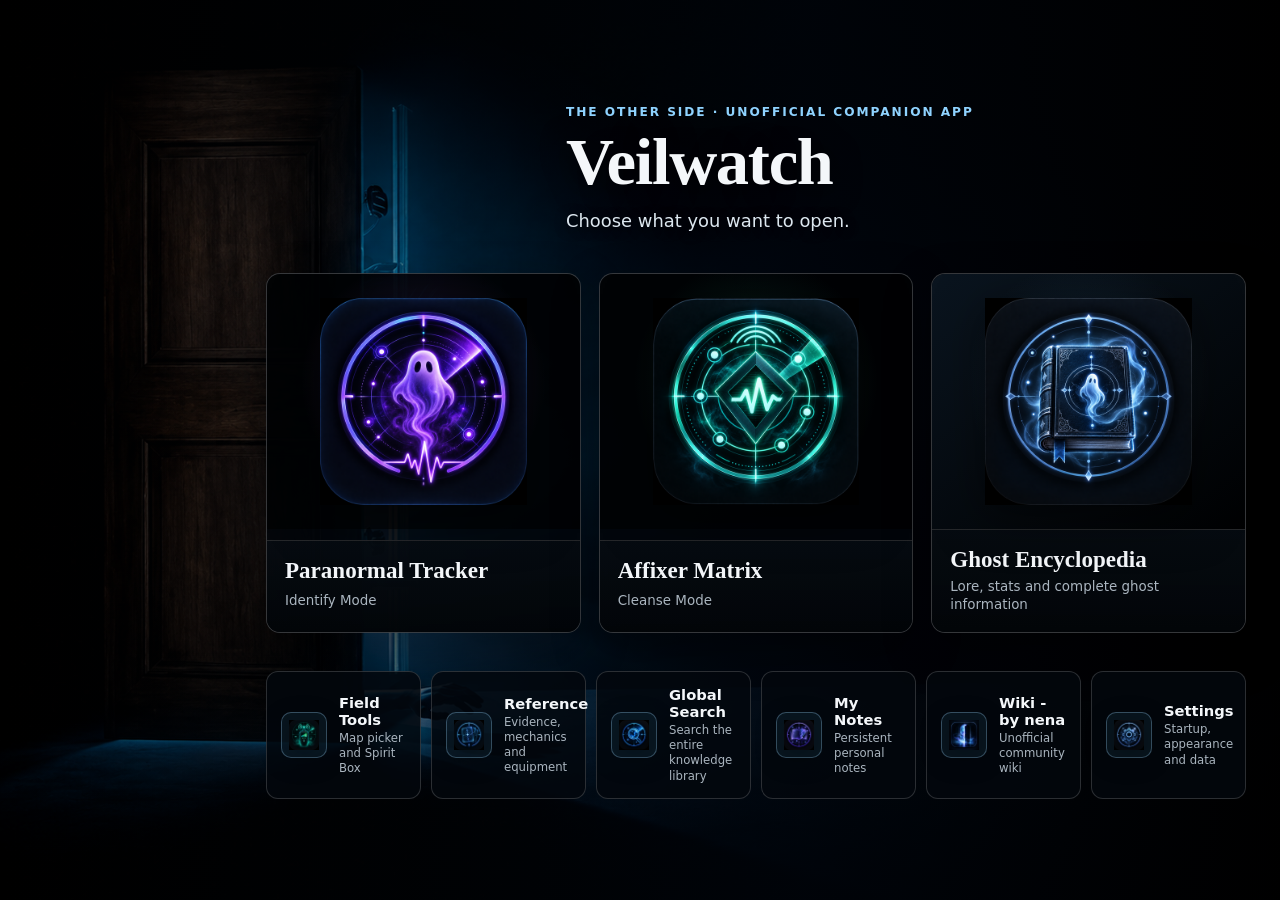
<file: index.html>
<!doctype html>
<html lang="en">
<head>
    <meta charset="utf-8">
    <meta name="viewport" content="width=device-width, initial-scale=1, viewport-fit=cover">
    <meta name="theme-color" content="#05070a">
    <meta name="description" content="Veilwatch — The Other Side unofficial companion app with investigation tools, encyclopedia, notes, and references.">
    <link rel="manifest" href="./manifest.webmanifest">
    <link rel="apple-touch-icon" href="./assets/icons/apple-touch-icon.png">
    <link rel="stylesheet" href="./css/styles.css">
    <title>Veilwatch</title>
</head>
<body>
    <div class="app-shell">
        <aside class="side-nav" aria-label="Primary navigation">
            <div class="brand">
                <strong>Veilwatch</strong>
                <span>The Other Side · Unofficial Companion App</span>
            </div>

            <nav class="nav-list">
                <button class="nav-button" type="button" data-nav-route="home">Home</button>
                <button class="nav-button" type="button" data-nav-route="paranormal-tracker">Paranormal Tracker</button>
                <button class="nav-button" type="button" data-nav-route="affixer-matrix">Affixer Matrix</button>
                <button class="nav-button" type="button" data-nav-route="encyclopedia">Encyclopedia</button>
                <button class="nav-button" type="button" data-nav-route="field-tools">Field Tools</button>
                <button class="nav-button" type="button" data-nav-route="reference">Reference</button>
                <button class="nav-button" type="button" data-nav-route="search">Search</button>
                <button class="nav-button" type="button" data-nav-route="notes">My Notes</button>
            </nav>

            <div class="nav-spacer"></div>

            <nav class="nav-list">
                <button class="nav-button" type="button" data-nav-route="settings">Settings</button>
            </nav>
        </aside>

        <main id="appMain" class="app-main" tabindex="-1"></main>
    </div>

    <nav class="bottom-nav" aria-label="Mobile navigation">
        <button class="nav-button" type="button" data-nav-route="home">Home</button>
        <button class="nav-button" type="button" data-nav-route="paranormal-tracker">Tracker</button>
        <button class="nav-button" type="button" data-nav-route="affixer-matrix">Affixer</button>
        <button class="nav-button" type="button" data-nav-route="encyclopedia">Ghosts</button>
        <button class="nav-button" type="button" id="mobileMoreOpen" aria-haspopup="dialog" aria-controls="mobileMoreDialog">More</button>
    </nav>

    <dialog id="mobileMoreDialog" class="mobile-more-dialog" aria-labelledby="mobileMoreTitle">
        <div class="mobile-more-card">
            <header class="mobile-more-header">
                <div>
                    <span class="eyebrow">Veilwatch</span>
                    <h2 id="mobileMoreTitle">More</h2>
                </div>
                <button class="dialog-close-button" type="button" id="mobileMoreClose">Close</button>
            </header>

            <nav class="mobile-more-links" aria-label="More destinations">
                <button type="button" data-nav-route="field-tools">Field Tools</button>
                <button type="button" data-nav-route="reference">Reference</button>
                <button type="button" data-nav-route="search">Global Search</button>
                <button type="button" data-nav-route="notes">My Notes</button>
                <button type="button" data-nav-route="settings">Settings</button>
            </nav>
        </div>
    </dialog>

    <dialog id="investigationNotesDialog" class="investigation-notes-dialog" aria-labelledby="investigationNotesTitle">
        <form method="dialog" class="investigation-notes-card">
            <header class="investigation-notes-header">
                <div>
                    <span class="eyebrow">Active investigation</span>
                    <h2 id="investigationNotesTitle">Investigation Notes</h2>
                </div>
                <button class="dialog-close-button" type="submit" aria-label="Close investigation notes">Close</button>
            </header>

            <p id="investigationNotesHelp" class="investigation-notes-help"></p>
            <textarea id="investigationNotesBody" class="investigation-notes-textarea" rows="12" maxlength="50000" aria-describedby="investigationNotesHelp investigationNotesStatus" placeholder="Type notes for this investigation..."></textarea>
            <p id="investigationNotesStatus" class="status-message" role="status" aria-live="polite"></p>
        </form>
    </dialog>

    <script src="./app-config.js"></script>
    <script src="./js/storage.js"></script>
    <script src="./js/notes.js"></script>
    <script src="./js/backup.js"></script>
    <script src="./js/tracker-host.js"></script>
    <script src="./js/knowledge-data.js"></script>
    <script src="./js/search.js"></script>
    <script src="./js/app-updates.js"></script>
    <script src="./js/app.js"></script>
</body>
</html>
</file>
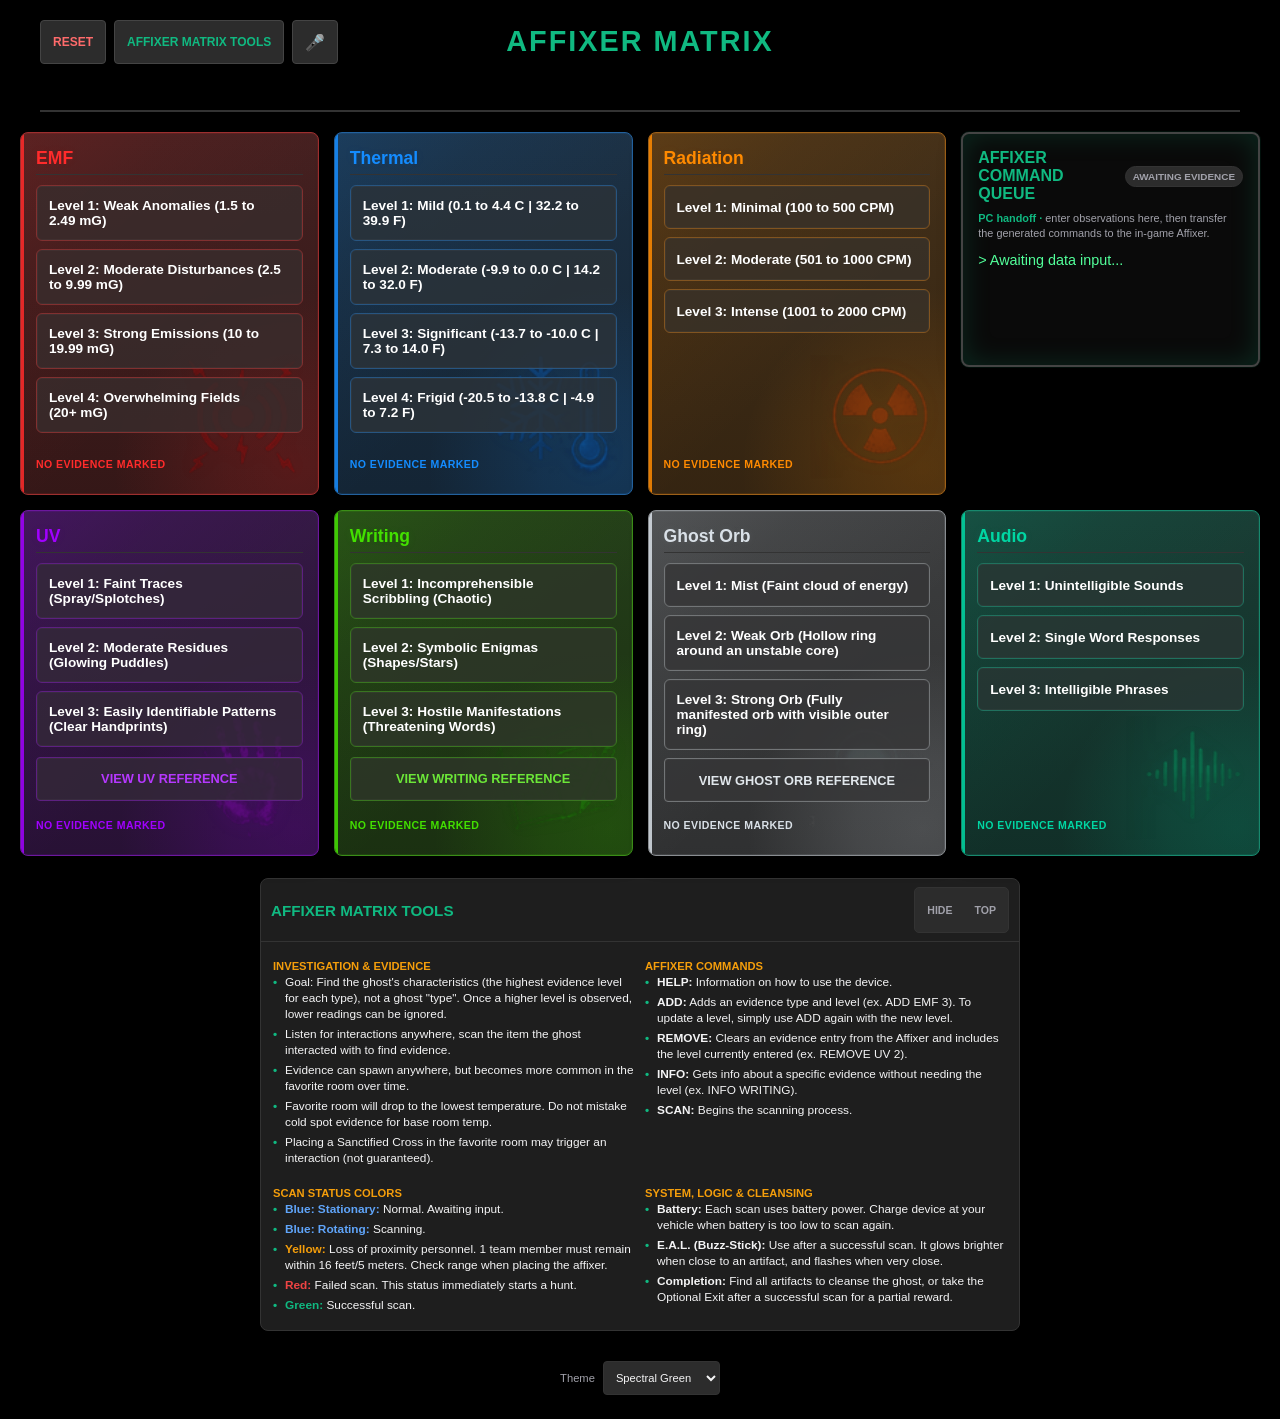
<file: trackers/affixer-matrix/cleanse.html>
<!DOCTYPE html>
<html lang="en">
<head>

<!--
Affixer Matrix 1.4.1
Structured source edition

Source map
  CSS-01  Theme variables and global defaults
  CSS-02  Header and global controls
  CSS-03  Main workspace and evidence controls
  CSS-04  Command queue and field reference foundations
  CSS-05  Navigation, footer, modal, and gallery foundations
  CSS-06  Theme selector, evidence states, and queue status
  CSS-07  Queue prioritization and compact-section controls
  CSS-08  Investigation grid and tabbed field notes
  CSS-09  Sticky queue and tablet/mobile placement
  CSS-10  Compact field-note controls and expanded reference mode
  CSS-11  Collision-safe header and collapsed-state precedence

  HTML-01 Header and global controls
  HTML-02 Investigation workspace
  HTML-03 Field notes reference workspace
  HTML-04 Footer and theme control
  HTML-05 Visual reference dialogs

  JS-01   Product data and reference assets
  JS-02   Live state, evidence colors, and themes
  JS-03   DOM, clipboard, and theme helpers
  JS-04   Voice recognition
  JS-05   Field notes and navigation
  JS-06   Voice command parsing
  JS-07   Install experience and service worker
  JS-08   Queue handoff and responsive workspace state
  JS-09   Map selector and random wheel
  JS-10   Evidence workspace and command rendering
  JS-11   Reset and visual reference dialogs
  JS-12   Dialog keyboard controls and startup

Notes
  - Section labels are for navigation.
  - CSS cascade order and JavaScript dependency order are preserved.
  - Machine-facing Affixer commands remain unchanged; Veilwatch tracker identities and storage keys are migrated to the current names.
-->

    <meta charset="UTF-8">
    <meta name="viewport" content="width=device-width, initial-scale=1.0">
    <title>Affixer Matrix - The Other Side</title>
    <meta name="theme-color" content="#10b981">
    <meta name="apple-mobile-web-app-capable" content="yes">
    <meta name="apple-mobile-web-app-status-bar-style" content="black">
    <meta name="apple-mobile-web-app-title" content="Affixer Matrix">
    <link rel="manifest" href="./manifest.webmanifest">
    <link rel="apple-touch-icon" href="./icons/apple-touch-icon.png">

    <style>
/* =====================================================================
[CSS-01] THEME VARIABLES + GLOBAL DEFAULTS
Theme tokens, reset rules, body defaults, and legacy visibility state.
===================================================================== */
:root {
    --bg-dark: #000000;
    --bg-panel: #1e1e1e;
    --bg-btn: #2c2c2c;
    --text-main: #f4f4f5;
    --text-dim: #a1a1aa;
    --accent: #10b981;
    --warning: #f59e0b;
    --danger: #ef4444;
    --status-blue: #60a5fa;
    --status-yellow: #f59e0b;
    --status-red: #ef4444;
    --status-green: #10b981;
    --border: #333333;
    --accent-rgb: 16, 185, 129;
    --terminal-text: #52ff9a;
    --terminal-glow: rgba(16, 185, 129, 0.18);
    --wheel-1: #26322f;
    --wheel-2: #192522;
    --wheel-3: #31423d;
    --wheel-4: #202d29;
}

:root[data-theme="uv-violet"] {
    --bg-dark: #09060f;
    --bg-panel: #1b1325;
    --bg-btn: #2a1d3a;
    --text-main: #f8f4ff;
    --text-dim: #b7a9c9;
    --accent: #a855f7;
    --accent-rgb: 168,85,247;
    --border: #3b2a4d;
    --terminal-text: #d8b4fe;
    --terminal-glow: rgba(168,85,247,.18);
    --wheel-1: #2b1b3d;
    --wheel-2: #1d132a;
    --wheel-3: #38234f;
    --wheel-4: #241731;
}

:root[data-theme="cold-spot"] {
    --bg-dark: #031019;
    --bg-panel: #0b1f2b;
    --bg-btn: #123043;
    --text-main: #edfaff;
    --text-dim: #9fc5d5;
    --accent: #38bdf8;
    --accent-rgb: 56,189,248;
    --border: #1d4559;
    --terminal-text: #7dd3fc;
    --terminal-glow: rgba(56,189,248,.18);
    --wheel-1: #113244;
    --wheel-2: #0a2432;
    --wheel-3: #174158;
    --wheel-4: #0d2b3b;
}

:root[data-theme="radiation"] {
    --bg-dark: #080d04;
    --bg-panel: #16200d;
    --bg-btn: #263417;
    --text-main: #f7ffe9;
    --text-dim: #b6c99d;
    --accent: #a3e635;
    --accent-rgb: 163,230,53;
    --border: #354a20;
    --terminal-text: #bef264;
    --terminal-glow: rgba(163,230,53,.18);
    --wheel-1: #26351a;
    --wheel-2: #1b2711;
    --wheel-3: #324723;
    --wheel-4: #202e16;
}

:root[data-theme="amber-terminal"] {
    --bg-dark: #100b02;
    --bg-panel: #241909;
    --bg-btn: #352611;
    --text-main: #fff8e8;
    --text-dim: #c7b184;
    --accent: #f59e0b;
    --accent-rgb: 245,158,11;
    --border: #4b3516;
    --terminal-text: #fbbf24;
    --terminal-glow: rgba(245,158,11,.18);
    --wheel-1: #3a2913;
    --wheel-2: #281c0c;
    --wheel-3: #4a3518;
    --wheel-4: #30220f;
}

:root[data-theme="blood-moon"] {
    --bg-dark: #100305;
    --bg-panel: #26090e;
    --bg-btn: #3a1018;
    --text-main: #fff2f4;
    --text-dim: #cf9aa3;
    --accent: #fb7185;
    --accent-rgb: 251,113,133;
    --border: #541823;
    --terminal-text: #fda4af;
    --terminal-glow: rgba(251,113,133,.18);
    --wheel-1: #3c1019;
    --wheel-2: #2a0b11;
    --wheel-3: #501723;
    --wheel-4: #330e16;
}

:root[data-theme="ghost-orb"] {
    --bg-dark: #0d0710;
    --bg-panel: #211127;
    --bg-btn: #32183b;
    --text-main: #fff5ff;
    --text-dim: #c8a5ce;
    --accent: #ff66cc;
    --accent-rgb: 255,102,204;
    --border: #4d2458;
    --terminal-text: #ff9ade;
    --terminal-glow: rgba(255,102,204,.18);
    --wheel-1: #35183d;
    --wheel-2: #26112d;
    --wheel-3: #482052;
    --wheel-4: #2e1536;
}

:root[data-theme="monochrome"] {
    --bg-dark: #050505;
    --bg-panel: #171717;
    --bg-btn: #292929;
    --text-main: #f5f5f5;
    --text-dim: #a3a3a3;
    --accent: #e5e5e5;
    --accent-rgb: 229,229,229;
    --border: #3f3f46;
    --terminal-text: #e5e5e5;
    --terminal-glow: rgba(229,229,229,.12);
    --wheel-1: #2f2f2f;
    --wheel-2: #202020;
    --wheel-3: #3b3b3b;
    --wheel-4: #272727;
}

* {
    box-sizing: border-box;
    margin: 0;
    padding: 0;
    font-family: 'Segoe UI', Tahoma, Geneva, Verdana, sans-serif;
    -webkit-tap-highlight-color: transparent;
}

body {
    background-color: var(--bg-dark);
    color: var(--text-main);
    display: flex;
    flex-direction: column;
    align-items: center;
    padding: 20px;
    min-height: 100vh;
    touch-action: pan-x pan-y pinch-zoom;
}

/* Temporarily hidden until the reworked difficulty/custom settings are remapped. */

.legacy-difficulty-ui {
    display: none !important;
}

/* =====================================================================
[CSS-02] HEADER + GLOBAL CONTROLS
Header actions, install/voice controls, and primary status text.
===================================================================== */
header {
    width: 100%;
    max-width: 1200px;
    text-align: center;
    margin-bottom: 20px;
    border-bottom: 2px solid var(--border);
    padding-bottom: 15px;
    position: relative;
}

h1 {
    font-size: 1.8rem;
    letter-spacing: 2px;
    text-transform: uppercase;
    color: var(--accent);
}

.header-btn-group {
    position: absolute;
    left: 0;
    top: 50%;
    transform: translateY(-50%);
    display: flex;
    gap: 8px;
    align-items: center;
}

.hdr-btn {
    background: #2c2c2c;
    border: 1px solid #444;
    color: #ff6b6b;
    font-weight: bold;
    cursor: pointer;
    border-radius: 4px;
    transition: 0.2s;
    text-transform: uppercase;
    font-size: 0.75rem;
    padding: 6px 12px;
    min-height: 44px;
    display: inline-flex;
    align-items: center;
    justify-content: center;
    user-select: none;
}

.hdr-btn:hover {
    background: #333;
    border-color: var(--danger);
    color: var(--danger);
}

.hdr-btn.install-btn {
    color: var(--accent);
    border-color: rgba(16, 185, 129, 0.55);
}

.hdr-btn.install-btn:hover {
    background: rgba(16, 185, 129, 0.12);
    border-color: var(--accent);
    color: #ffffff;
}

.hdr-btn.install-btn[hidden] {
    display: none !important;
}

.apple-install-note {
    margin-top: 8px;
    padding: 7px 10px;
    border: 1px solid rgba(16, 185, 129, 0.45);
    border-radius: 5px;
    background: rgba(16, 185, 129, 0.08);
    color: #ffffff;
    font-size: 0.75rem;
    line-height: 1.35;
}

.apple-install-note[hidden] {
    display: none !important;
}

.hdr-btn.mic-btn {
    color: #ffffff;
    font-size: 1rem;
}

.hdr-btn.mic-btn.listening {
    background: rgba(239, 68, 68, 0.2);
    border-color: #ef4444;
    color: #ef4444;
    animation: pulse-mic 1.5s infinite;
}

@keyframes pulse-mic {
    0% {
        box-shadow: 0 0 0 0 rgba(239, 68, 68, 0.4);
    }

    70% {
        box-shadow: 0 0 0 8px rgba(239, 68, 68, 0);
    }

    100% {
        box-shadow: 0 0 0 0 rgba(239, 68, 68, 0);
    }
}

.voice-status {
    font-size: 0.75rem;
    color: var(--accent);
    font-style: italic;
    min-height: 14px;
    text-align: center;
    margin-top: 5px;
}

/* =====================================================================
[CSS-03] MAIN WORKSPACE + EVIDENCE CONTROLS
Core layout, evidence cards, map filters, and evidence-level controls.
===================================================================== */
.difficulty-container {
    display: flex;
    gap: 10px;
    width: 100%;
    max-width: 1200px;
    margin-bottom: 20px;
    flex-wrap: wrap;
}

.diff-btn {
    flex: 1;
    padding: 12px;
    background: var(--bg-panel);
    border: 1px solid var(--border);
    color: #ffffff;
    font-weight: bold;
    cursor: pointer;
    border-radius: 6px;
    text-transform: uppercase;
    font-size: 0.9rem;
    transition: 0.2s;
    min-width: 150px;
    min-height: 44px;
}

.diff-btn:hover {
    border-color: #555;
    background: #252525;
}

.diff-btn.active {
    border-color: var(--accent);
    color: var(--accent);
    background: rgba(16, 185, 129, 0.1);
}

.main-layout {
    display: flex;
    gap: 20px;
    width: 100%;
    max-width: 1200px;
    align-items: flex-start;
}

.col-left {
    flex: 2;
    display: flex;
    flex-direction: column;
    gap: 20px;
    min-width: 600px;
}

.col-right {
    flex: 1;
    display: flex;
    flex-direction: column;
    gap: 20px;
    min-width: 300px;
}

.evidence-grid {
    display: grid;
    grid-template-columns: repeat(3, 1fr);
    gap: 15px;
    width: 100%;
}

.evidence-card {
    background: var(--bg-panel);
    border: 1px solid var(--border);
    border-radius: 8px;
    padding: 15px;
    display: flex;
    flex-direction: column;
    box-shadow: 0 4px 6px rgba(0,0,0,0.3);
}

.ev-title {
    font-size: 1.1rem;
    font-weight: bold;
    color: var(--text-main);
    margin-bottom: 10px;
    border-bottom: 1px solid var(--border);
    padding-bottom: 5px;
}

.visual-btn {
    background: var(--bg-btn);
    border: 1px solid var(--border);
    color: var(--accent);
    padding: 10px;
    border-radius: 4px;
    cursor: pointer;
    font-size: 0.8rem;
    margin-top: auto;
    width: 100%;
    transition: 0.2s;
    font-weight: bold;
    text-transform: uppercase;
    min-height: 44px;
}

.visual-btn:hover {
    background: #333;
    border-color: var(--accent);
}

.map-filter-controls {
    width: 100%;
    margin-top: 4px;
}

.map-filter-header {
    display: flex;
    justify-content: space-between;
    align-items: center;
    gap: 8px;
    margin-bottom: 7px;
}

.map-selection-count {
    color: var(--text-main);
    font-size: 0.68rem;
    font-weight: 600;
    text-align: left;
}

.map-filter-actions {
    display: flex;
    gap: 5px;
    flex-shrink: 0;
}

.map-filter-action {
    background: var(--bg-btn);
    border: 1px solid #444;
    color: #ffffff;
    border-radius: 4px;
    padding: 5px 8px;
    min-height: 34px;
    font-size: 0.62rem;
    font-weight: bold;
    text-transform: uppercase;
    cursor: pointer;
    transition: 0.2s;
}

.map-filter-action:hover {
    background: #333;
    border-color: var(--accent);
}

.map-filter-action:disabled {
    opacity: 0.4;
    cursor: not-allowed;
}

.map-toggle-grid {
    display: grid;
    grid-template-columns: repeat(2, minmax(0, 1fr));
    gap: 6px;
}

.map-toggle-btn {
    min-height: 40px;
    padding: 5px 6px;
    border-radius: 5px;
    border: 1px solid #444;
    background: #181818;
    color: var(--text-dim);
    font-size: 0.64rem;
    line-height: 1.15;
    font-weight: 600;
    cursor: pointer;
    transition: 0.2s;
    overflow-wrap: anywhere;
}

.map-toggle-btn:hover {
    background: var(--bg-btn);
    color: #ffffff;
}

.map-toggle-btn.active {
    border-color: var(--accent);
    color: var(--accent);
    background: rgba(16, 185, 129, 0.1);
}

.map-toggle-btn:not(.active) {
    text-decoration: line-through;
    text-decoration-color: var(--danger);
    opacity: 0.55;
}

.map-toggle-btn:disabled {
    cursor: not-allowed;
    opacity: 0.35;
}

.map-toggle-btn.active:disabled {
    opacity: 0.7;
}

.wheel-spin-btn:disabled {
    opacity: 0.4;
    cursor: not-allowed;
}

.level-btn {
    width: 100%;
    padding: 12px;
    margin-bottom: 8px;
    background: var(--bg-btn);
    border: 1px solid var(--border);
    color: #ffffff;
    cursor: pointer;
    text-align: left;
    border-radius: 6px;
    font-size: 0.85rem;
    font-weight: 600;
    transition: 0.2s;
    min-height: 44px;
}

.level-btn:hover {
    background: #333;
    border-color: #555;
}

.level-btn.selected {
    border-color: var(--accent);
    background: rgba(16, 185, 129, 0.15);
    color: #fff;
}

/* =====================================================================
[CSS-04] COMMAND QUEUE + FIELD REFERENCE FOUNDATIONS
Terminal, artifact notes, field-note copy, and phrase tags.
===================================================================== */
.terminal-box, .info-box {
    background: var(--bg-panel);
    border: 1px solid var(--border);
    border-radius: 8px;
    padding: 15px;
    box-shadow: 0 4px 6px rgba(0,0,0,0.3);
    width: 100%;
}

.terminal-box {
    background: #0a0a0a;
    border: 2px solid #444;
    font-family: 'Consolas', monospace;
    position: relative;
}

.terminal-header {
    color: var(--accent);
    font-weight: bold;
    margin-bottom: 10px;
    text-transform: uppercase;
    font-family: 'Segoe UI', sans-serif;
    display: flex;
    justify-content: space-between;
    align-items: center;
}

.terminal-output {
    color: #00ff00;
    line-height: 1.5;
    font-size: 0.9rem;
    min-height: 100px;
}

.terminal-line-row {
    display: flex;
    justify-content: space-between;
    align-items: center;
    margin-bottom: 6px;
    gap: 8px;
}

.cmd-copy-btn {
    background: #1e1e1e;
    border: 1px solid #444;
    color: var(--accent);
    font-size: 0.7rem;
    font-weight: bold;
    padding: 3px 8px;
    border-radius: 4px;
    cursor: pointer;
    transition: 0.2s;
    font-family: 'Segoe UI', sans-serif;
    flex-shrink: 0;
}

.cmd-copy-btn:hover {
    background: #333;
    border-color: var(--accent);
}

.artifact-note-row {
    display: flex;
    justify-content: space-between;
    font-size: 0.9rem;
    font-weight: bold;
    padding: 8px 12px;
    background: var(--bg-btn);
    border: 1px solid var(--border);
    border-radius: 4px;
    margin-bottom: 6px;
}

.artifact-note-row:last-child {
    margin-bottom: 0;
}

.info-box h3 {
    font-size: 1.1rem;
    color: var(--accent);
    margin-bottom: 10px;
    border-bottom: 1px solid var(--border);
    padding-bottom: 5px;
    text-transform: uppercase;
}

.fieldnotes-grid {
    display: grid;
    grid-template-columns: 1fr 1fr;
    gap: 15px;
}

.rules-content {
    font-size: 0.78rem;
    color: var(--text-main);
    line-height: 1.4;
    list-style-type: none;
    padding-left: 0;
    margin-bottom: 0;
}

.rules-content li {
    margin-bottom: 6px;
    padding-left: 12px;
    position: relative;
}

.rules-content li::before {
    content: "•";
    color: var(--accent);
    position: absolute;
    left: 0;
    font-weight: bold;
}

.rules-category {
    color: var(--warning);
    font-weight: bold;
    font-size: 0.75rem;
    text-transform: uppercase;
    display: block;
    margin-top: 8px;
    margin-bottom: 4px;
}

.rules-category:first-child {
    margin-top: 0;
}

.phrase-grid {
    display: flex;
    flex-wrap: wrap;
    gap: 6px;
    align-content: flex-start;
}

.phrase-tag {
    background: var(--bg-btn);
    border: 1px solid #444;
    color: var(--text-dim);
    font-size: 0.75rem;
    padding: 4px 6px;
    border-radius: 4px;
    font-family: 'Consolas', monospace;
    user-select: text;
}

/* =====================================================================
[CSS-05] NAVIGATION + FOOTER + VISUAL REFERENCE FOUNDATIONS
Jump navigation, footer, modal gallery, and lightbox behavior.
===================================================================== */
.mobile-jump-nav {
    display: none;
    width: 100%;
    max-width: 1200px;
    gap: 8px;
    flex-wrap: wrap;
    justify-content: center;
}

.jump-btn {
    flex: 1 1 120px;
    max-width: 220px;
    min-height: 44px;
    padding: 8px 12px;
    background: var(--bg-btn);
    border: 1px solid var(--border);
    border-radius: 4px;
    color: var(--accent);
    cursor: pointer;
    font-size: 0.75rem;
    font-weight: bold;
    text-transform: uppercase;
}

.jump-btn:hover {
    background: #333;
    border-color: var(--accent);
}

.footer-link {
    font-size: 0.7rem;
    color: #ffffff;
    text-align: center;
    margin-top: 5px;
    margin-bottom: 5px;
}

.footer-link a {
    color: var(--accent);
    text-decoration: none;
    font-weight: bold;
}

.footer-link a:hover {
    text-decoration: underline;
}

.footer-container {
    margin-top: 20px;
    width: 100%;
    display: flex;
    flex-direction: column;
    align-items: center;
}

.modal {
    display: none;
    position: fixed;
    z-index: 100;
    left: 0;
    top: 0;
    width: 100%;
    height: 100%;
    background-color: rgba(0,0,0,0.95);
    flex-direction: column;
    align-items: center;
    justify-content: flex-start;
    padding-top: 50px;
    overflow-y: auto;
}

.modal.active {
    display: flex;
}

.close-modal {
    position: fixed;
    top: 20px;
    right: 30px;
    color: #fff;
    font-size: 40px;
    font-weight: bold;
    cursor: pointer;
    transition: 0.2s;
    z-index: 101;
    background: transparent;
    border: 0;
    padding: 0 6px;
    line-height: 1;
    min-width: 44px;
    min-height: 44px;
}

.close-modal:focus-visible {
    outline: 2px solid var(--accent);
    outline-offset: 3px;
    border-radius: 4px;
}

.close-modal:hover {
    color: var(--danger);
}

.modal-content-container {
    width: 90%;
    max-width: 1000px;
    margin-bottom: 50px;
}

.modal-title {
    color: var(--accent);
    font-size: 2rem;
    font-weight: bold;
    text-transform: uppercase;
    letter-spacing: 2px;
    text-align: center;
    margin-bottom: 30px;
    border-bottom: 2px solid var(--border);
    padding-bottom: 10px;
}

.gallery-level-section {
    margin-bottom: 40px;
    background: var(--bg-panel);
    border: 1px solid var(--border);
    border-radius: 8px;
    padding: 20px;
}

.gallery-level-title {
    font-size: 1.2rem;
    color: #fff;
    margin-bottom: 15px;
    font-weight: bold;
}

.gallery-grid {
    display: grid;
    grid-template-columns: repeat(auto-fill, minmax(120px, 1fr));
    gap: 10px;
    justify-items: center;
}

.compact-gallery-levels-grid {
    display: grid;
    grid-template-columns: repeat(3,minmax(0,1fr));
    gap: 14px;
    margin-bottom: 18px;
    align-items: start;
}

.compact-gallery-levels-grid .gallery-level-section {
    margin-bottom: 0;
    padding: 15px;
}

.compact-gallery-levels-grid .gallery-level-title {
    font-size: 1rem;
    margin-bottom: 10px;
}

.compact-gallery-levels-grid .gallery-grid {
    grid-template-columns: repeat(auto-fit,minmax(100px,140px));
    justify-content: start;
    justify-items: start;
}

.compact-gallery-levels-grid .gallery-enlarge-hint {
    margin-top: 8px;
    text-align: left;
}

.ghost-orb-animation-section {
    margin-bottom: 20px;
}

.ghost-orb-animation-wrap {
    display: flex;
    justify-content: center;
}

.ghost-orb-animation-button {
    width: min(100%,720px);
    max-width: 720px;
}

.ghost-orb-animation-button .gallery-img {
    width: 100%;
}

@media (max-width:760px) {
    .compact-gallery-levels-grid {
        grid-template-columns: repeat(3,minmax(0,1fr));
        gap: 6px;
    }

    .compact-gallery-levels-grid .gallery-level-section {
        min-width: 0;
        padding: 8px;
    }

    .compact-gallery-levels-grid .gallery-level-title {
        font-size: .72rem;
        line-height: 1.15;
        margin-bottom: 7px;
        overflow-wrap: anywhere;
    }

    .compact-gallery-levels-grid .gallery-grid {
        grid-template-columns: 1fr;
        gap: 6px;
        justify-content: stretch;
        justify-items: stretch;
    }

    .compact-gallery-levels-grid .gallery-image-button {
        width: 100%;
        max-width: none;
    }

    .compact-gallery-levels-grid .gallery-enlarge-hint {
        font-size: .58rem;
        line-height: 1.2;
        text-align: center;
    }
}

.gallery-image-button {
    width: 100%;
    max-width: 160px;
    padding: 0;
    border: 1px solid #444;
    border-radius: 4px;
    background: transparent;
    cursor: zoom-in;
    overflow: hidden;
    line-height: 0;
}

.gallery-image-button:hover {
    border-color: var(--accent);
    box-shadow: 0 0 0 1px rgba(var(--accent-rgb),.18);
}

.gallery-image-button:focus-visible {
    outline: 2px solid var(--accent);
    outline-offset: 3px;
}

.gallery-img {
    display: block;
    width: 100%;
    height: auto;
    border: 0;
    border-radius: 3px;
    object-fit: cover;
}

.gallery-enlarge-hint {
    width: 100%;
    margin-top: 10px;
    color: var(--text-dim);
    font-size: .7rem;
    text-align: center;
    font-style: italic;
}

.image-lightbox {
    display: none;
    position: fixed;
    inset: 0;
    z-index: 250;
    background: rgba(0,0,0,.97);
    align-items: center;
    justify-content: center;
    padding: 64px 18px 24px;
}

.image-lightbox.active {
    display: flex;
}

.image-lightbox-inner {
    max-width: 100%;
    max-height: 100%;
    display: flex;
    align-items: center;
    justify-content: center;
}

.image-lightbox-img {
    display: block;
    max-width: 95vw;
    max-height: 88vh;
    width: auto;
    height: auto;
    object-fit: contain;
    border: 1px solid #555;
    border-radius: 6px;
    box-shadow: 0 10px 40px rgba(0,0,0,.6);
    touch-action: pan-x pan-y pinch-zoom;
}

.image-lightbox-close {
    position: fixed;
    top: 14px;
    right: 18px;
    z-index: 251;
    width: 48px;
    height: 48px;
    border: 0;
    background: transparent;
    color: #fff;
    font-size: 42px;
    line-height: 1;
    cursor: pointer;
    border-radius: 6px;
}

.image-lightbox-close:hover {
    color: var(--danger);
}

.image-lightbox-close:focus-visible {
    outline: 2px solid var(--accent);
    outline-offset: 3px;
}

/* =====================================================================
[CSS-06] THEME SELECTOR + EVIDENCE STATES + QUEUE STATUS
Theme picker, evidence state accents, command state, and related responsive rules.
===================================================================== */
@media (prefers-reduced-motion: reduce) {
    html {
        scroll-behavior: auto;
    }

    .hdr-btn.mic-btn.listening {
        animation: none;
    }
}

.theme-picker {
    width: 100%;
    max-width: 1200px;
    margin: -10px auto 18px;
    padding: 10px;
    display: grid;
    grid-template-columns: repeat(4,minmax(0,1fr));
    gap: 7px;
    background: var(--bg-panel);
    border: 1px solid var(--border);
    border-radius: 8px;
    box-shadow: 0 5px 18px rgba(0,0,0,.28);
}

.theme-picker[hidden] {
    display: none !important;
}

.theme-option {
    min-height: 38px;
    padding: 7px 8px;
    border: 1px solid var(--border);
    border-radius: 5px;
    background: var(--bg-btn);
    color: var(--text-main);
    cursor: pointer;
    font-size: .7rem;
    font-weight: 700;
    text-transform: uppercase;
    transition: .18s;
}

.theme-option:hover, .theme-option.active {
    border-color: var(--accent);
    color: var(--accent);
    box-shadow: 0 0 0 1px rgba(var(--accent-rgb),.14);
}

.theme-option:focus-visible, .clear-evidence-btn:focus-visible, .cmd-copy-btn:focus-visible, .hdr-btn:focus-visible, .level-btn:focus-visible {
    outline: 2px solid var(--accent);
    outline-offset: 2px;
}

.evidence-card {
    position: relative;
    overflow: hidden;
}

.evidence-card::before {
    content: "";
    position: absolute;
    inset: 0 auto 0 0;
    width: 3px;
    background: var(--evidence-color,var(--accent));
    opacity: .85;
}

.evidence-card .ev-title {
    color: var(--evidence-color,var(--text-main));
    text-shadow: 0 0 10px rgba(var(--evidence-rgb,var(--accent-rgb)), .08);
}

/* In-game evidence icon watermark. Decorative only; controls and logic remain unchanged. */
.evidence-card.has-evidence-watermark {
    isolation: isolate;
    background-image:
        radial-gradient(circle at right 22px bottom 26px, rgba(var(--evidence-rgb,var(--accent-rgb)), .16) 0, rgba(var(--evidence-rgb,var(--accent-rgb)), .12) 16%, rgba(0,0,0,0) 42%),
        linear-gradient(135deg, rgba(var(--evidence-rgb,var(--accent-rgb)), .14) 0%, rgba(var(--evidence-rgb,var(--accent-rgb)), .06) 24%, rgba(0,0,0,0) 58%),
        linear-gradient(180deg, color-mix(in srgb, var(--bg-panel) 84%, var(--evidence-color) 16%), color-mix(in srgb, #141414 86%, var(--evidence-color) 14%));
    background-repeat: no-repeat, no-repeat, no-repeat;
    background-position: center, center, center;
    background-size: auto, auto, auto;
    border-color: color-mix(in srgb, var(--evidence-color) 52%, var(--border));
    box-shadow: inset 0 0 0 1px rgba(var(--evidence-rgb,var(--accent-rgb)), .10), 0 8px 18px rgba(0,0,0,.26);
}

.evidence-card.has-evidence-watermark::after {
    content: "";
    position: absolute;
    inset: 0;
    z-index: 0;
    pointer-events: none;
    background-image: var(--evidence-bg-image);
    background-repeat: no-repeat;
    background-position: right 10px bottom 12px;
    background-size: clamp(112px, 44%, 176px) auto;
    opacity: 0.34;
    filter: saturate(1.45) brightness(1.18) contrast(1.12) drop-shadow(0 0 10px rgba(var(--evidence-rgb,var(--accent-rgb)), .18));
}

.evidence-card.has-evidence-watermark > * {
    position: relative;
    z-index: 1;
}

.evidence-card.has-evidence-watermark .level-btn,
.evidence-card.has-evidence-watermark .visual-btn {
    background: color-mix(in srgb, var(--bg-btn) 78%, rgba(var(--evidence-rgb,var(--accent-rgb)), .22));
    border-color: color-mix(in srgb, var(--border) 62%, var(--evidence-color) 38%);
    box-shadow: inset 0 0 0 1px rgba(255,255,255,.03);
}

.evidence-card.has-evidence-watermark .level-btn:hover,
.evidence-card.has-evidence-watermark .visual-btn:hover {
    background: color-mix(in srgb, var(--bg-btn) 70%, rgba(var(--evidence-rgb,var(--accent-rgb)), .30));
    border-color: color-mix(in srgb, var(--evidence-color) 68%, #ffffff 32%);
}

.evidence-card.has-evidence-watermark .level-btn.selected {
    color: #ffffff;
    background: linear-gradient(180deg, rgba(var(--evidence-rgb,var(--accent-rgb)),.34), rgba(var(--evidence-rgb,var(--accent-rgb)),.22));
    border-color: var(--evidence-color);
    box-shadow: inset 0 0 0 1px rgba(255,255,255,.08), 0 0 14px rgba(var(--evidence-rgb,var(--accent-rgb)), .18);
}

.evidence-card.has-evidence-watermark .visual-btn {
    color: color-mix(in srgb, var(--evidence-color) 78%, #ffffff 22%);
}

.evidence-card.has-evidence-watermark .visual-btn:hover {
    color: #ffffff;
}

@media (max-width: 500px) {
    .evidence-card.has-evidence-watermark::after {
        background-size: clamp(108px, 42%, 160px) auto;
        opacity: 0.28;
    }
}

.level-btn.selected {
    border-color: var(--evidence-color,var(--accent));
    background: linear-gradient(180deg, rgba(var(--evidence-rgb,var(--accent-rgb)),.28), rgba(var(--evidence-rgb,var(--accent-rgb)),.18));
    box-shadow: inset 0 0 0 1px rgba(var(--evidence-rgb,var(--accent-rgb)),.18), 0 0 14px rgba(var(--evidence-rgb,var(--accent-rgb)),.10);
}

.level-btn.lower-locked {
    opacity: .42;
    cursor: not-allowed;
    text-decoration: line-through;
    text-decoration-thickness: 1px;
}

.evidence-card-footer {
    margin-top: auto;
    padding-top: 7px;
    display: flex;
    align-items: center;
    justify-content: space-between;
    gap: 8px;
    min-height: 38px;
}

.highest-label {
    color: var(--evidence-color,var(--accent));
    font-size: .66rem;
    font-weight: 800;
    text-transform: uppercase;
    letter-spacing: .04em;
}

.clear-evidence-btn {
    border: 1px solid #555;
    background: transparent;
    color: var(--text-dim);
    min-height: 32px;
    padding: 5px 8px;
    border-radius: 4px;
    font-size: .62rem;
    font-weight: 800;
    text-transform: uppercase;
    cursor: pointer;
}

.clear-evidence-btn:hover {
    border-color: var(--danger);
    color: var(--danger);
}

.terminal-box {
    box-shadow: 0 0 0 1px rgba(var(--accent-rgb),.08), 0 8px 22px rgba(0,0,0,.34), inset 0 0 28px var(--terminal-glow);
    overflow: hidden;
}

.terminal-box::after {
    content: "";
    position: absolute;
    left: 0;
    right: 0;
    top: -35%;
    height: 30%;
    background: linear-gradient(to bottom,transparent,rgba(var(--accent-rgb),.055),transparent);
    pointer-events: none;
    animation: terminalSweep 6s linear infinite;
}

@keyframes terminalSweep {
    to {
        transform: translateY(470%);
    }
}

.terminal-output {
    color: var(--terminal-text);
    position: relative;
    z-index: 1;
}

.scan-status-badge {
    margin-left: auto;
    padding: 4px 7px;
    border: 1px solid var(--border);
    border-radius: 999px;
    color: var(--text-dim);
    background: var(--bg-btn);
    font-size: .62rem;
    white-space: nowrap;
}

.scan-status-badge.ready {
    color: var(--accent);
    border-color: var(--accent);
    background: rgba(var(--accent-rgb),.11);
    box-shadow: 0 0 10px rgba(var(--accent-rgb),.12);
}

.command-row {
    padding: 7px 0;
    border-bottom: 1px dashed rgba(255,255,255,.08);
}

.command-row:last-of-type {
    border-bottom: 0;
}

.command-text-wrap {
    display: flex;
    align-items: center;
    gap: 7px;
    min-width: 0;
}

.command-index {
    color: var(--text-dim);
    font-size: .68rem;
    min-width: 18px;
}

.command-code {
    color: var(--terminal-text);
    font-family: 'Consolas',monospace;
    overflow-wrap: anywhere;
}

.command-actions {
    display: flex;
    gap: 5px;
    flex-shrink: 0;
}

.cmd-copy-btn.copied {
    color: var(--accent);
    border-color: var(--accent);
    background: rgba(var(--accent-rgb),.10);
}

.cmd-remove-btn {
    color: #ff9c9c;
}

.cmd-remove-btn:hover {
    border-color: var(--danger);
    color: var(--danger);
}

.ready-message {
    margin-top: 10px;
    padding: 8px 9px;
    border: 1px solid var(--accent);
    border-radius: 5px;
    background: rgba(var(--accent-rgb),.08);
    color: var(--accent);
    font-weight: 800;
    text-align: center;
    letter-spacing: .03em;
}

@media (prefers-reduced-motion:reduce) {
    .terminal-box::after {
        animation: none !important;
        display: none;
    }
}

@media (max-width:700px) {
    .theme-picker {
        grid-template-columns: repeat(2,minmax(0,1fr));
    }

    .terminal-line-row.command-row {
        align-items: flex-start;
        flex-direction: column;
    }

    .command-actions {
        width: 100%;
    }

    .command-actions .cmd-copy-btn {
        flex: 1;
        min-height: 38px;
    }
}

@media (max-width: 950px) {
    header {
        padding-top: 62px;
        order: 0;
    }

    .header-btn-group {
        top: 0;
        left: 0;
        right: 0;
        transform: none;
        flex-wrap: wrap;
    }

    .mobile-jump-nav {
        display: flex;
    }

    .top-jump-nav {
        order: 1;
        margin-bottom: 20px;
    }

    .main-layout, .col-left, .col-right {
        display: contents;
    }

    .box-terminal {
        order: 2;
    }

    .difficulty-container {
        order: 3;
    }

    .box-evidence {
        order: 4;
    }

    .box-fieldnotes {
        order: 5;
    }

    .box-artifacts {
        order: 6;
    }

    .box-phrases {
        order: 7;
    }

    .box-mappicker {
        order: 8;
    }

    .bottom-jump-nav {
        order: 9;
        margin-top: 20px;
    }

    .footer-container {
        order: 10;
    }

    .box-terminal, .box-evidence, .box-fieldnotes, .box-artifacts, .box-phrases, .box-mappicker {
        width: 100%;
        max-width: 1200px;
        margin-bottom: 20px;
        scroll-margin-top: 12px;
    }

    .difficulty-container {
        scroll-margin-top: 12px;
    }
}

@media (max-width: 768px) {
    .evidence-grid {
        grid-template-columns: repeat(2, 1fr);
    }

    .fieldnotes-grid {
        grid-template-columns: 1fr;
    }
}

@media (max-width: 500px) {
    .evidence-grid {
        grid-template-columns: 1fr;
    }
}

.theme-control {
    display: flex;
    align-items: center;
    justify-content: center;
    gap: 8px;
    margin: 10px auto 4px;
    font-size: .7rem;
    color: var(--text-dim);
}

.theme-select {
    background: var(--bg-btn);
    color: var(--text-main);
    border: 1px solid var(--border);
    border-radius: 4px;
    padding: 5px 8px;
    font-size: .7rem;
    min-height: 34px;
}

.theme-select:focus-visible {
    outline: 2px solid var(--accent);
    outline-offset: 2px;
}

@media (max-width:600px) {
    .command-actions {
        display: none !important;
    }

    .terminal-line-row.command-row {
        flex-direction: row;
        align-items: center;
    }

    .command-text-wrap {
        width: 100%;
    }
}

/* =====================================================================
[CSS-07] QUEUE PRIORITIZATION + COMPACT SECTION CONTROLS
Queue emphasis, collapsible reference sections, and phone/desktop mode hints.
===================================================================== */
.queue-header-main {
    display: flex;
    align-items: center;
    gap: 8px;
    min-width: 0;
}

.queue-mode-hint {
    margin: -2px 0 10px;
    color: var(--text-dim);
    font-family: 'Segoe UI', sans-serif;
    font-size: .68rem;
    line-height: 1.35;
}

.queue-copy-next {
    min-height: 34px;
    padding: 5px 9px;
    border: 1px solid var(--accent);
    border-radius: 4px;
    background: rgba(var(--accent-rgb), .08);
    color: var(--accent);
    font-family: 'Segoe UI', sans-serif;
    font-size: .66rem;
    font-weight: 800;
    text-transform: uppercase;
    cursor: pointer;
}

.queue-copy-next:hover {
    background: rgba(var(--accent-rgb), .16);
}

.queue-copy-next:disabled {
    opacity: .45;
    cursor: not-allowed;
}

.queue-copy-next:focus-visible,
.section-collapse-btn:focus-visible {
    outline: 2px solid var(--accent);
    outline-offset: 2px;
}

.section-title-row {
    display: flex;
    align-items: center;
    justify-content: space-between;
    gap: 10px;
    margin-bottom: 10px;
}

.section-title-row h3 {
    margin: 0;
}

.section-collapse-btn {
    display: none;
    min-height: 36px;
    padding: 5px 9px;
    border: 1px solid var(--border);
    border-radius: 4px;
    background: var(--bg-btn);
    color: var(--text-dim);
    font-size: .65rem;
    font-weight: 800;
    text-transform: uppercase;
    cursor: pointer;
}

.section-collapse-btn:hover {
    border-color: var(--accent);
    color: var(--accent);
}

.compact-section.is-collapsed .collapsible-content {
    display: none;
}

@media (min-width: 951px) {
    .box-terminal {
        position: sticky;
        top: 20px;
        z-index: 5;
    }
}

@media (max-width: 600px) {
    /* Phone is a field-reference/data-gathering mode; PC-only clipboard actions remain hidden. */

    .box-evidence {
        order: 2;
    }

    .box-terminal {
        order: 3;
        position: relative;
        top: auto;
    }

    .difficulty-container {
        order: 4;
    }

    .box-fieldnotes {
        order: 5;
    }

    .box-artifacts {
        order: 6;
    }

    .box-phrases {
        order: 7;
    }

    .box-mappicker {
        order: 8;
    }

    .queue-copy-next {
        display: none !important;
    }

    .queue-mode-hint::before {
        content: "Mobile reference mode · ";
        color: var(--accent);
        font-weight: 800;
    }

    .section-collapse-btn {
        display: inline-flex;
        align-items: center;
        justify-content: center;
    }

    .compact-section {
        padding-top: 12px;
        padding-bottom: 12px;
    }
}

@media (min-width: 601px) {
    .queue-mode-hint::before {
        content: "PC handoff · ";
        color: var(--accent);
        font-weight: 800;
    }
}

/* =====================================================================
[CSS-08] INVESTIGATION GRID + TABBED FIELD NOTES
Evidence-first workspace layout, field-note tabs, map wheel, and responsive stacking.
===================================================================== */
.main-layout {
    display: block !important;
    width: 100%;
    max-width: 1450px;
}

.investigation-workspace {
    width: 100%;
}

.investigation-grid {
    display: grid;
    grid-template-columns: repeat(4,minmax(0,1fr));
    gap: 15px;
    width: 100%;
    align-items: stretch;
}

.investigation-grid > .evidence-card,
.investigation-grid > .investigation-terminal {
    min-width: 0;
    height: 100%;
}

.investigation-terminal {
    margin: 0;
    padding: 15px;
    position: relative !important;
    top: auto !important;
    z-index: 1;
    min-height: 0;
}

.investigation-terminal .terminal-output {
    max-height: 340px;
    overflow-y: auto;
    overscroll-behavior: contain;
    padding-right: 3px;
    scrollbar-width: thin;
}

.investigation-terminal .command-row {
    flex-direction: column;
    align-items: stretch;
}

.investigation-terminal .command-actions {
    width: 100%;
}

.investigation-terminal .command-actions .cmd-copy-btn {
    flex: 1 1 0;
    min-height: 34px;
}

.fieldnotes-shell {
    width: 100%;
    margin-top: 20px;
    padding: 0;
    overflow: hidden;
}

.fieldnotes-header {
    display: flex;
    align-items: end;
    justify-content: space-between;
    gap: 16px;
    padding: 14px 14px 0;
    border-bottom: 1px solid var(--border);
}

.fieldnotes-header h3 {
    margin: 0 0 11px;
    border: 0;
    padding: 0;
    flex-shrink: 0;
}

.fieldnotes-tabs {
    display: flex;
    gap: 4px;
    overflow-x: auto;
    overscroll-behavior-x: contain;
    scrollbar-width: thin;
}

.fieldnotes-tab {
    min-height: 44px;
    padding: 8px 14px;
    border: 1px solid transparent;
    border-bottom: 0;
    border-radius: 6px 6px 0 0;
    background: transparent;
    color: var(--text-dim);
    font-size: .72rem;
    font-weight: 800;
    text-transform: uppercase;
    white-space: nowrap;
    cursor: pointer;
}

.fieldnotes-tab:hover {
    color: var(--text-main);
    background: rgba(var(--accent-rgb),.05);
}

.fieldnotes-tab.active,
.fieldnotes-tab[aria-selected="true"] {
    color: var(--accent);
    border-color: var(--border);
    background: var(--bg-btn);
    box-shadow: inset 0 2px 0 var(--accent);
}

.fieldnotes-tab:focus-visible {
    outline: 2px solid var(--accent);
    outline-offset: -3px;
}

.fieldnotes-tab-panel {
    padding: 16px;
    min-width: 0;
}

.fieldnotes-tab-panel[hidden] {
    display: none !important;
}

.map-picker-panel {
    text-align: center;
}

.map-picker-inner {
    width: min(100%,720px);
    margin: 0 auto;
    display: flex;
    flex-direction: column;
    align-items: center;
}

.map-wheel-wrap {
    position: relative;
    margin: 4px 0 15px;
    width: 100%;
    display: flex;
    justify-content: center;
}

.map-wheel-pointer {
    position: absolute;
    top: -10px;
    left: 50%;
    transform: translateX(-50%);
    width: 0;
    height: 0;
    border-left: 10px solid transparent;
    border-right: 10px solid transparent;
    border-top: 15px solid var(--accent);
    z-index: 5;
}

#wheelCanvas {
    max-width: 100%;
    height: auto;
    border-radius: 50%;
    border: 1px solid var(--border);
    background: #121212;
}

.wheel-spin-btn {
    margin-top: 12px;
    max-width: 360px;
}

.wheel-result {
    margin-top: 10px;
    min-height: 24px;
    color: var(--accent);
    font-size: 1rem;
    font-weight: bold;
}

.fieldnotes-tab-panel .phrase-grid {
    padding: 2px;
}

@media (max-width:1170px) {
    .investigation-grid {
        grid-template-columns: repeat(2,minmax(0,1fr));
    }

    .investigation-terminal .terminal-output {
        max-height: none;
    }
}

@media (max-width:700px) {
    .main-layout {
        display: block !important;
    }

    .investigation-grid {
        grid-template-columns: 1fr;
    }

    /* Phone remains data-gathering/reference mode: all evidence comes first, queue follows. */

    .investigation-grid > .investigation-terminal {
        order: 8 !important;
    }

    .investigation-terminal {
        width: 100%;
        margin: 0;
    }

    .investigation-terminal .terminal-output {
        max-height: none;
        overflow: visible;
    }

    .fieldnotes-shell {
        margin-top: 15px;
    }

    .fieldnotes-header {
        align-items: stretch;
        flex-direction: column;
        gap: 0;
        padding: 12px 12px 0;
    }

    .fieldnotes-header h3 {
        margin-bottom: 8px;
    }

    .fieldnotes-tabs {
        width: 100%;
    }

    .fieldnotes-tab {
        flex: 1 0 auto;
        padding-inline: 10px;
    }

    .fieldnotes-tab-panel {
        padding: 13px 12px 14px;
    }
}

/* =====================================================================
[CSS-09] STICKY QUEUE + TABLET/MOBILE PLACEMENT
Jump navigation, secondary-resource sizing, sticky queue, and breakpoint placement.
===================================================================== */
/* Jump navigation is useful on desktop/tablet too, not only phone. */

.mobile-jump-nav {
    display: flex !important;
    width: min(100%,1080px);
    margin-left: auto;
    margin-right: auto;
    padding-inline: 4px;
}

.top-jump-nav {
    margin-top: 12px;
    margin-bottom: 18px;
}

.bottom-jump-nav {
    margin-top: 18px;
    margin-bottom: 4px;
}

.jump-btn {
    flex: 0 1 180px;
    max-width: 180px;
}

/* Keep secondary resources visually subordinate to the main investigation workspace. */

.fieldnotes-shell {
    width: min(100%,1080px) !important;
    max-width: 1080px;
    margin: 22px auto 0 !important;
}

.fieldnotes-header {
    padding-inline: 14px;
}

.fieldnotes-tabs {
    flex: 0 1 auto;
}

.fieldnotes-tab-panel {
    width: 100%;
}

.fieldnotes-tab-panel .fieldnotes-grid {
    max-width: 1000px;
    margin-inline: auto;
}

.fieldnotes-tab-panel .phrase-grid {
    max-width: 1000px;
    margin-inline: auto;
}

.map-picker-inner {
    width: min(100%,720px);
}

/* Keep the command queue available while evidence scrolls. */

@media (min-width:701px) {
    .investigation-grid {
        align-items: start;
    }

    .investigation-grid > .investigation-terminal {
        position: sticky !important;
        top: 20px !important;
        align-self: start !important;
        height: auto !important;
        z-index: 6;
    }
}

/* Tablet: keep the queue in the first row instead of letting source order place it below Thermal. */

@media (min-width:701px) and (max-width:1170px) {
    .investigation-grid {
        grid-template-columns: repeat(2,minmax(0,1fr)) !important;
        gap: 15px;
    }

    .investigation-grid > .evidence-card[data-evidence-type="EMF"] {
        grid-column: 1;
        grid-row: 1;
    }

    .investigation-grid > .investigation-terminal {
        grid-column: 2;
        grid-row: 1;
        order: 0 !important;
    }

    .investigation-grid > .evidence-card[data-evidence-type="Thermal"] {
        grid-column: 1;
        grid-row: 2;
    }

    .investigation-grid > .evidence-card[data-evidence-type="Radiation"] {
        grid-column: 2;
        grid-row: 2;
    }

    .investigation-grid > .evidence-card[data-evidence-type="UV"] {
        grid-column: 1;
        grid-row: 3;
    }

    .investigation-grid > .evidence-card[data-evidence-type="Writing"] {
        grid-column: 2;
        grid-row: 3;
    }

    .investigation-grid > .evidence-card[data-evidence-type="Ghost Orb"] {
        grid-column: 1;
        grid-row: 4;
    }

    .investigation-grid > .evidence-card[data-evidence-type="Audio"] {
        grid-column: 2;
        grid-row: 4;
    }
}

@media (max-width:700px) {
    /* Phone remains evidence-gathering first; queue follows all seven evidence cards. */

    .investigation-grid > .investigation-terminal {
        position: relative !important;
        top: auto !important;
        grid-column: auto !important;
        grid-row: auto !important;
        order: 8 !important;
        height: auto !important;
    }

    .fieldnotes-shell {
        width: 100% !important;
        max-width: none;
        margin-top: 15px !important;
    }

    .mobile-jump-nav {
        width: 100%;
    }

    .jump-btn {
        flex: 1 1 140px;
        max-width: 220px;
    }
}

/* =====================================================================
[CSS-10] COMPACT REFERENCE CONTROLS + EXPANDED MODE
No-scroll queue rows, compact reference controls, collapse behavior, and all-panel layout.
===================================================================== */
.hdr-btn.ref-btn {
    color: var(--accent);
}

.hdr-btn.ref-btn:hover {
    border-color: var(--accent);
    color: #fff;
}

/* No nested scrolling in the Affixer queue. Every generated command remains visible. */

.investigation-terminal .terminal-output,
.terminal-output {
    max-height: none !important;
    height: auto !important;
    overflow: visible !important;
    overscroll-behavior: auto !important;
    padding-right: 0 !important;
    scrollbar-width: auto !important;
}

@media (min-width:701px) {
    .investigation-terminal .command-row,
.terminal-line-row.command-row {
        display: flex !important;
        flex-direction: row !important;
        align-items: center !important;
        gap: 7px !important;
        margin: 0 !important;
        padding: 6px 0 !important;
    }

    .investigation-terminal .command-text-wrap {
        flex: 1 1 auto;
        min-width: 0;
    }

    .investigation-terminal .command-actions {
        width: auto !important;
        flex: 0 0 auto;
        display: flex;
        gap: 4px;
    }

    .investigation-terminal .command-actions .cmd-copy-btn {
        flex: 0 0 auto !important;
        min-height: 30px !important;
        padding: 4px 6px !important;
        font-size: .62rem !important;
        white-space: nowrap;
    }

    .investigation-terminal .command-code {
        font-size: .78rem;
    }

    .investigation-terminal .command-index {
        min-width: 16px;
        font-size: .62rem;
    }

    .investigation-terminal .ready-message {
        margin-top: 7px;
        padding: 6px 7px;
    }
}

/* Keep secondary reference controls compact and visually subordinate. */

.fieldnotes-shell {
    width: min(100%,760px) !important;
    max-width: 760px !important;
    margin: 22px auto 0 !important;
    padding: 0 !important;
    overflow: visible !important;
    transition: none;
}

.fieldnotes-header {
    min-height: 54px;
    display: flex !important;
    align-items: center !important;
    justify-content: space-between !important;
    gap: 12px;
    padding: 8px 10px !important;
    border-bottom: 1px solid var(--border);
}

.fieldnotes-header h3 {
    margin: 0 !important;
    padding: 0 !important;
    border: 0 !important;
    font-size: .95rem !important;
    white-space: nowrap;
}

.fieldnotes-mode-controls {
    display: flex;
    flex-wrap: wrap;
    gap: 4px;
    padding: 3px;
    border: 1px solid var(--border);
    border-radius: 5px;
    background: var(--bg-btn);
}

.fieldnotes-mode-btn {
    min-height: 38px;
    padding: 5px 9px;
    border: 0;
    border-radius: 3px;
    background: transparent;
    color: var(--text-dim);
    font-size: .66rem;
    font-weight: 800;
    text-transform: uppercase;
    cursor: pointer;
    white-space: nowrap;
}

.fieldnotes-mode-btn:hover {
    color: var(--text-main);
    background: rgba(var(--accent-rgb),.06);
}

.fieldnotes-mode-btn.active {
    color: #00120d;
    background: var(--accent);
}

.fieldnotes-mode-btn.secondary {
    color: var(--text-dim);
}

.fieldnotes-mode-btn:focus-visible {
    outline: 2px solid var(--accent);
    outline-offset: 1px;
}

.fieldnotes-tabs {
    display: flex;
    gap: 4px;
    padding: 8px 10px;
    overflow-x: auto;
    border-bottom: 1px solid var(--border);
    scrollbar-width: thin;
}

.fieldnotes-tab {
    min-height: 38px !important;
    padding: 5px 10px !important;
    border: 1px solid var(--border) !important;
    border-radius: 4px !important;
    background: var(--bg-btn) !important;
    box-shadow: none !important;
    font-size: .66rem !important;
}

.fieldnotes-tab.active,
.fieldnotes-tab[aria-selected="true"] {
    color: var(--accent) !important;
    border-color: var(--accent) !important;
    background: rgba(var(--accent-rgb),.08) !important;
}

.fieldnotes-tab-panel {
    padding: 12px !important;
}

.fieldnotes-tab-panel .fieldnotes-grid {
    gap: 10px !important;
}

.fieldnotes-tab-panel .rules-content {
    font-size: .74rem;
    line-height: 1.35;
}

.fieldnotes-tab-panel .rules-content li {
    margin-bottom: 4px;
}

.fieldnotes-tab-panel .rules-category {
    margin-top: 6px;
    margin-bottom: 3px;
    font-size: .7rem;
}

.fieldnotes-tab-panel .phrase-grid {
    gap: 4px !important;
}

.fieldnotes-tab-panel .phrase-tag {
    font-size: .68rem;
    padding: 3px 5px;
}

.map-picker-inner {
    width: min(100%,560px) !important;
}

#wheelCanvas {
    width: min(100%,250px) !important;
    height: auto !important;
}

.map-filter-controls {
    max-width: 500px;
}

.map-toggle-grid {
    gap: 5px;
}

.map-toggle-btn {
    min-height: 36px;
    padding: 4px 6px;
    font-size: .64rem;
}

.wheel-spin-btn {
    min-height: 40px;
    margin-top: 9px !important;
}

.fieldnotes-shell.is-collapsed .fieldnotes-tabs,
.fieldnotes-shell.is-collapsed .fieldnotes-tab-panel {
    display: none !important;
}

.fieldnotes-shell.is-collapsed .fieldnotes-header {
    border-bottom: 0;
}

.fieldnotes-shell.all-mode {
    width: min(100%,1100px) !important;
    max-width: 1100px !important;
    display: grid;
    grid-template-columns: repeat(3,minmax(0,1fr));
    gap: 12px;
    background: transparent;
    border: 0;
    box-shadow: none;
}

.fieldnotes-shell.all-mode .fieldnotes-header {
    grid-column: 1 / -1;
    background: var(--bg-panel);
    border: 1px solid var(--border);
    border-radius: 8px;
}

.fieldnotes-shell.all-mode .fieldnotes-tabs {
    display: none !important;
}

.fieldnotes-shell.all-mode .fieldnotes-tab-panel {
    display: block !important;
    min-width: 0;
    background: var(--bg-panel);
    border: 1px solid var(--border);
    border-radius: 8px;
    box-shadow: 0 3px 6px rgba(0,0,0,.25);
}

.fieldnotes-shell.all-mode .fieldnotes-grid {
    grid-template-columns: 1fr !important;
}

.fieldnotes-shell.all-mode #wheelCanvas {
    width: min(100%,220px) !important;
}

.fieldnotes-shell.all-mode .map-toggle-grid {
    grid-template-columns: 1fr !important;
}

.fieldnotes-shell.all-mode .phrase-grid {
    align-content: flex-start;
}

@media (max-width:900px) {
    .fieldnotes-shell.all-mode {
        grid-template-columns: repeat(2,minmax(0,1fr));
        max-width: 760px !important;
    }

    .fieldnotes-shell.all-mode #spiritPhrasesSection {
        grid-column: 1 / -1;
    }
}

@media (max-width:700px) {
    .fieldnotes-shell,
.fieldnotes-shell.all-mode {
        width: 100% !important;
        max-width: none !important;
        display: block;
    }

    .fieldnotes-shell.all-mode .fieldnotes-header {
        margin-bottom: 10px;
    }

    .fieldnotes-shell.all-mode .fieldnotes-tab-panel {
        margin-bottom: 10px;
    }

    .fieldnotes-header {
        align-items: flex-start !important;
        flex-direction: column !important;
    }

    .fieldnotes-mode-controls {
        width: 100%;
    }

    .fieldnotes-mode-btn {
        flex: 1 1 auto;
    }

    .fieldnotes-tabs {
        width: 100%;
    }
}

/* =====================================================================
[CSS-11] COLLISION-SAFE HEADER + COLLAPSED-STATE PRECEDENCE
Header grid layout and field-note state rules that must win late in the cascade.
===================================================================== */
/* Use real layout columns instead of allowing absolutely positioned controls to overlap the title. */

header {
    display: grid !important;
    grid-template-columns: minmax(0,1fr) auto minmax(0,1fr);
    grid-template-rows: auto auto auto;
    align-items: center;
    column-gap: 12px;
    row-gap: 6px;
    padding-top: 0 !important;
}

header .header-btn-group {
    position: static !important;
    left: auto !important;
    right: auto !important;
    top: auto !important;
    transform: none !important;
    grid-column: 1;
    grid-row: 1;
    justify-self: start;
    align-self: center;
    display: flex;
    flex-wrap: wrap;
    gap: 8px;
    min-width: 0;
    z-index: 1;
}

header h1 {
    grid-column: 2;
    grid-row: 1;
    justify-self: center;
    min-width: 0;
    max-width: 100%;
    margin: 0;
    text-align: center;
    line-height: 1.15;
}

header .voice-status {
    grid-column: 1 / -1;
    grid-row: 2;
    width: 100%;
}

header .apple-install-note {
    grid-column: 1 / -1;
    grid-row: 3;
    width: min(100%,680px);
    justify-self: center;
}

/* Medium/portrait widths: give the title its own row so controls can never crowd it. */

@media (max-width:1100px) {
    header {
        grid-template-columns: 1fr;
        grid-template-rows: auto auto auto auto;
        row-gap: 10px;
        padding-bottom: 14px;
    }

    header h1 {
        grid-column: 1;
        grid-row: 1;
        width: 100%;
        padding-inline: 4px;
    }

    header .header-btn-group {
        grid-column: 1;
        grid-row: 2;
        justify-self: start;
        width: 100%;
    }

    header .voice-status {
        grid-column: 1;
        grid-row: 3;
    }

    header .apple-install-note {
        grid-column: 1;
        grid-row: 4;
    }
}

@media (max-width:600px) {
    header h1 {
        font-size: clamp(1.2rem,7vw,1.55rem);
        letter-spacing: 1.2px;
        overflow-wrap: anywhere;
    }

    header .header-btn-group {
        gap: 6px;
    }

    header .hdr-btn {
        padding-inline: 10px;
    }
}

/* A collapsed workspace takes precedence over expanded reference layout. */

.fieldnotes-shell.all-mode.is-collapsed {
    display: block !important;
    width: min(100%,760px) !important;
    max-width: 760px !important;
}

.fieldnotes-shell.all-mode.is-collapsed .fieldnotes-header {
    margin-bottom: 0 !important;
}

.fieldnotes-shell.all-mode.is-collapsed .fieldnotes-tabs,
.fieldnotes-shell.all-mode.is-collapsed .fieldnotes-tab-panel {
    display: none !important;
}
    </style>
</head>
<body>

    <!-- ==================================================================
         [HTML-01] HEADER + GLOBAL CONTROLS
         Primary actions, title, install guidance, and legacy difficulty container.
         ================================================================== -->
    <header id="top">
        <div class="header-btn-group">
            <button class="hdr-btn" type="button" onclick="resetAll()">Reset</button>
            <button class="hdr-btn ref-btn" type="button" onclick="jumpToFieldNotes()">Affixer Matrix Tools</button>
            <button id="installBtn" class="hdr-btn install-btn" type="button" hidden>Install</button>
            <button id="micBtn" class="hdr-btn mic-btn" type="button" onclick="toggleVoice()" title="Voice Command" aria-label="Voice Command">🎤</button>
        </div>
        <h1>Affixer Matrix</h1>
        <div id="voiceStatus" class="voice-status" aria-live="polite"></div>
        <div id="appleInstallNote" class="apple-install-note" hidden>iPhone/iPad: open the Share menu, choose <b>Add to Home Screen</b>, then tap <b>Add</b>.</div>
    </header>

    <div class="difficulty-container legacy-difficulty-ui" id="diffContainer" aria-hidden="true"></div>

    <!-- ==================================================================
         [HTML-02] INVESTIGATION WORKSPACE
         Evidence cards and the generated Affixer command queue.
         ================================================================== -->
    <div class="main-layout">

        <section class="investigation-workspace" aria-label="Evidence and Affixer commands">
            <div class="investigation-grid" id="evidenceGrid">
                <div class="terminal-box investigation-terminal" id="terminalSection">
                    <div class="terminal-header">
                        <div class="queue-header-main">
                            <span>Affixer Command Queue</span>
                            <button id="copyNextQueueBtn" class="queue-copy-next" type="button" onclick="copyNextQueueCommand()" hidden>Copy Next</button>
                        </div>
                        <span id="scanStatusBadge" class="scan-status-badge">Awaiting Evidence</span>
                    </div>
                    <div id="queueModeHint" class="queue-mode-hint">enter observations here, then transfer the generated commands to the in-game Affixer.</div>
                    <div class="terminal-output" id="terminalOutput"></div>
                </div>
            </div>
        </section>

        <!-- ==================================================================
             [HTML-03] FIELD NOTES REFERENCE WORKSPACE
             Tabbed notes, map picker, spirit-box phrases, and hidden legacy artifact reference.
             ================================================================== -->
        <section class="fieldnotes-shell info-box" id="fieldnotesSection" aria-labelledby="fieldNotesHeading">
            <div class="fieldnotes-header">
                <h3 id="fieldNotesHeading">Affixer Matrix Tools</h3>
                <div class="fieldnotes-mode-controls" aria-label="Field Notes view controls">
                    <button id="fieldNotesModeHide" class="fieldnotes-mode-btn secondary" type="button" onclick="toggleFieldNotesWorkspace()" aria-expanded="true">Hide</button>
                    <button class="fieldnotes-mode-btn" type="button" onclick="scrollToSection('top')" aria-label="Return to top">Top</button>
                </div>
            </div>

            <div class="fieldnotes-tabs" role="tablist" aria-label="Field Notes resources">
                <button id="fieldNotesTabNotes" class="fieldnotes-tab active" type="button" role="tab"
                    aria-selected="true" aria-controls="fieldNotesPanelNotes" data-fieldnotes-tab="notes"
                    onclick="setFieldNotesTab('notes')">Notes</button>
                <button id="fieldNotesTabMaps" class="fieldnotes-tab" type="button" role="tab"
                    aria-selected="false" aria-controls="mapPickerSection" data-fieldnotes-tab="maps"
                    onclick="setFieldNotesTab('maps')">Map Picker</button>
                <button id="fieldNotesTabPhrases" class="fieldnotes-tab" type="button" role="tab"
                    aria-selected="false" aria-controls="spiritPhrasesSection" data-fieldnotes-tab="phrases"
                    onclick="setFieldNotesTab('phrases')">Spirit Box</button>
            </div>

            <div id="fieldNotesPanelNotes" class="fieldnotes-tab-panel" role="tabpanel"
                aria-labelledby="fieldNotesTabNotes" data-fieldnotes-panel="notes">
                <div class="fieldnotes-grid">
                    <div>
                        <span class="rules-category">Investigation & Evidence</span>
                        <ul class="rules-content">
                            <li>Goal: Find the ghost's characteristics (the highest evidence level for each type), not a ghost "type". Once a higher level is observed, lower readings can be ignored.</li>
                            <li>Listen for interactions anywhere, scan the item the ghost interacted with to find evidence.</li>
                            <li>Evidence can spawn anywhere, but becomes more common in the favorite room over time.</li>
                            <li>Favorite room will drop to the lowest temperature. Do not mistake cold spot evidence for base room temp.</li>
                            <li>Placing a Sanctified Cross in the favorite room may trigger an interaction (not guaranteed).</li>
                        </ul>
                    </div>
                    <div>
                        <span class="rules-category">Affixer Commands</span>
                        <ul class="rules-content">
                            <li><b>HELP:</b> Information on how to use the device.</li>
                            <li><b>ADD:</b> Adds an evidence type and level (ex. ADD EMF 3). To update a level, simply use ADD again with the new level.</li>
                            <li><b>REMOVE:</b> Clears an evidence entry from the Affixer and includes the level currently entered (ex. REMOVE UV 2).</li>
                            <li><b>INFO:</b> Gets info about a specific evidence without needing the level (ex. INFO WRITING).</li>
                            <li><b>SCAN:</b> Begins the scanning process.</li>
                        </ul>
                    </div>
                    <div>
                        <span class="rules-category">Scan Status Colors</span>
                        <ul class="rules-content">
                            <li><b style="color:var(--status-blue);">Blue: Stationary:</b> Normal. Awaiting input.</li>
                            <li><b style="color:var(--status-blue);">Blue: Rotating:</b> Scanning.</li>
                            <li><b style="color:var(--status-yellow);">Yellow:</b> Loss of proximity personnel. 1 team member must remain within 16 feet/5 meters. Check range when placing the affixer.</li>
                            <li><b style="color:var(--status-red);">Red:</b> Failed scan. This status immediately starts a hunt.</li>
                            <li><b style="color:var(--status-green);">Green:</b> Successful scan.</li>
                        </ul>
                    </div>
                    <div>
                        <span class="rules-category">System, Logic & Cleansing</span>
                        <ul class="rules-content">
                            <li><b>Battery:</b> Each scan uses battery power. Charge device at your vehicle when battery is too low to scan again.</li>
                            <li class="legacy-difficulty-ui"><b>Novice & Intermediate:</b> Input as many evidence types as you want. If minimum characteristics are met, the scan succeeds and overrules incorrect inputs.</li>
                            <li class="legacy-difficulty-ui"><b>Expert & Master:</b> All inputted characteristics must be correct for the scan to succeed. Avoid putting all 7 to lessen risk of failed scan.</li>
                            <li><b>E.A.L. (Buzz-Stick):</b> Use after a successful scan. It glows brighter when close to an artifact, and flashes when very close.</li>
                            <li><b>Completion:</b> Find all artifacts to cleanse the ghost, or take the Optional Exit after a successful scan for a partial reward.</li>
                        </ul>
                    </div>
                </div>

                <div class="box-artifacts legacy-difficulty-ui" aria-hidden="true">
                    <h3>Artifact Spawns</h3>
                    <div class="artifact-note-row">
                        <span style="color: var(--text-dim);">Novice</span> <span style="color: var(--accent);">2 Artifacts</span>
                    </div>
                    <div class="artifact-note-row">
                        <span style="color: var(--text-dim);">Intermediate</span> <span style="color: var(--accent);">3 Artifacts</span>
                    </div>
                    <div class="artifact-note-row">
                        <span style="color: var(--text-dim);">Expert</span> <span style="color: var(--warning);">6 Artifacts</span>
                    </div>
                    <div class="artifact-note-row">
                        <span style="color: var(--text-dim);">Master</span> <span style="color: var(--danger);">10 Artifacts</span>
                    </div>
                </div>
            </div>

            <div id="mapPickerSection" class="fieldnotes-tab-panel map-picker-panel" role="tabpanel"
                aria-labelledby="fieldNotesTabMaps" data-fieldnotes-panel="maps" hidden>
                <div class="map-picker-inner">
                    <div class="map-wheel-wrap">
                        <div class="map-wheel-pointer" aria-hidden="true"></div>
                        <canvas id="wheelCanvas" width="280" height="280"
                            aria-label="Random map picker wheel"></canvas>
                    </div>
                    <div class="map-filter-controls">
                        <div class="map-filter-header">
                            <div id="mapSelectionCount" class="map-selection-count">9 of 9 maps included</div>
                            <div class="map-filter-actions">
                                <button id="selectAllMapsBtn" class="map-filter-action" type="button">All</button>
                                <button id="clearAllMapsBtn" class="map-filter-action" type="button">None</button>
                            </div>
                        </div>
                        <div id="mapToggleGrid" class="map-toggle-grid" aria-label="Maps included on the wheel"></div>
                    </div>
                    <button id="wheelSpinBtn" class="visual-btn wheel-spin-btn" type="button" onclick="spinWheel()">Spin Wheel</button>
                    <div id="wheelResult" aria-live="polite" class="wheel-result"></div>
                </div>
            </div>

            <div id="spiritPhrasesSection" class="fieldnotes-tab-panel" role="tabpanel"
                aria-labelledby="fieldNotesTabPhrases" data-fieldnotes-panel="phrases" hidden>
                <div class="phrase-grid">
                    <span class="phrase-tag">HELLO</span>
                    <span class="phrase-tag">BE SEEN</span>
                    <span class="phrase-tag">HEAR US</span>
                    <span class="phrase-tag">MANIFEST</span>
                    <span class="phrase-tag">TALK NOW</span>
                    <span class="phrase-tag">KNOCK ONCE</span>
                    <span class="phrase-tag">MAKE NOISE</span>
                    <span class="phrase-tag">TOUCH THIS</span>
                    <span class="phrase-tag">WE SEE YOU</span>
                    <span class="phrase-tag">ARE YOU OLD</span>
                    <span class="phrase-tag">SPEAK TO US</span>
                    <span class="phrase-tag">WHO'S THERE</span>
                    <span class="phrase-tag">ARE YOU HERE</span>
                    <span class="phrase-tag">CAN YOU TALK</span>
                    <span class="phrase-tag">DO SOMETHING</span>
                    <span class="phrase-tag">MAKE A SOUND</span>
                    <span class="phrase-tag">ARE YOU ANGRY</span>
                    <span class="phrase-tag">ARE YOU CLOSE</span>
                    <span class="phrase-tag">ARE YOU YOUNG</span>
                    <span class="phrase-tag">SHOW STRENGTH</span>
                    <span class="phrase-tag">WHERE ARE YOU</span>
                    <span class="phrase-tag">SHALL WE LEAVE</span>
                    <span class="phrase-tag">GIVE US A SIGN</span>
                    <span class="phrase-tag">HOW DID YOU DIE</span>
                    <span class="phrase-tag">HOW OLD ARE YOU</span>
                    <span class="phrase-tag">REVEAL YOURSELF</span>
                    <span class="phrase-tag">SHOULD WE LEAVE</span>
                    <span class="phrase-tag">ARE YOU FRIENDLY</span>
                    <span class="phrase-tag">WHAT DO YOU WANT</span>
                    <span class="phrase-tag">WHY ARE YOU HERE</span>
                    <span class="phrase-tag">IS THIS YOUR HOME</span>
                    <span class="phrase-tag">DO YOU WANT US HERE</span>
                    <span class="phrase-tag">IS THERE ANYONE HERE</span>
                    <span class="phrase-tag">IS THERE A GHOST HERE</span>
                    <span class="phrase-tag">WHAT IS YOUR LOCATION</span>
                    <span class="phrase-tag">DO YOU WANT TO HURT US</span>
                </div>
            </div>
        </section>
    </div>

    <!-- ==================================================================
         [HTML-04] FOOTER + THEME CONTROL
         Attribution links and color-theme selector.
         ================================================================== -->
    <div class="footer-container">
        <div class="theme-control">
            <label for="themeSelect">Theme</label>
            <select id="themeSelect" class="theme-select" aria-label="Color theme"></select>
        </div>
    </div>

    <!-- ==================================================================
         [HTML-05] VISUAL REFERENCE DIALOGS
         Image gallery modal and enlarged-image lightbox.
         ================================================================== -->
    <div id="imageModal" class="modal" onclick="closeModal(event)" role="dialog" aria-modal="true" aria-labelledby="modalTitle" aria-hidden="true">
        <button class="close-modal" type="button" onclick="closeModal(event)" aria-label="Close visual reference">×</button>
        <div class="modal-content-container">
            <div class="modal-title" id="modalTitle">Visual Reference</div>
            <div id="modalGalleryContainer"></div>
        </div>
    </div>

    <div id="imageLightbox" class="image-lightbox" onclick="closeImageLightbox(event)" role="dialog" aria-modal="true" aria-label="Enlarged reference image" aria-hidden="true">
        <button id="imageLightboxClose" class="image-lightbox-close" type="button" onclick="closeImageLightbox(event)" aria-label="Close enlarged image">×</button>
        <div class="image-lightbox-inner">
            <img id="imageLightboxImg" class="image-lightbox-img" alt="">
        </div>
    </div>

    <script>
        (() => {
            const legacyPrefix = String.fromCharCode(97, 115, 115);
            const pairs = [
                [`${legacyPrefix}-profiler-theme`, "affixer-matrix-theme"],
                [`${legacyPrefix}-fieldnotes-mode`, "affixer-matrix-fieldnotes-mode"],
                [`${legacyPrefix}-fieldnotes-tab`, "affixer-matrix-fieldnotes-tab"]
            ];
            try {
                pairs.forEach(([oldKey, newKey]) => {
                    const value = localStorage.getItem(oldKey);
                    if (value === null) return;
                    if (localStorage.getItem(newKey) === null) localStorage.setItem(newKey, value);
                    localStorage.removeItem(oldKey);
                });

                const sectionPrefix = `${legacyPrefix}-section-`;
                const keys = [];
                for (let index = 0; index < localStorage.length; index += 1) {
                    const key = localStorage.key(index);
                    if (key && key.startsWith(sectionPrefix)) keys.push(key);
                }
                keys.forEach((oldKey) => {
                    const suffix = oldKey.slice(sectionPrefix.length);
                    const newKey = `affixer-matrix-section-${suffix}`;
                    const value = localStorage.getItem(oldKey);
                    if (localStorage.getItem(newKey) === null && value !== null) localStorage.setItem(newKey, value);
                    localStorage.removeItem(oldKey);
                });
            } catch (_) { /* Preferences are optional. */ }
        })();
        // ============================================================================
        // [JS-01] PRODUCT DATA + REFERENCE ASSETS
        // ============================================================================
        const difficultyRequirements = {
            Novice: 2,
            Intermediate: 3,
            Expert: 4,
            Master: 5
        };

        const evidenceData = {
            EMF: [
                { level: 1, text: "Weak Anomalies (1.5 to 2.49\u00A0mG)" },
                { level: 2, text: "Moderate Disturbances (2.5 to 9.99\u00A0mG)" },
                { level: 3, text: "Strong Emissions (10 to 19.99\u00A0mG)" },
                { level: 4, text: "Overwhelming Fields (20+\u00A0mG)" }
            ],
            Thermal: [
                { level: 1, text: "Mild (0.1 to 4.4\u00A0C | 32.2 to 39.9\u00A0F)" },
                { level: 2, text: "Moderate (-9.9 to 0.0\u00A0C | 14.2 to 32.0\u00A0F)" },
                { level: 3, text: "Significant (-13.7 to -10.0\u00A0C | 7.3 to 14.0\u00A0F)" },
                { level: 4, text: "Frigid (-20.5 to -13.8\u00A0C | -4.9 to 7.2\u00A0F)" }
            ],
            Radiation: [
                { level: 1, text: "Minimal (100 to 500\u00A0CPM)" },
                { level: 2, text: "Moderate (501 to 1000\u00A0CPM)" },
                { level: 3, text: "Intense (1001 to 2000\u00A0CPM)" }
            ],
            UV: [
                { level: 1, text: "Faint Traces (Spray/Splotches)" },
                { level: 2, text: "Moderate Residues (Glowing Puddles)" },
                { level: 3, text: "Easily Identifiable Patterns (Clear Handprints)" }
            ],
            Audio: [
                { level: 1, text: "Unintelligible Sounds" },
                { level: 2, text: "Single Word Responses" },
                { level: 3, text: "Intelligible Phrases" }
            ],
            Writing: [
                { level: 1, text: "Incomprehensible Scribbling (Chaotic)" },
                { level: 2, text: "Symbolic Enigmas (Shapes/Stars)" },
                { level: 3, text: "Hostile Manifestations (Threatening Words)" }
            ],
            "Ghost Orb": [
                { level: 1, text: "Mist (Faint cloud of energy)" },
                { level: 2, text: "Weak Orb (Hollow ring around an unstable core)" },
                { level: 3, text: "Strong Orb (Fully manifested orb with visible outer ring)" }
            ]
        };

        const imageLibrary = {
            UV: {
                "Level 1: Faint Traces": ["UV_1.webp", "UV_1.1.webp", "UV_1.2.webp", "UV_1.3.webp"],
                "Level 2: Moderate Residues": ["UV_2.webp", "UV_2.1.webp", "UV_2.2.webp", "UV_2.3.webp"],
                "Level 3: Easily Identifiable Patterns": ["UV_3.webp", "UV_3.1.webp", "UV_3.2.webp"]
            },
            Writing: {
                "Level 1: Incomprehensible Scribbling": ["Writing_1.webp", "Writing_1.1.webp", "Writing_1.2.webp"],
                "Level 2: Symbolic Enigmas": ["Writing_2.webp", "Writing_2.2.webp", "Writing_2.3.webp", "Writing_2.4.webp"],
                "Level 3: Hostile Manifestations": ["Writing_3.webp", "Writing_3.1.webp"]
            },
            "Ghost Orb": {
                "Level 1: Mist": ["GOlvl1.png"],
                "Level 2: Weak Orb": ["GOlvl2.png"],
                "Level 3: Strong Orb": ["GOlvl3.1.png", "GOlvl3.2.png", "GOlvl3listo.png"]
            }
        };

        const wheelData = {
            maps: [
                "St. Joseph's Orphanage",
                "Abaddon Hallows West",
                "Abaddon Hallows East",
                "Abaddon Hallows East (P)",
                "Summerhill Psychiatric",
                "Stone Manor Plantation",
                "317 Aspen Heights",
                "1205 Cedar Street",
                "12 Ravenwood Lane"
            ],
            textColors: [
                "#ff4444",
                "#ffa500",
                "#ffd700",
                "#32cd32",
                "#00ffff",
                "#44aaff",
                "#bc13fe",
                "#ff66cc",
                "#4ecdc4"
            ],
            sliceColors: ["--wheel-1", "--wheel-2", "--wheel-3", "--wheel-4"]
        };

        // ============================================================================
        // [JS-02] LIVE STATE + EVIDENCE COLORS + THEMES
        // ============================================================================
        const selectedMaps = new Set(wheelData.maps);
        let currentWheelAngle = 0;
        let isSpinning = false;
        let wheelSpinId = 0;
        let currentDifficulty = "Master";
        let selectedEvidence = {};
        const copiedCommands = new Set();
        const affixerEvidenceNames = { "Ghost Orb": "ORB" };
        const evidenceColors = {
            EMF: ["#ff2b2b", "255,43,43"],
            Thermal: ["#148cff", "20,140,255"],
            Radiation: ["#ff8a00", "255,138,0"],
            UV: ["#a100ff", "161,0,255"],
            Audio: ["#00d6a3", "0,214,163"],
            Writing: ["#43e000", "67,224,0"],
            "Ghost Orb": ["#d9e0e7", "217,224,231"]
        };
        // Embedded in-game evidence icons used only as decorative card backgrounds.
        const evidenceBackgroundIcons = Object.freeze({
            'EMF': "[data-uri]",
            'Thermal': "[data-uri]",
            'Radiation': "[data-uri]",
            'UV': "[data-uri]",
            'Audio': "[data-uri]",
            'Writing': "[data-uri]",
            'Ghost Orb': "[data-uri]"
        });
        const themes = [
            ["spectral-green", "Spectral Green"],
            ["uv-violet", "UV Violet"],
            ["cold-spot", "Cold Spot"],
            ["radiation", "Radiation"],
            ["amber-terminal", "Amber Terminal"],
            ["blood-moon", "Blood Moon"],
            ["ghost-orb", "Ghost Orb"],
            ["monochrome", "Monochrome"]
        ];

        let recognition = null;
        let isListening = false;
        let deferredInstallPrompt = null;
        let modalReturnFocus = null;
        let lightboxReturnFocus = null;

        // ============================================================================
        // [JS-03] DOM + CLIPBOARD + THEME HELPERS
        // ============================================================================
        function createElement(tagName, className, text, onClick) {
            const element = document.createElement(tagName);
            if (className) element.className = className;
            if (text !== undefined) element.textContent = text;
            if (tagName === "button") element.type = "button";
            if (onClick) element.addEventListener("click", onClick);
            return element;
        }

        async function copySingleCommand(cmdText, btnElement) {
            let copied = false;

            try {
                if (navigator.clipboard && window.isSecureContext) {
                    await navigator.clipboard.writeText(cmdText);
                    copied = true;
                }
            } catch (error) {
                console.warn("Clipboard API unavailable; using fallback copy method.", error);
            }

            if (!copied) {
                const textArea = document.createElement("textarea");
                textArea.value = cmdText;
                textArea.setAttribute("readonly", "");
                textArea.style.position = "fixed";
                textArea.style.left = "-9999px";
                textArea.style.top = "0";
                document.body.appendChild(textArea);
                textArea.select();
                textArea.setSelectionRange(0, textArea.value.length);

                try {
                    copied = document.execCommand("copy");
                } catch (error) {
                    copied = false;
                }

                textArea.remove();
            }

            if (copied) {
                copiedCommands.add(cmdText);
                btnElement.classList.add("copied");
                btnElement.textContent = "✓ Copied";
                btnElement.setAttribute("aria-label", `${cmdText} copied`);
            updateQueueHandoffUI();
        } else {
            const originalText = btnElement.textContent;
            btnElement.textContent = "Copy Failed";
            btnElement.style.borderColor = "var(--danger)";
            btnElement.style.color = "var(--danger)";
            setTimeout(() => {
                btnElement.textContent = originalText;
                btnElement.style.borderColor = "";
                btnElement.style.color = "";
            }, 1200);
        }
        }

        function applyTheme(themeId) {
            const validTheme = themes.some(([id]) => id === themeId) ? themeId : "spectral-green";
            if (validTheme === "spectral-green") document.documentElement.removeAttribute("data-theme");
            else document.documentElement.setAttribute("data-theme", validTheme);
            try { localStorage.setItem("affixer-matrix-theme", validTheme); } catch (_) {}
            const accent = getComputedStyle(document.documentElement).getPropertyValue("--accent").trim();
            const themeMeta = document.querySelector('meta[name="theme-color"]');
            if (themeMeta && accent) themeMeta.setAttribute("content", accent);
            const selector = document.getElementById("themeSelect");
            if (selector && selector.value !== validTheme) selector.value = validTheme;
            drawWheel();
        }

        function initThemes() {
            const selector = document.getElementById("themeSelect");
            if (!selector) return;
            selector.replaceChildren();
            themes.forEach(([id, label]) => {
                const option = document.createElement("option");
                option.value = id;
                option.textContent = label;
                selector.appendChild(option);
            });
            selector.addEventListener("change", () => applyTheme(selector.value));
            let saved = "spectral-green";
            try { saved = localStorage.getItem("affixer-matrix-theme") || saved; } catch (_) {}
            applyTheme(saved);
        }

        function clearCopiedForEvidence(type) {
            const prefix = affixerEvidenceNames[type] || type.toUpperCase();
            [...copiedCommands].forEach(command => {
                if (command.startsWith(`ADD ${prefix} `) || command.startsWith(`REMOVE ${prefix} `)) copiedCommands.delete(command);
        });
        }

        function clearEvidence(type) {
            if (!(type in selectedEvidence)) return;
            delete selectedEvidence[type];
            clearCopiedForEvidence(type);
            renderEvidence();
            updateTerminal();
        }

        // ============================================================================
        // [JS-04] VOICE RECOGNITION
        // ============================================================================
        function initVoiceRecognition() {
            const SpeechRecognition = window.SpeechRecognition || window.webkitSpeechRecognition;
            if (!SpeechRecognition) {
                const micBtn = document.getElementById('micBtn');
                if (micBtn) micBtn.title = "Voice recognition not supported in this browser";
                return;
            }

            recognition = new SpeechRecognition();
            recognition.continuous = false;
            recognition.interimResults = false;
            recognition.lang = 'en-US';

            recognition.onstart = () => {
                isListening = true;
                const micBtn = document.getElementById('micBtn');
                if (micBtn) micBtn.classList.add('listening');
                showVoiceStatus("Listening... Speak command");
            };

            recognition.onend = () => {
                isListening = false;
                const micBtn = document.getElementById('micBtn');
                if (micBtn) micBtn.classList.remove('listening');
            };

            recognition.onerror = (event) => {
                isListening = false;
                const micBtn = document.getElementById('micBtn');
                if (micBtn) micBtn.classList.remove('listening');
                if (event.error !== 'no-speech') {
                    showVoiceStatus("Voice error: " + event.error);
                }
            };

            recognition.onresult = (event) => {
                const transcript = event.results[0][0].transcript.toLowerCase();
                showVoiceStatus(`Heard: "${transcript}"`);
            parseVoiceCommand(transcript);
        };
        }

        function toggleVoice() {
            if (!recognition) {
                alert("Voice recognition is not supported in this browser. Please use Chrome, Edge, or Safari.");
                return;
            }
            if (isListening) {
                recognition.stop();
            } else {
                try {
                    recognition.start();
                } catch (e) {
                    console.error(e);
                }
            }
        }

        function showVoiceStatus(msg) {
            const el = document.getElementById('voiceStatus');
            if (el) {
                el.innerText = msg;
                setTimeout(() => {
                    if (el.innerText === msg) el.innerText = '';
                }, 4000);
            }
        }

        // ============================================================================
        // [JS-05] FIELD NOTES + NAVIGATION
        // ============================================================================
        let fieldNotesMode = "tabs";
        let fieldNotesCollapsed = false;

        function updateFieldNotesView() {
            const shell = document.getElementById("fieldnotesSection");
            if (!shell) return;

            shell.classList.toggle("all-mode", fieldNotesMode === "all");
            shell.classList.toggle("tabs-mode", fieldNotesMode === "tabs");
            shell.classList.toggle("is-collapsed", fieldNotesCollapsed);

            const tabsBtn = document.getElementById("fieldNotesModeTabs");
            const allBtn = document.getElementById("fieldNotesModeAll");
            const hideBtn = document.getElementById("fieldNotesModeHide");
            if (tabsBtn) tabsBtn.classList.toggle("active", fieldNotesMode === "tabs");
            if (allBtn) allBtn.classList.toggle("active", fieldNotesMode === "all");
            if (hideBtn) {
                hideBtn.textContent = fieldNotesCollapsed ? "Show" : "Hide";
                hideBtn.setAttribute("aria-expanded", String(!fieldNotesCollapsed));
            }

            const activeTab = document.querySelector("[data-fieldnotes-tab][aria-selected='true']")?.dataset.fieldnotesTab || "notes";
            document.querySelectorAll("[data-fieldnotes-panel]").forEach(panel => {
                const panelHidden = fieldNotesCollapsed || (fieldNotesMode === "tabs" && panel.dataset.fieldnotesPanel !== activeTab);
                panel.hidden = panelHidden;
                panel.setAttribute("aria-hidden", String(panelHidden));
            });

            if (!fieldNotesCollapsed && (fieldNotesMode === "all" || activeTab === "maps")) {
                requestAnimationFrame(drawWheel);
            }
        }

        function setFieldNotesMode(mode) {
            fieldNotesMode = mode === "all" ? "all" : "tabs";
            fieldNotesCollapsed = false;
            try { localStorage.setItem("affixer-matrix-fieldnotes-mode", fieldNotesMode); } catch (_) {}
            updateFieldNotesView();
        }

        function toggleFieldNotesWorkspace() {
            fieldNotesCollapsed = !fieldNotesCollapsed;
            updateFieldNotesView();
        }

        function jumpToFieldNotes() {
            fieldNotesCollapsed = false;
            updateFieldNotesView();
            requestAnimationFrame(() => {
                document.getElementById("fieldnotesSection")?.scrollIntoView({ behavior:"smooth", block:"start" });
            });
        }

        function setFieldNotesTab(tabId, options = {}) {
            const validTabs = new Set(["notes"]);
            const nextTab = validTabs.has(tabId) ? tabId : "notes";

            document.querySelectorAll("[data-fieldnotes-tab]").forEach(button => {
                const active = button.dataset.fieldnotesTab === nextTab;
                button.classList.toggle("active", active);
                button.setAttribute("aria-selected", String(active));
                button.tabIndex = active ? 0 : -1;
            });

            if (options.persist !== false) {
                try { localStorage.setItem("affixer-matrix-fieldnotes-tab", nextTab); } catch (_) {}
            }

            fieldNotesCollapsed = false;
            updateFieldNotesView();

            if (options.focusTab) {
                document.querySelector(`[data-fieldnotes-tab="${nextTab}"]`)?.focus();
        }
        }

        function initFieldNotesTabs() {
            let savedTab = "notes";
            let savedMode = "tabs";
            try {
                savedTab = localStorage.getItem("affixer-matrix-fieldnotes-tab") || savedTab;
                savedMode = localStorage.getItem("affixer-matrix-fieldnotes-mode") || savedMode;
            } catch (_) {}

            fieldNotesMode = savedMode === "all" ? "all" : "tabs";
            setFieldNotesTab(savedTab, { persist:false });

            const tabList = document.querySelector(".fieldnotes-tabs");
            if (!tabList) return;
            tabList.addEventListener("keydown", event => {
                if (!["ArrowLeft", "ArrowRight", "Home", "End"].includes(event.key)) return;
                const tabs = [...tabList.querySelectorAll("[data-fieldnotes-tab]")];
                const currentIndex = tabs.indexOf(document.activeElement);
                if (currentIndex < 0) return;
                event.preventDefault();

                let nextIndex = currentIndex;
                if (event.key === "ArrowRight") nextIndex = (currentIndex + 1) % tabs.length;
                if (event.key === "ArrowLeft") nextIndex = (currentIndex - 1 + tabs.length) % tabs.length;
                if (event.key === "Home") nextIndex = 0;
                if (event.key === "End") nextIndex = tabs.length - 1;

                const next = tabs[nextIndex];
                fieldNotesMode = "tabs";
                setFieldNotesTab(next.dataset.fieldnotesTab, { focusTab:true });
            });
        }

        function scrollToSection(sectionId) {
            const section = document.getElementById(sectionId);
            if (section) section.scrollIntoView({ behavior: "smooth", block: "start" });
        }

        function scrollToMapPickerAndSpin() {
            fieldNotesMode = "tabs";
            fieldNotesCollapsed = false;
            setFieldNotesTab("maps");
            const mapPicker = document.getElementById("mapPickerSection");
            if (mapPicker) {
                requestAnimationFrame(() => {
                    mapPicker.scrollIntoView({ behavior: "smooth", block: "start" });
                    setTimeout(spinWheel, 350);
                });
                return;
            }
            spinWheel();
        }

        function showSelectedMap(mapName) {
            fieldNotesMode = "tabs";
            fieldNotesCollapsed = false;
            setFieldNotesTab("maps");
            const mapPicker = document.getElementById("mapPickerSection");
            if (mapPicker) requestAnimationFrame(() => mapPicker.scrollIntoView({ behavior: "smooth", block: "start" }));
            const result = document.getElementById("wheelResult");
            if (result) result.textContent = `Destination: ${mapName}`;
        }

        // ============================================================================
        // [JS-06] VOICE COMMAND PARSING
        // ============================================================================
        function setEvidenceVoice(type, level) {
            const current = selectedEvidence[type] || 0;
            if (level > current) {
                selectedEvidence[type] = level;
                clearCopiedForEvidence(type);
                renderEvidence();
                updateTerminal();
            }
        }

        function parseVoiceCommand(text) {
            if (text.includes("reset") || text.includes("clear all")) {
                resetAll();
                return;
            }

            if (text.includes("spin wheel") || text.includes("spin map") || text.includes("random map") || text.includes("pick a map") || text.includes("choose map") || text.includes("pick map")) {
                if (window.parent !== window) {
                    window.parent.postMessage({
                        type: "tos:navigate",
                        tracker: "affixer-matrix",
                        route: "field-tools",
                        action: "spin-map"
                    }, "*");
                } else {
                    scrollToMapPickerAndSpin();
                }
                return;
            }

            const mapTriggers = [
                { name: "St. Joseph's Orphanage", keys: ["orphanage", "st joseph", "joseph"] },
                { name: "Abaddon Hallows West", keys: ["abaddon west"] },
                { name: "Abaddon Hallows East (P)", keys: ["abaddon east p", "abaddon p"] },
                { name: "Abaddon Hallows East", keys: ["abaddon east"] },
                { name: "Summerhill Psychiatric", keys: ["summerhill", "psychiatric", "asylum"] },
                { name: "Stone Manor Plantation", keys: ["stone manor", "plantation"] },
                { name: "317 Aspen Heights", keys: ["aspen", "317"] },
                { name: "1205 Cedar Street", keys: ["cedar", "1205"] },
                { name: "12 Ravenwood Lane", keys: ["ravenwood", "12 ravenwood"] }
            ];

            for (let m of mapTriggers) {
                if (m.keys.some(k => text.includes(k))) {
                    if (window.parent !== window) {
                        window.parent.postMessage({
                            type: "tos:navigate",
                            tracker: "affixer-matrix",
                            route: "field-tools",
                            action: "show-map",
                            mapName: m.name
                        }, "*");
                    } else {
                        showSelectedMap(m.name);
                    }
                    return;
                }
            }

            if (text.includes("novice")) { setDifficulty("Novice"); return; }
            if (text.includes("intermediate")) { setDifficulty("Intermediate"); return; }
            if (text.includes("expert")) { setDifficulty("Expert"); return; }
            if (text.includes("master")) { setDifficulty("Master"); return; }

            let cleanText = text
                .replace(/\bminus\b/g, "-")
                .replace(/\bnegative\b/g, "-")
                .replace(/\bone\b/g, "1")
                .replace(/\btwo\b/g, "2")
                .replace(/\bto\b/g, "2")
                .replace(/\bthree\b/g, "3")
                .replace(/\bfour\b/g, "4")
                .replace(/\bfive\b/g, "5")
                .replace(/\bsix\b/g, "6")
                .replace(/\bseven\b/g, "7")
                .replace(/\beight\b/g, "8")
                .replace(/\bnine\b/g, "9")
                .replace(/\bzero\b/g, "0")
                .replace(/-\s+(?=\d)/g, "-");

            const levelMatch = cleanText.match(/\blevel\s*([1-4])\b/);
            const spokenLevel = levelMatch ? Number(levelMatch[1]) : null;

            // 1. Radiation
            if (cleanText.includes("radiation") || cleanText.includes("geiger") || /\brad\b/.test(cleanText)) {
                if (cleanText.includes("remove") || cleanText.includes("clear")) {
                    clearEvidence("Radiation"); return;
                }
                if (spokenLevel && spokenLevel <= 3) { setEvidenceVoice("Radiation", spokenLevel); return; }
                let nums = cleanText.match(/\d+/g);
                if (nums) {
                    let val = parseFloat(nums[0]);
                    if (val >= 100 && val <= 500) { setEvidenceVoice("Radiation", 1); return; }
                    if (val > 500 && val <= 1000) { setEvidenceVoice("Radiation", 2); return; }
                    if (val > 1000) { setEvidenceVoice("Radiation", 3); return; }
                }
                if (cleanText.includes("intense") || cleanText.includes("level 3") || cleanText.includes("high") || cleanText.includes("strong")) { setEvidenceVoice("Radiation", 3); return; }
                if (cleanText.includes("moderate") || cleanText.includes("medium") || cleanText.includes("level 2")) { setEvidenceVoice("Radiation", 2); return; }
                if (cleanText.includes("minimal") || cleanText.includes("weak") || cleanText.includes("low") || cleanText.includes("level 1")) { setEvidenceVoice("Radiation", 1); return; }
            }

            // 2. Thermal / Temperature
            if (cleanText.includes("thermal") || cleanText.includes("temperature") || cleanText.includes("temp") || cleanText.includes("degrees") || cleanText.includes("celsius") || cleanText.includes("fahrenheit")) {
                if (cleanText.includes("remove") || cleanText.includes("clear")) {
                    clearEvidence("Thermal"); return;
                }
                if (spokenLevel && spokenLevel <= 4) { setEvidenceVoice("Thermal", spokenLevel); return; }
                let numMatch = cleanText.match(/(-?\d+(\.\d+)?)/);
                if (numMatch) {
                    const val = parseFloat(numMatch[0]);
                    const usesFahrenheit = cleanText.includes("fahrenheit") || /\bdegrees?\s*f\b/.test(cleanText);
                    const usesCelsius = cleanText.includes("celsius") || /\bdegrees?\s*c\b/.test(cleanText);

                    if (!usesFahrenheit) {
                        if (val <= -13.8) { setEvidenceVoice("Thermal", 4); return; }
                        if (val >= -13.7 && val <= -10.0) { setEvidenceVoice("Thermal", 3); return; }
                        if (val >= -9.9 && val <= 0.0) { setEvidenceVoice("Thermal", 2); return; }
                        if (val >= 0.1 && val <= 4.4) { setEvidenceVoice("Thermal", 1); return; }
                    }

                    if (!usesCelsius) {
                        if (val <= 7.2) { setEvidenceVoice("Thermal", 4); return; }
                        if (val >= 7.3 && val <= 14.0) { setEvidenceVoice("Thermal", 3); return; }
                        if (val >= 14.2 && val <= 32.0) { setEvidenceVoice("Thermal", 2); return; }
                        if (val >= 32.2 && val <= 39.9) { setEvidenceVoice("Thermal", 1); return; }
                    }
                }
                if (cleanText.includes("frigid") || cleanText.includes("sub zero") || cleanText.includes("level 4")) { setEvidenceVoice("Thermal", 4); return; }
                if (cleanText.includes("significant") || cleanText.includes("freezing") || cleanText.includes("level 3")) { setEvidenceVoice("Thermal", 3); return; }
                if (cleanText.includes("moderate") || cleanText.includes("medium") || cleanText.includes("level 2")) { setEvidenceVoice("Thermal", 2); return; }
                if (cleanText.includes("mild") || cleanText.includes("level 1")) { setEvidenceVoice("Thermal", 1); return; }
            }

            // 3. EMF
            if (cleanText.includes("emf") || cleanText.includes("e m f") || cleanText.includes("field")) {
                if (cleanText.includes("remove") || cleanText.includes("clear")) {
                    clearEvidence("EMF"); return;
                }
                if (spokenLevel && spokenLevel <= 4) { setEvidenceVoice("EMF", spokenLevel); return; }
                let numMatch = cleanText.match(/(\d+(\.\d+)?)/);
                if (numMatch) {
                    let val = parseFloat(numMatch[0]);
                    if (val >= 20.0) { setEvidenceVoice("EMF", 4); return; }
                    if (val >= 10.0 && val < 20.0) { setEvidenceVoice("EMF", 3); return; }
                    if (val >= 2.5 && val < 10.0) { setEvidenceVoice("EMF", 2); return; }
                    if (val >= 1.5 && val < 2.5) { setEvidenceVoice("EMF", 1); return; }
                }
                if (cleanText.includes("overwhelming") || cleanText.includes("extreme") || cleanText.includes("level 4")) { setEvidenceVoice("EMF", 4); return; }
                if (cleanText.includes("strong") || cleanText.includes("high") || cleanText.includes("level 3")) { setEvidenceVoice("EMF", 3); return; }
                if (cleanText.includes("moderate") || cleanText.includes("medium") || cleanText.includes("level 2")) { setEvidenceVoice("EMF", 2); return; }
                if (cleanText.includes("weak") || cleanText.includes("level 1")) { setEvidenceVoice("EMF", 1); return; }
            }

            // 4. UV
            if (cleanText.includes("uv") || cleanText.includes("ultraviolet") || cleanText.includes("fingerprints")) {
                if (cleanText.includes("remove") || cleanText.includes("clear")) {
                    clearEvidence("UV"); return;
                }
                if (spokenLevel && spokenLevel <= 3) { setEvidenceVoice("UV", spokenLevel); return; }
                if (cleanText.includes("handprints") || cleanText.includes("clear") || cleanText.includes("patterns") || cleanText.includes("level 3")) { setEvidenceVoice("UV", 3); return; }
                if (cleanText.includes("glowing") || cleanText.includes("puddles") || cleanText.includes("residues") || cleanText.includes("moderate") || cleanText.includes("level 2")) { setEvidenceVoice("UV", 2); return; }
                if (cleanText.includes("faint") || cleanText.includes("spray") || cleanText.includes("splotches") || cleanText.includes("traces") || cleanText.includes("level 1")) { setEvidenceVoice("UV", 1); return; }
            }

            // 5. Ghost Orb
            if (cleanText.includes("ghost orb") || cleanText.includes("orb") || cleanText.includes("mist")) {
                if (cleanText.includes("remove") || cleanText.includes("clear")) {
                    clearEvidence("Ghost Orb"); return;
                }
                if (spokenLevel && spokenLevel <= 3) { setEvidenceVoice("Ghost Orb", spokenLevel); return; }
                if (cleanText.includes("strong orb") || cleanText.includes("strong") || cleanText.includes("level 3")) { setEvidenceVoice("Ghost Orb", 3); return; }
                if (cleanText.includes("weak orb") || cleanText.includes("weak") || cleanText.includes("level 2")) { setEvidenceVoice("Ghost Orb", 2); return; }
                if (cleanText.includes("mist") || cleanText.includes("level 1")) { setEvidenceVoice("Ghost Orb", 1); return; }
            }

            // 6. Audio
            if (cleanText.includes("audio") || cleanText.includes("sound") || cleanText.includes("spirit box")) {
                if (cleanText.includes("remove") || cleanText.includes("clear")) {
                    clearEvidence("Audio"); return;
                }
                if (spokenLevel && spokenLevel <= 3) { setEvidenceVoice("Audio", spokenLevel); return; }
                if (cleanText.includes("intelligible phrases") || cleanText.includes("phrases") || cleanText.includes("sentences") || cleanText.includes("level 3")) { setEvidenceVoice("Audio", 3); return; }
                if (cleanText.includes("single word") || cleanText.includes("one word") || cleanText.includes("word") || cleanText.includes("level 2")) { setEvidenceVoice("Audio", 2); return; }
                if (cleanText.includes("unintelligible") || cleanText.includes("noises") || cleanText.includes("level 1")) { setEvidenceVoice("Audio", 1); return; }
            }

            // 7. Writing
            if (cleanText.includes("writing") || cleanText.includes("book")) {
                if (cleanText.includes("remove") || cleanText.includes("clear")) {
                    clearEvidence("Writing"); return;
                }
                if (spokenLevel && spokenLevel <= 3) { setEvidenceVoice("Writing", spokenLevel); return; }
                if (cleanText.includes("threatening") || cleanText.includes("hostile") || cleanText.includes("words") || cleanText.includes("level 3")) { setEvidenceVoice("Writing", 3); return; }
                if (cleanText.includes("symbolic") || cleanText.includes("enigmas") || cleanText.includes("stars") || cleanText.includes("shapes") || cleanText.includes("level 2")) { setEvidenceVoice("Writing", 2); return; }
                if (cleanText.includes("scribbling") || cleanText.includes("chaotic") || cleanText.includes("incomprehensible") || cleanText.includes("level 1")) { setEvidenceVoice("Writing", 1); return; }
            }
        }

        // ============================================================================
        // [JS-07] INSTALL EXPERIENCE + SERVICE WORKER
        // ============================================================================
        function isStandaloneMode() {
            return window.matchMedia('(display-mode: standalone)').matches || window.navigator.standalone === true;
        }

        function isAppleMobileDevice() {
            const ua = navigator.userAgent || '';
            return /iPad|iPhone|iPod/i.test(ua) || (navigator.platform === 'MacIntel' && navigator.maxTouchPoints > 1);
        }

        function updateInstallUI() {
            const installBtn = document.getElementById('installBtn');
            const appleNote = document.getElementById('appleInstallNote');
            const standalone = isStandaloneMode();
            const appleMobile = isAppleMobileDevice();

            if (installBtn) installBtn.hidden = standalone || appleMobile || !deferredInstallPrompt;
            if (appleNote) appleNote.hidden = standalone || !appleMobile;
        }

        function initInstallExperience() {
            const installBtn = document.getElementById('installBtn');
            updateInstallUI();

            window.addEventListener('beforeinstallprompt', event => {
                event.preventDefault();
                deferredInstallPrompt = event;
                updateInstallUI();
            });

            window.addEventListener('appinstalled', () => {
                deferredInstallPrompt = null;
                updateInstallUI();
            });

            const standaloneQuery = window.matchMedia('(display-mode: standalone)');
            if (typeof standaloneQuery.addEventListener === 'function') {
                standaloneQuery.addEventListener('change', updateInstallUI);
            }

            if (installBtn) {
                installBtn.addEventListener('click', async () => {
                    if (!deferredInstallPrompt) return;
                    const promptEvent = deferredInstallPrompt;
                    deferredInstallPrompt = null;
                    updateInstallUI();
                    try {
                        promptEvent.prompt();
                        await promptEvent.userChoice;
                    } catch (error) {
                        console.warn('Install prompt could not be completed.', error);
                    }
                    updateInstallUI();
                });
            }
        }

        function registerServiceWorker() {
            if (!('serviceWorker' in navigator)) return;
            window.addEventListener('load', () => {
                navigator.serviceWorker.register('./service-worker.js').catch(error => {
                    console.warn('Service worker registration failed.', error);
                });
            });
        }

        // ============================================================================
        // [JS-08] QUEUE HANDOFF + RESPONSIVE WORKSPACE STATE
        // ============================================================================
        function getPrimaryQueueCommands() {
            const commands = Object.entries(selectedEvidence).map(([type, level]) => {
                const machineType = affixerEvidenceNames[type] || type.toUpperCase();
                return `ADD ${machineType} ${level}`;
        });
        if (commands.length) commands.push("SCAN");
        return commands;
        }

        function updateQueueHandoffUI() {
            const commands = getPrimaryQueueCommands();
            const copyNext = document.getElementById("copyNextQueueBtn");
            const badge = document.getElementById("scanStatusBadge");
            const isPhone = window.matchMedia("(max-width: 600px)").matches;

            if (copyNext) {
                const next = commands.find(command => !copiedCommands.has(command));
                copyNext.hidden = isPhone || commands.length === 0;
                copyNext.disabled = !next;
                copyNext.textContent = next ? "Copy Next" : "Queue Copied";
                copyNext.setAttribute("aria-label", next ? `Copy next Affixer command: ${next}` : "All primary Affixer commands copied");
        }

        if (badge) {
            if (!commands.length) {
                badge.textContent = "AWAITING EVIDENCE";
            } else if (!isPhone) {
                const copiedPrimary = commands.filter(command => copiedCommands.has(command)).length;
                const evidenceCount = Object.keys(selectedEvidence).length;
                badge.textContent = `${evidenceCount} MARKED · ${copiedPrimary}/${commands.length} COPIED`;
        } else {
            const evidenceCount = Object.keys(selectedEvidence).length;
            badge.textContent = `${evidenceCount} CHARACTERISTIC${evidenceCount === 1 ? "" : "S"} MARKED`;
        }
        }
        }

        async function copyNextQueueCommand() {
            const commands = getPrimaryQueueCommands();
            const next = commands.find(command => !copiedCommands.has(command));
            if (!next) return;
            const target = [...document.querySelectorAll(".cmd-copy-btn")]
                .find(button => button.dataset.command === next);
            if (target) {
                await copySingleCommand(next, target);
                updateQueueHandoffUI();
            }
        }

        function setCompactSectionState(section, collapsed, persist = true) {
            if (!section) return;
            section.classList.toggle("is-collapsed", collapsed);
            const button = section.querySelector(".section-collapse-btn");
            if (button) {
                button.textContent = collapsed ? "Show" : "Hide";
                button.setAttribute("aria-expanded", String(!collapsed));
            }
            if (persist) {
                try { localStorage.setItem(`affixer-matrix-section-${section.dataset.collapseKey}`, collapsed ? "collapsed" : "open"); } catch (_) {}
        }
        }

        function toggleCompactSection(sectionId) {
            const section = document.getElementById(sectionId);
            if (!section) return;
            setCompactSectionState(section, !section.classList.contains("is-collapsed"));
        }

        function initCompactSections() {
            const isPhone = window.matchMedia("(max-width: 600px)").matches;
            document.querySelectorAll(".compact-section[data-collapse-key]").forEach(section => {
                let stored = null;
                try { stored = localStorage.getItem(`affixer-matrix-section-${section.dataset.collapseKey}`); } catch (_) {}
            const collapsed = stored ? stored === "collapsed" : isPhone;
            setCompactSectionState(section, collapsed, false);
        });
        }

        function refreshCleanseResponsiveUX() {
            updateQueueHandoffUI();
        }

        function init() {
            initThemes();
            renderDifficulty();
            renderEvidence();
            updateTerminal();
            initCompactSections();
            initFieldNotesTabs();
            initMapSelector();
            drawWheel();
            initVoiceRecognition();
            initInstallExperience();
            registerServiceWorker();
            updateQueueHandoffUI();
            window.addEventListener("resize", refreshCleanseResponsiveUX);
        }

        // ============================================================================
        // [JS-09] MAP SELECTOR + RANDOM WHEEL
        // ============================================================================
        function getActiveMaps() {
            const activeMaps = [];
            wheelData.maps.forEach((mapName, index) => {
                if (selectedMaps.has(mapName)) {
                    activeMaps.push({
                        name: mapName,
                        textColor: wheelData.textColors[index]
                    });
                }
            });
            return activeMaps;
        }

        function initMapSelector() {
            const grid = document.getElementById("mapToggleGrid");
            const selectAllButton = document.getElementById("selectAllMapsBtn");
            const clearAllButton = document.getElementById("clearAllMapsBtn");

            if (!grid || !selectAllButton || !clearAllButton) return;

            grid.replaceChildren();
            wheelData.maps.forEach(mapName => {
                const button = createElement("button", "map-toggle-btn", mapName, () => toggleMapOnWheel(mapName));
                button.dataset.map = mapName;
                grid.appendChild(button);
            });

            selectAllButton.addEventListener("click", () => setAllMaps(true));
            clearAllButton.addEventListener("click", () => setAllMaps(false));
            updateMapSelectorUI();
        }

        function toggleMapOnWheel(mapName) {
            if (isSpinning) return;

            if (selectedMaps.has(mapName)) {
                selectedMaps.delete(mapName);
            } else {
                selectedMaps.add(mapName);
            }

            currentWheelAngle = 0;
            const result = document.getElementById("wheelResult");
            if (result) result.textContent = "";
            updateMapSelectorUI();
            drawWheel();
        }

        function setAllMaps(includeAll) {
            if (isSpinning) return;

            selectedMaps.clear();
            if (includeAll) {
                wheelData.maps.forEach(mapName => selectedMaps.add(mapName));
            }

            currentWheelAngle = 0;
            const result = document.getElementById("wheelResult");
            if (result) result.textContent = includeAll ? "" : "Select at least one map.";
            updateMapSelectorUI();
            drawWheel();
        }

        function updateMapSelectorUI() {
            const activeMaps = getActiveMaps();
            const count = document.getElementById("mapSelectionCount");
            const spinButton = document.getElementById("wheelSpinBtn");
            const selectAllButton = document.getElementById("selectAllMapsBtn");
            const clearAllButton = document.getElementById("clearAllMapsBtn");

            if (count) count.textContent = `${activeMaps.length} of ${wheelData.maps.length} maps included`;

        document.querySelectorAll(".map-toggle-btn").forEach(button => {
            const isActive = selectedMaps.has(button.dataset.map);
            button.classList.toggle("active", isActive);
            button.setAttribute("aria-pressed", String(isActive));
            button.disabled = isSpinning;
        });

        if (spinButton) spinButton.disabled = isSpinning || activeMaps.length === 0;
        if (selectAllButton) selectAllButton.disabled = isSpinning || activeMaps.length === wheelData.maps.length;
        if (clearAllButton) clearAllButton.disabled = isSpinning || activeMaps.length === 0;
        }

        function drawWheel() {
            const canvas = document.getElementById("wheelCanvas");
            if (!canvas) return;

            const context = canvas.getContext("2d");
            const activeMaps = getActiveMaps();
            const centerX = canvas.width / 2;
            const centerY = canvas.height / 2;
            const radius = canvas.width / 2 - 5;

            context.clearRect(0, 0, canvas.width, canvas.height);

            if (activeMaps.length === 0) {
                context.beginPath();
                context.arc(centerX, centerY, radius, 0, 2 * Math.PI);
                context.fillStyle = "#121212";
                context.fill();
                context.strokeStyle = "#444";
                context.lineWidth = 2;
                context.stroke();
                context.fillStyle = "#888";
                context.font = "bold 15px 'Segoe UI', sans-serif";
                context.textAlign = "center";
                context.textBaseline = "middle";
                context.fillText("No maps selected", centerX, centerY);
                return;
            }

            const sliceCount = activeMaps.length;
            const sliceAngle = (2 * Math.PI) / sliceCount;

            activeMaps.forEach((map, index) => {
                const startAngle = currentWheelAngle + index * sliceAngle;
                const endAngle = startAngle + sliceAngle;

                context.beginPath();
                context.moveTo(centerX, centerY);
                context.arc(centerX, centerY, radius, startAngle, endAngle);
                context.closePath();
                const wheelVar = wheelData.sliceColors[index % wheelData.sliceColors.length];
                context.fillStyle = getComputedStyle(document.documentElement).getPropertyValue(wheelVar).trim() || "#2c2c2c";
                context.fill();
                context.strokeStyle = "#333";
                context.lineWidth = 1.5;
                context.stroke();

                context.save();
                context.translate(centerX, centerY);
                context.rotate(startAngle + sliceAngle / 2);
                context.textAlign = "right";
                context.textBaseline = "middle";
                context.fillStyle = map.textColor;
                context.font = "bold 10px 'Segoe UI', sans-serif";
                context.fillText(map.name, radius - 10, 0);
                context.restore();
            });
        }

        function spinWheel() {
            const activeMaps = getActiveMaps();
            if (isSpinning || activeMaps.length === 0) return;

            isSpinning = true;
            const spinId = ++wheelSpinId;
            updateMapSelectorUI();
            document.getElementById("wheelResult").textContent = "Selecting location...";

            const totalRotation = (Math.random() * 12 + 18) * Math.PI;
            const duration = Math.random() * 2000 + 3000;
            const startTimestamp = performance.now();

            function animate(now) {
                if (spinId !== wheelSpinId) return;

                const elapsed = now - startTimestamp;
                const progress = Math.min(elapsed / duration, 1);
                const easeOut = 1 - Math.pow(1 - progress, 4);

                currentWheelAngle = (easeOut * totalRotation) % (2 * Math.PI);
                drawWheel();

                if (progress < 1) {
                    requestAnimationFrame(animate);
                    return;
                }

                isSpinning = false;
                calculateWheelWinner(activeMaps);
                updateMapSelectorUI();
            }

            requestAnimationFrame(animate);
        }

        function calculateWheelWinner(activeMaps = getActiveMaps()) {
            if (activeMaps.length === 0) return;

            const sliceAngle = (2 * Math.PI) / activeMaps.length;
            let pointerAngle = (3 * Math.PI / 2 - currentWheelAngle) % (2 * Math.PI);

            if (pointerAngle < 0) pointerAngle += 2 * Math.PI;

            const winningIndex = Math.floor(pointerAngle / sliceAngle) % activeMaps.length;
            document.getElementById("wheelResult").textContent = `Destination: ${activeMaps[winningIndex].name}`;
        }

        // ============================================================================
        // [JS-10] EVIDENCE WORKSPACE + COMMAND RENDERING
        // ============================================================================
        function setDifficulty(difficulty) {
            currentDifficulty = difficulty;
            renderDifficulty();
            updateTerminal();
        }

        function renderDifficulty() {
            const container = document.getElementById("diffContainer");
            container.replaceChildren();

            Object.entries(difficultyRequirements).forEach(([difficulty, requirement]) => {
                const className = `diff-btn ${difficulty === currentDifficulty ? "active" : ""}`;
            const button = createElement(
            "button",
            className,
            `${difficulty} (${requirement} Req)`,
        () => setDifficulty(difficulty)
        );
        container.appendChild(button);
        });
        }

        function renderEvidence() {
            const grid = document.getElementById("evidenceGrid");
            const terminal = document.getElementById("terminalSection");
            if (!grid || !terminal) return;

            grid.replaceChildren();

            const displayOrder = ["EMF", "Thermal", "Radiation", "UV", "Writing", "Ghost Orb", "Audio"];

            displayOrder.forEach((type, index) => {
                const levels = evidenceData[type];
                const currentLevel = selectedEvidence[type] || 0;
                const card = createElement("div", "evidence-card");
                card.dataset.evidenceType = type;
                const [color, rgb] = evidenceColors[type] || ["var(--accent)", "var(--accent-rgb)"];
                card.style.setProperty("--evidence-color", color);
                card.style.setProperty("--evidence-rgb", rgb);
                const backgroundIcon = evidenceBackgroundIcons[type];
                if (backgroundIcon) {
                    card.classList.add("has-evidence-watermark");
                    card.style.setProperty("--evidence-bg-image", `url("${backgroundIcon}")`);
                }
                card.appendChild(createElement("div", "ev-title", type));

                levels.forEach(({ level, text }) => {
                    const isSelected = currentLevel === level;
                    const isLowerLocked = currentLevel > level;
                    const className = `level-btn ${isSelected ? "selected" : ""} ${isLowerLocked ? "lower-locked" : ""}`.trim();
            const button = createElement(
            "button",
            className,
            `Level ${level}: ${text}`,
        () => selectEvidence(type, level)
        );
        button.setAttribute("aria-pressed", String(isSelected));
        if (isLowerLocked) {
            button.disabled = true;
            button.title = `Level ${currentLevel} is already the highest observed ${type}.`;
        }
        card.appendChild(button);
        });

        if (imageLibrary[type]) {
            const referenceButton = createElement(
            "button",
            "visual-btn",
            `View ${type} Reference`,
        () => openModal(type)
        );
        card.appendChild(referenceButton);
        }

        const footer = createElement("div", "evidence-card-footer");
        const state = createElement("span", "highest-label", currentLevel ? `Highest Observed: Level ${currentLevel}` : "No Evidence Marked");
        footer.appendChild(state);
        if (currentLevel) {
            const clearButton = createElement("button", "clear-evidence-btn", "Clear", () => clearEvidence(type));
            clearButton.setAttribute("aria-label", `Clear ${type} evidence from the tracker`);
        footer.appendChild(clearButton);
        }
        card.appendChild(footer);
        grid.appendChild(card);

        // Desktop/wide layout target:
        // EMF | Thermal | Radiation | Affixer Command Queue
        if (index === 2) grid.appendChild(terminal);
        });
        }

        function selectEvidence(type, level) {
            const current = selectedEvidence[type] || 0;
            if (level <= current) return;
            selectedEvidence[type] = level;
            clearCopiedForEvidence(type);
            renderEvidence();
            updateTerminal();
        }

        function updateTerminal() {
            const output = document.getElementById("terminalOutput");
            const badge = document.getElementById("scanStatusBadge");
            const entries = Object.entries(selectedEvidence);

            if (badge) {
                badge.textContent = entries.length
                    ? `${entries.length} CHARACTERISTIC${entries.length === 1 ? "" : "S"} MARKED`
            : "AWAITING EVIDENCE";
        badge.classList.remove("ready");
        }
        output.replaceChildren();

        if (entries.length === 0) {
            const defaultText = createElement("div", undefined, "> Awaiting data input...");
            output.appendChild(defaultText);
            updateQueueHandoffUI();
            return;
        }

        entries.forEach(([type, level], index) => {
            const machineType = affixerEvidenceNames[type] || type.toUpperCase();
            const addCommand = `ADD ${machineType} ${level}`;
        const removeCommand = `REMOVE ${machineType} ${level}`;
        const row = createElement("div", "terminal-line-row command-row");
        const textWrap = createElement("div", "command-text-wrap");
        textWrap.appendChild(createElement("span", "command-index", `${index + 1}.`));
        textWrap.appendChild(createElement("span", "command-code", addCommand));

        const actions = createElement("div", "command-actions");
        const addCopied = copiedCommands.has(addCommand);
        const addBtn = createElement("button", `cmd-copy-btn ${addCopied ? "copied" : ""}`.trim(), addCopied ? "✓ Copied" : "Copy Add", () => copySingleCommand(addCommand, addBtn));
        addBtn.setAttribute("aria-label", `Copy ${addCommand}`);
        addBtn.dataset.command = addCommand;
        const removeCopied = copiedCommands.has(removeCommand);
        const removeBtn = createElement("button", `cmd-copy-btn cmd-remove-btn ${removeCopied ? "copied" : ""}`.trim(), removeCopied ? "✓ Copied" : "Copy Remove", () => copySingleCommand(removeCommand, removeBtn));
        removeBtn.setAttribute("aria-label", `Copy ${removeCommand}`);
        removeBtn.dataset.command = removeCommand;
        removeBtn.title = `Copies only: ${removeCommand}`;
        actions.appendChild(addBtn);
        actions.appendChild(removeBtn);
        row.appendChild(textWrap);
        row.appendChild(actions);
        output.appendChild(row);
        });

        // Difficulty requirements are temporarily disabled because the game now supports
        // reworked and custom difficulty settings. SCAN remains available without the
        // tool making assumptions about how many characteristics the current contract needs.
        const scanRow = createElement("div", "terminal-line-row command-row");
        scanRow.style.marginTop = "8px";
        const scanWrap = createElement("div", "command-text-wrap");
        scanWrap.appendChild(createElement("span", "command-index", "FINAL"));
        scanWrap.appendChild(createElement("span", "command-code", "SCAN"));
        const scanActions = createElement("div", "command-actions");
        const scanCopied = copiedCommands.has("SCAN");
        const scanCopyBtn = createElement("button", `cmd-copy-btn ${scanCopied ? "copied" : ""}`.trim(), scanCopied ? "✓ Copied" : "Copy SCAN", () => copySingleCommand("SCAN", scanCopyBtn));
        scanCopyBtn.setAttribute("aria-label", "Copy SCAN");
        scanCopyBtn.dataset.command = "SCAN";
        scanActions.appendChild(scanCopyBtn);
        scanRow.appendChild(scanWrap);
        scanRow.appendChild(scanActions);
        output.appendChild(scanRow);
        updateQueueHandoffUI();
        }

        // ============================================================================
        // [JS-11] RESET + VISUAL REFERENCE DIALOGS
        // ============================================================================
        function resetAll() {
            selectedEvidence = {};
            copiedCommands.clear();
            wheelSpinId++;
            isSpinning = false;
            currentWheelAngle = 0;
            selectedMaps.clear();
            wheelData.maps.forEach(mapName => selectedMaps.add(mapName));
            const wheelResult = document.getElementById("wheelResult");
            if (wheelResult) wheelResult.textContent = "";
            renderDifficulty();
            renderEvidence();
            updateTerminal();
            updateMapSelectorUI();
            drawWheel();
            window.scrollTo({ top: 0, behavior: 'smooth' });
        }

        function openImageLightbox(imageSource, altText, returnFocus) {
            const lightbox = document.getElementById("imageLightbox");
            const fullImage = document.getElementById("imageLightboxImg");
            if (!lightbox || !fullImage) return;

            lightboxReturnFocus = returnFocus || document.activeElement;
            fullImage.src = imageSource;
            fullImage.alt = altText || "Enlarged visual reference";
            lightbox.classList.add("active");
            lightbox.setAttribute("aria-hidden", "false");
            requestAnimationFrame(() => document.getElementById("imageLightboxClose")?.focus());
        }

        function closeImageLightbox(event = null) {
            const lightbox = document.getElementById("imageLightbox");
            if (!lightbox?.classList.contains("active")) return;

            if (event) {
                const clickedBackdrop = event.target === lightbox;
                const clickedCloseButton = event.target.closest?.('.image-lightbox-close');
                if (!clickedBackdrop && !clickedCloseButton) return;
                event.stopPropagation();
            }

            lightbox.classList.remove("active");
            lightbox.setAttribute("aria-hidden", "true");
            const fullImage = document.getElementById("imageLightboxImg");
            if (fullImage) { fullImage.removeAttribute("src"); fullImage.alt = ""; }
            const returnTarget = lightboxReturnFocus;
            lightboxReturnFocus = null;
            if (returnTarget && typeof returnTarget.focus === "function" && document.contains(returnTarget)) {
                requestAnimationFrame(() => returnTarget.focus());
            }
        }

        function createGallerySection(type, levelName, images) {
            const section = createElement("div", "gallery-level-section");
            section.appendChild(createElement("div", "gallery-level-title", levelName));

            const grid = createElement("div", "gallery-grid");
            images.forEach(imageSource => {
                const altText = `${type} ${levelName} visual reference`;
        const imageButton = createElement("button", "gallery-image-button");
        imageButton.setAttribute("aria-label", `Enlarge ${altText}`);
        imageButton.title = "Click or tap to enlarge";
        const image = createElement("img", "gallery-img");
        image.src = imageSource;
        image.alt = altText;
        imageButton.appendChild(image);
        imageButton.addEventListener("click", event => {
            event.stopPropagation();
            openImageLightbox(imageSource, altText, imageButton);
        });
        grid.appendChild(imageButton);
        });

        section.appendChild(grid);
        section.appendChild(createElement("div", "gallery-enlarge-hint", "Click or tap an image to enlarge"));
        return section;
        }

        function openModal(type) {
            const modal = document.getElementById("imageModal");
            const title = document.getElementById("modalTitle");
            const container = document.getElementById("modalGalleryContainer");
            const referenceData = imageLibrary[type];

            if (!referenceData) return;

            modalReturnFocus = document.activeElement;
            title.textContent = `${type} Evidence Protocol`;
        container.replaceChildren();

        if (type === "Ghost Orb" || type === "UV" || type === "Writing") {
            const levelsGrid = createElement("div", "compact-gallery-levels-grid");
            Object.entries(referenceData).forEach(([levelName, images]) => {
                levelsGrid.appendChild(createGallerySection(type, levelName, images));
            });
            container.appendChild(levelsGrid);

            if (type === "Ghost Orb") {
                const animationSection = createElement("div", "gallery-level-section ghost-orb-animation-section");
                animationSection.appendChild(createElement("div", "gallery-level-title", "Animated Reference: Levels 1–3"));
                const animationWrap = createElement("div", "ghost-orb-animation-wrap");
                const gifSource = "GOlvl123.gif";
                const gifAlt = "Ghost Orb animated comparison showing Levels 1, 2, and 3";
                const gifButton = createElement("button", "gallery-image-button ghost-orb-animation-button");
                gifButton.setAttribute("aria-label", `Enlarge ${gifAlt}`);
            gifButton.title = "Click or tap to enlarge";
            const gifImage = createElement("img", "gallery-img");
            gifImage.src = gifSource;
            gifImage.alt = gifAlt;
            gifButton.appendChild(gifImage);
            gifButton.addEventListener("click", event => {
                event.stopPropagation();
                openImageLightbox(gifSource, gifAlt, gifButton);
            });
            animationWrap.appendChild(gifButton);
            animationSection.appendChild(animationWrap);
            animationSection.appendChild(createElement("div", "gallery-enlarge-hint", "Animated comparison of Mist, Weak Orb, and Strong Orb. Click or tap to enlarge."));
            container.appendChild(animationSection);
        }
        } else {
            Object.entries(referenceData).forEach(([levelName, images]) => {
                container.appendChild(createGallerySection(type, levelName, images));
            });
        }

        modal.classList.add("active");
        modal.setAttribute("aria-hidden", "false");
        requestAnimationFrame(() => modal.querySelector('.close-modal')?.focus());
        }

        function closeModal(event = null) {
            const modal = document.getElementById("imageModal");
            if (!modal.classList.contains("active")) return;

            if (event) {
                const clickedBackdrop = event.target === modal;
                const clickedCloseButton = event.target.closest?.('.close-modal');
                if (!clickedBackdrop && !clickedCloseButton) return;
            }

            modal.classList.remove("active");
            modal.setAttribute("aria-hidden", "true");
            const returnTarget = modalReturnFocus;
            modalReturnFocus = null;
            if (returnTarget && typeof returnTarget.focus === 'function' && document.contains(returnTarget)) {
                requestAnimationFrame(() => returnTarget.focus());
            }
        }

        // ============================================================================
        // [JS-12] DIALOG KEYBOARD CONTROLS + STARTUP
        // ============================================================================
        document.addEventListener('keydown', event => {
            const lightbox = document.getElementById('imageLightbox');
            if (lightbox?.classList.contains('active')) {
                if (event.key === 'Escape') {
                    event.preventDefault();
                    closeImageLightbox();
                    return;
                }
                if (event.key === 'Tab') {
                    event.preventDefault();
                    document.getElementById('imageLightboxClose')?.focus();
                }
                return;
            }

            const modal = document.getElementById('imageModal');
            if (!modal?.classList.contains('active')) return;

            if (event.key === 'Escape') {
                event.preventDefault();
                closeModal();
                return;
            }

            if (event.key === 'Tab') {
                const focusable = [...modal.querySelectorAll('button:not([disabled]), a[href], input:not([disabled]), select:not([disabled]), textarea:not([disabled]), [tabindex]:not([tabindex="-1"])')]
                    .filter(element => !element.hidden && element.offsetParent !== null);
                if (!focusable.length) return;
                const first = focusable[0];
                const last = focusable[focusable.length - 1];
                if (event.shiftKey && document.activeElement === first) { event.preventDefault(); last.focus(); }
                else if (!event.shiftKey && document.activeElement === last) { event.preventDefault(); first.focus(); }
            }
        });

        init();
    </script>


    <!-- All-in-One integration: shared utilities are centralized in the shell. -->
    <style id="tos-all-in-one-tracker-integration">
        .fieldnotes-tabs,
        #fieldNotesTabMaps,
        #fieldNotesTabPhrases,
        #mapPickerSection,
        #spiritPhrasesSection,
        .footer-container .footer-link {
            display: none !important;
        }
    </style>
    <script id="tos-all-in-one-affixer-matrix-bridge">
        (() => {
            "use strict";
            if (window.parent === window) return;

            const TRACKER = "affixer-matrix";
            const COMPONENT_VERSION = "1.4.1";
            let saveTimer = 0;

            function post(type, extra = {}) {
                window.parent.postMessage({ type, tracker: TRACKER, ...extra }, "*");
            }

            function captureState() {
                try {
                    return {
                        schemaVersion: 2,
                        componentVersion: COMPONENT_VERSION,
                        savedAt: new Date().toISOString(),
                        selectedEvidence: { ...selectedEvidence },
                        copiedCommands: [...copiedCommands],
                        difficulty: currentDifficulty,
                        fieldNotes: {
                            mode: fieldNotesMode,
                            collapsed: fieldNotesCollapsed,
                            tab: "notes"
                        },
                        scroll: { windowY: window.scrollY || 0 }
                    };
                } catch (error) {
                    console.warn("[Affixer Matrix] All-in-One state capture failed.", error);
                    return null;
                }
            }

            function sendState() {
                const state = captureState();
                if (state) post("tos:tracker-state", { state });
            }

            function scheduleState() {
                window.clearTimeout(saveTimer);
                saveTimer = window.setTimeout(sendState, 180);
            }

            function restoreState(saved) {
                if (!saved || saved.componentVersion !== COMPONENT_VERSION) return;
                try {
                    const validEvidence = {};
                    if (saved.selectedEvidence && typeof saved.selectedEvidence === "object") {
                        Object.entries(saved.selectedEvidence).forEach(([type, level]) => {
                            const numericLevel = Number(level);
                            const levels = evidenceData[type];
                            if (Array.isArray(levels) && levels.some(entry => entry.level === numericLevel)) {
                                validEvidence[type] = numericLevel;
                            }
                        });
                    }
                    selectedEvidence = validEvidence;

                    copiedCommands.clear();
                    (saved.copiedCommands || []).forEach(command => {
                        if (typeof command === "string") copiedCommands.add(command);
                    });

                    if (saved.difficulty && Object.prototype.hasOwnProperty.call(difficultyRequirements, saved.difficulty)) {
                        currentDifficulty = saved.difficulty;
                    }

                    renderDifficulty();
                    renderEvidence();
                    updateTerminal();

                    if (saved.fieldNotes) {
                        fieldNotesMode = saved.fieldNotes.mode === "all" ? "all" : "tabs";
                        setFieldNotesTab("notes", { persist: false });
                        fieldNotesCollapsed = Boolean(saved.fieldNotes.collapsed);
                        updateFieldNotesView();
                    }

                    requestAnimationFrame(() => {
                        window.scrollTo({ top: Number(saved.scroll?.windowY) || 0, behavior: "auto" });
                    });
                } catch (error) {
                    console.warn("[Affixer Matrix] All-in-One state restore failed.", error);
                }
            }

            const originalReset = window.resetAll;
            if (typeof originalReset === "function") {
                window.resetAll = function(...args) {
                    const result = originalReset.apply(this, args);
                    post("tos:tracker-reset");
                    return result;
                };
            }

            window.addEventListener("message", (event) => {
                if (event.source !== window.parent) return;
                const message = event.data;
                if (!message || message.tracker !== TRACKER) return;
                if (message.type === "tos:restore-state") restoreState(message.state);
                if (message.type === "tos:request-state") sendState();
                if (message.type === "tos:reset-tracker" && typeof window.resetAll === "function") window.resetAll();
            });

            ["click", "change", "input", "keyup"].forEach((eventName) => {
                document.addEventListener(eventName, scheduleState, { passive: true });
            });
            document.addEventListener("pointerdown", () => post("tos:tracker-interaction"), { passive: true });
            window.addEventListener("pagehide", sendState);
            window.setInterval(sendState, 2500);
            post("tos:tracker-ready", { componentVersion: COMPONENT_VERSION });
        })();
    </script>

</body>
</html>
</file>
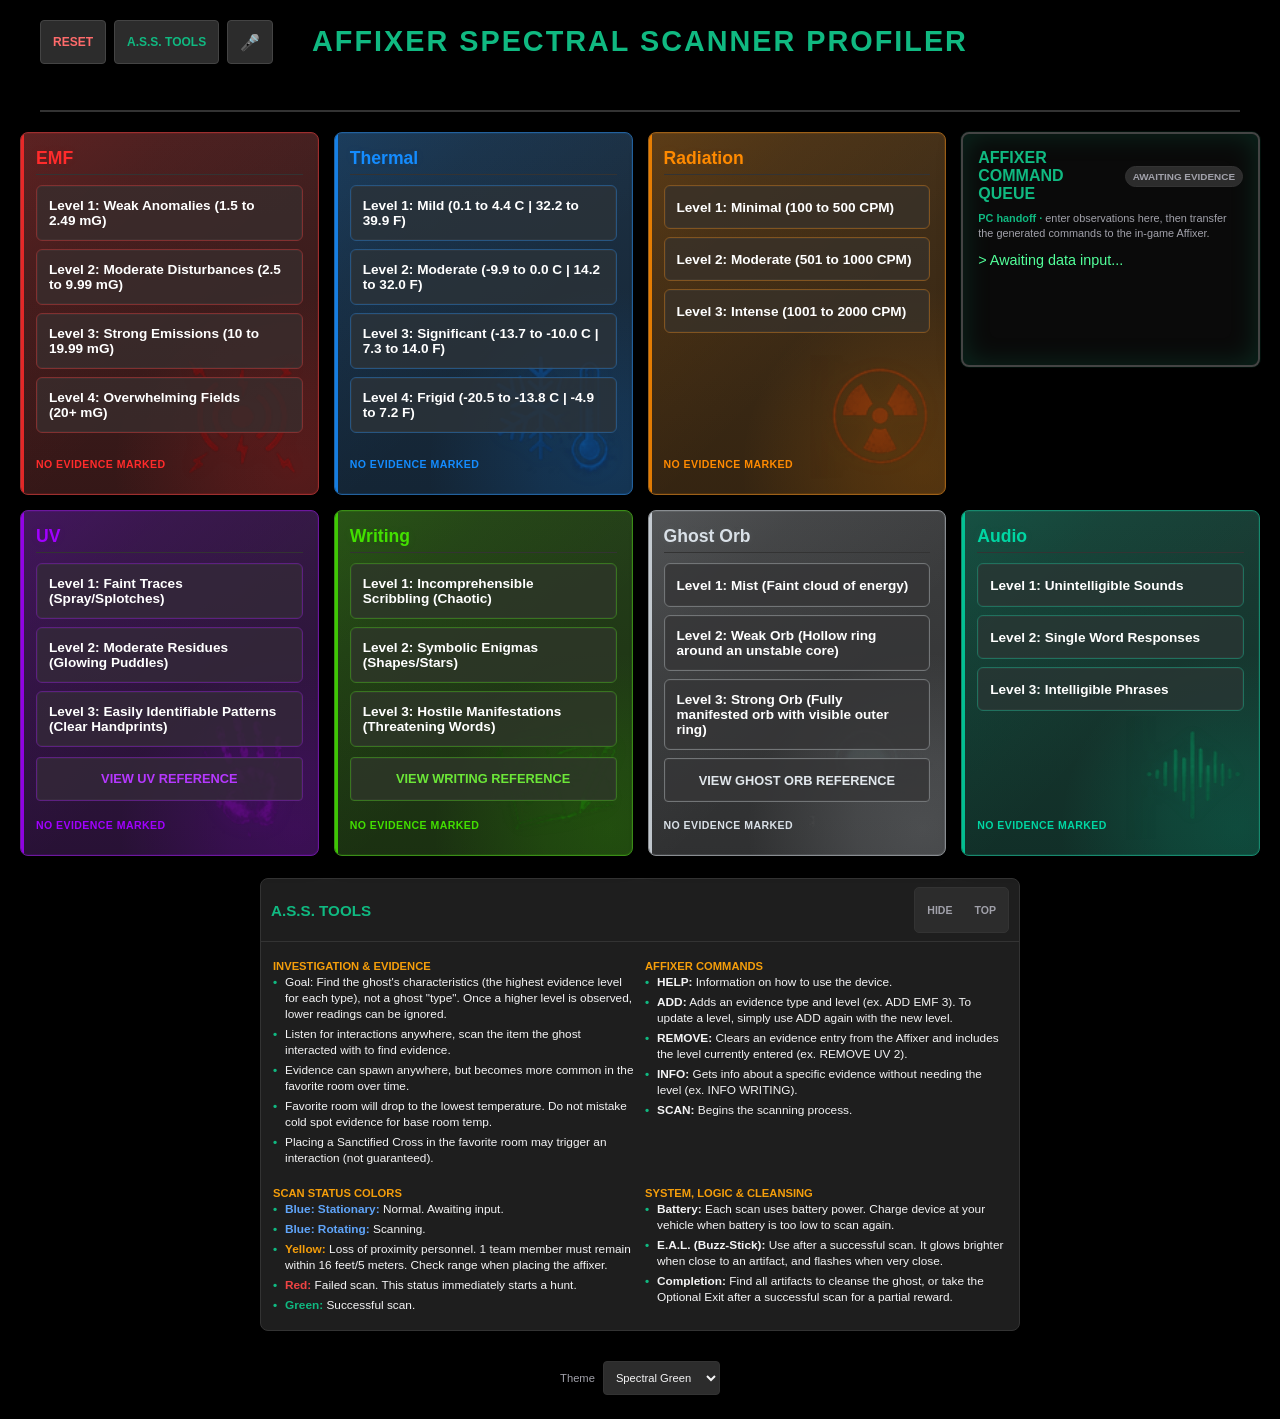
<file: trackers/ass/cleanse.html>
<!DOCTYPE html>
<html lang="en">
<head>

<!--
Affixer Spectral Scanner Profiler 1.4.1
Structured source edition

Source map
  CSS-01  Theme variables and global defaults
  CSS-02  Header and global controls
  CSS-03  Main workspace and evidence controls
  CSS-04  Command queue and field reference foundations
  CSS-05  Navigation, footer, modal, and gallery foundations
  CSS-06  Theme selector, evidence states, and queue status
  CSS-07  Queue prioritization and compact-section controls
  CSS-08  Investigation grid and tabbed field notes
  CSS-09  Sticky queue and tablet/mobile placement
  CSS-10  Compact field-note controls and expanded reference mode
  CSS-11  Collision-safe header and collapsed-state precedence

  HTML-01 Header and global controls
  HTML-02 Investigation workspace
  HTML-03 Field notes reference workspace
  HTML-04 Footer and theme control
  HTML-05 Visual reference dialogs

  JS-01   Product data and reference assets
  JS-02   Live state, evidence colors, and themes
  JS-03   DOM, clipboard, and theme helpers
  JS-04   Voice recognition
  JS-05   Field notes and navigation
  JS-06   Voice command parsing
  JS-07   Install experience and service worker
  JS-08   Queue handoff and responsive workspace state
  JS-09   Map selector and random wheel
  JS-10   Evidence workspace and command rendering
  JS-11   Reset and visual reference dialogs
  JS-12   Dialog keyboard controls and startup

Notes
  - Section labels are for navigation.
  - CSS cascade order and JavaScript dependency order are preserved.
  - Machine-facing identifiers, commands, storage keys, and asset paths are unchanged.
-->

    <meta charset="UTF-8">
    <meta name="viewport" content="width=device-width, initial-scale=1.0">
    <title>Cleanse Assistant - The Other Side</title>
    <meta name="theme-color" content="#10b981">
    <meta name="apple-mobile-web-app-capable" content="yes">
    <meta name="apple-mobile-web-app-status-bar-style" content="black">
    <meta name="apple-mobile-web-app-title" content="A.S.S. Profiler">
    <link rel="manifest" href="./manifest.webmanifest">
    <link rel="apple-touch-icon" href="./icons/apple-touch-icon.png">

    <style>
/* =====================================================================
[CSS-01] THEME VARIABLES + GLOBAL DEFAULTS
Theme tokens, reset rules, body defaults, and legacy visibility state.
===================================================================== */
:root {
    --bg-dark: #000000;
    --bg-panel: #1e1e1e;
    --bg-btn: #2c2c2c;
    --text-main: #f4f4f5;
    --text-dim: #a1a1aa;
    --accent: #10b981;
    --warning: #f59e0b;
    --danger: #ef4444;
    --status-blue: #60a5fa;
    --status-yellow: #f59e0b;
    --status-red: #ef4444;
    --status-green: #10b981;
    --border: #333333;
    --accent-rgb: 16, 185, 129;
    --terminal-text: #52ff9a;
    --terminal-glow: rgba(16, 185, 129, 0.18);
    --wheel-1: #26322f;
    --wheel-2: #192522;
    --wheel-3: #31423d;
    --wheel-4: #202d29;
}

:root[data-theme="uv-violet"] {
    --bg-dark: #09060f;
    --bg-panel: #1b1325;
    --bg-btn: #2a1d3a;
    --text-main: #f8f4ff;
    --text-dim: #b7a9c9;
    --accent: #a855f7;
    --accent-rgb: 168,85,247;
    --border: #3b2a4d;
    --terminal-text: #d8b4fe;
    --terminal-glow: rgba(168,85,247,.18);
    --wheel-1: #2b1b3d;
    --wheel-2: #1d132a;
    --wheel-3: #38234f;
    --wheel-4: #241731;
}

:root[data-theme="cold-spot"] {
    --bg-dark: #031019;
    --bg-panel: #0b1f2b;
    --bg-btn: #123043;
    --text-main: #edfaff;
    --text-dim: #9fc5d5;
    --accent: #38bdf8;
    --accent-rgb: 56,189,248;
    --border: #1d4559;
    --terminal-text: #7dd3fc;
    --terminal-glow: rgba(56,189,248,.18);
    --wheel-1: #113244;
    --wheel-2: #0a2432;
    --wheel-3: #174158;
    --wheel-4: #0d2b3b;
}

:root[data-theme="radiation"] {
    --bg-dark: #080d04;
    --bg-panel: #16200d;
    --bg-btn: #263417;
    --text-main: #f7ffe9;
    --text-dim: #b6c99d;
    --accent: #a3e635;
    --accent-rgb: 163,230,53;
    --border: #354a20;
    --terminal-text: #bef264;
    --terminal-glow: rgba(163,230,53,.18);
    --wheel-1: #26351a;
    --wheel-2: #1b2711;
    --wheel-3: #324723;
    --wheel-4: #202e16;
}

:root[data-theme="amber-terminal"] {
    --bg-dark: #100b02;
    --bg-panel: #241909;
    --bg-btn: #352611;
    --text-main: #fff8e8;
    --text-dim: #c7b184;
    --accent: #f59e0b;
    --accent-rgb: 245,158,11;
    --border: #4b3516;
    --terminal-text: #fbbf24;
    --terminal-glow: rgba(245,158,11,.18);
    --wheel-1: #3a2913;
    --wheel-2: #281c0c;
    --wheel-3: #4a3518;
    --wheel-4: #30220f;
}

:root[data-theme="blood-moon"] {
    --bg-dark: #100305;
    --bg-panel: #26090e;
    --bg-btn: #3a1018;
    --text-main: #fff2f4;
    --text-dim: #cf9aa3;
    --accent: #fb7185;
    --accent-rgb: 251,113,133;
    --border: #541823;
    --terminal-text: #fda4af;
    --terminal-glow: rgba(251,113,133,.18);
    --wheel-1: #3c1019;
    --wheel-2: #2a0b11;
    --wheel-3: #501723;
    --wheel-4: #330e16;
}

:root[data-theme="ghost-orb"] {
    --bg-dark: #0d0710;
    --bg-panel: #211127;
    --bg-btn: #32183b;
    --text-main: #fff5ff;
    --text-dim: #c8a5ce;
    --accent: #ff66cc;
    --accent-rgb: 255,102,204;
    --border: #4d2458;
    --terminal-text: #ff9ade;
    --terminal-glow: rgba(255,102,204,.18);
    --wheel-1: #35183d;
    --wheel-2: #26112d;
    --wheel-3: #482052;
    --wheel-4: #2e1536;
}

:root[data-theme="monochrome"] {
    --bg-dark: #050505;
    --bg-panel: #171717;
    --bg-btn: #292929;
    --text-main: #f5f5f5;
    --text-dim: #a3a3a3;
    --accent: #e5e5e5;
    --accent-rgb: 229,229,229;
    --border: #3f3f46;
    --terminal-text: #e5e5e5;
    --terminal-glow: rgba(229,229,229,.12);
    --wheel-1: #2f2f2f;
    --wheel-2: #202020;
    --wheel-3: #3b3b3b;
    --wheel-4: #272727;
}

* {
    box-sizing: border-box;
    margin: 0;
    padding: 0;
    font-family: 'Segoe UI', Tahoma, Geneva, Verdana, sans-serif;
    -webkit-tap-highlight-color: transparent;
}

body {
    background-color: var(--bg-dark);
    color: var(--text-main);
    display: flex;
    flex-direction: column;
    align-items: center;
    padding: 20px;
    min-height: 100vh;
    touch-action: pan-x pan-y pinch-zoom;
}

/* Temporarily hidden until the reworked difficulty/custom settings are remapped. */

.legacy-difficulty-ui {
    display: none !important;
}

/* =====================================================================
[CSS-02] HEADER + GLOBAL CONTROLS
Header actions, install/voice controls, and primary status text.
===================================================================== */
header {
    width: 100%;
    max-width: 1200px;
    text-align: center;
    margin-bottom: 20px;
    border-bottom: 2px solid var(--border);
    padding-bottom: 15px;
    position: relative;
}

h1 {
    font-size: 1.8rem;
    letter-spacing: 2px;
    text-transform: uppercase;
    color: var(--accent);
}

.header-btn-group {
    position: absolute;
    left: 0;
    top: 50%;
    transform: translateY(-50%);
    display: flex;
    gap: 8px;
    align-items: center;
}

.hdr-btn {
    background: #2c2c2c;
    border: 1px solid #444;
    color: #ff6b6b;
    font-weight: bold;
    cursor: pointer;
    border-radius: 4px;
    transition: 0.2s;
    text-transform: uppercase;
    font-size: 0.75rem;
    padding: 6px 12px;
    min-height: 44px;
    display: inline-flex;
    align-items: center;
    justify-content: center;
    user-select: none;
}

.hdr-btn:hover {
    background: #333;
    border-color: var(--danger);
    color: var(--danger);
}

.hdr-btn.install-btn {
    color: var(--accent);
    border-color: rgba(16, 185, 129, 0.55);
}

.hdr-btn.install-btn:hover {
    background: rgba(16, 185, 129, 0.12);
    border-color: var(--accent);
    color: #ffffff;
}

.hdr-btn.install-btn[hidden] {
    display: none !important;
}

.apple-install-note {
    margin-top: 8px;
    padding: 7px 10px;
    border: 1px solid rgba(16, 185, 129, 0.45);
    border-radius: 5px;
    background: rgba(16, 185, 129, 0.08);
    color: #ffffff;
    font-size: 0.75rem;
    line-height: 1.35;
}

.apple-install-note[hidden] {
    display: none !important;
}

.hdr-btn.mic-btn {
    color: #ffffff;
    font-size: 1rem;
}

.hdr-btn.mic-btn.listening {
    background: rgba(239, 68, 68, 0.2);
    border-color: #ef4444;
    color: #ef4444;
    animation: pulse-mic 1.5s infinite;
}

@keyframes pulse-mic {
    0% {
        box-shadow: 0 0 0 0 rgba(239, 68, 68, 0.4);
    }

    70% {
        box-shadow: 0 0 0 8px rgba(239, 68, 68, 0);
    }

    100% {
        box-shadow: 0 0 0 0 rgba(239, 68, 68, 0);
    }
}

.voice-status {
    font-size: 0.75rem;
    color: var(--accent);
    font-style: italic;
    min-height: 14px;
    text-align: center;
    margin-top: 5px;
}

/* =====================================================================
[CSS-03] MAIN WORKSPACE + EVIDENCE CONTROLS
Core layout, evidence cards, map filters, and evidence-level controls.
===================================================================== */
.difficulty-container {
    display: flex;
    gap: 10px;
    width: 100%;
    max-width: 1200px;
    margin-bottom: 20px;
    flex-wrap: wrap;
}

.diff-btn {
    flex: 1;
    padding: 12px;
    background: var(--bg-panel);
    border: 1px solid var(--border);
    color: #ffffff;
    font-weight: bold;
    cursor: pointer;
    border-radius: 6px;
    text-transform: uppercase;
    font-size: 0.9rem;
    transition: 0.2s;
    min-width: 150px;
    min-height: 44px;
}

.diff-btn:hover {
    border-color: #555;
    background: #252525;
}

.diff-btn.active {
    border-color: var(--accent);
    color: var(--accent);
    background: rgba(16, 185, 129, 0.1);
}

.main-layout {
    display: flex;
    gap: 20px;
    width: 100%;
    max-width: 1200px;
    align-items: flex-start;
}

.col-left {
    flex: 2;
    display: flex;
    flex-direction: column;
    gap: 20px;
    min-width: 600px;
}

.col-right {
    flex: 1;
    display: flex;
    flex-direction: column;
    gap: 20px;
    min-width: 300px;
}

.evidence-grid {
    display: grid;
    grid-template-columns: repeat(3, 1fr);
    gap: 15px;
    width: 100%;
}

.evidence-card {
    background: var(--bg-panel);
    border: 1px solid var(--border);
    border-radius: 8px;
    padding: 15px;
    display: flex;
    flex-direction: column;
    box-shadow: 0 4px 6px rgba(0,0,0,0.3);
}

.ev-title {
    font-size: 1.1rem;
    font-weight: bold;
    color: var(--text-main);
    margin-bottom: 10px;
    border-bottom: 1px solid var(--border);
    padding-bottom: 5px;
}

.visual-btn {
    background: var(--bg-btn);
    border: 1px solid var(--border);
    color: var(--accent);
    padding: 10px;
    border-radius: 4px;
    cursor: pointer;
    font-size: 0.8rem;
    margin-top: auto;
    width: 100%;
    transition: 0.2s;
    font-weight: bold;
    text-transform: uppercase;
    min-height: 44px;
}

.visual-btn:hover {
    background: #333;
    border-color: var(--accent);
}

.map-filter-controls {
    width: 100%;
    margin-top: 4px;
}

.map-filter-header {
    display: flex;
    justify-content: space-between;
    align-items: center;
    gap: 8px;
    margin-bottom: 7px;
}

.map-selection-count {
    color: var(--text-main);
    font-size: 0.68rem;
    font-weight: 600;
    text-align: left;
}

.map-filter-actions {
    display: flex;
    gap: 5px;
    flex-shrink: 0;
}

.map-filter-action {
    background: var(--bg-btn);
    border: 1px solid #444;
    color: #ffffff;
    border-radius: 4px;
    padding: 5px 8px;
    min-height: 34px;
    font-size: 0.62rem;
    font-weight: bold;
    text-transform: uppercase;
    cursor: pointer;
    transition: 0.2s;
}

.map-filter-action:hover {
    background: #333;
    border-color: var(--accent);
}

.map-filter-action:disabled {
    opacity: 0.4;
    cursor: not-allowed;
}

.map-toggle-grid {
    display: grid;
    grid-template-columns: repeat(2, minmax(0, 1fr));
    gap: 6px;
}

.map-toggle-btn {
    min-height: 40px;
    padding: 5px 6px;
    border-radius: 5px;
    border: 1px solid #444;
    background: #181818;
    color: var(--text-dim);
    font-size: 0.64rem;
    line-height: 1.15;
    font-weight: 600;
    cursor: pointer;
    transition: 0.2s;
    overflow-wrap: anywhere;
}

.map-toggle-btn:hover {
    background: var(--bg-btn);
    color: #ffffff;
}

.map-toggle-btn.active {
    border-color: var(--accent);
    color: var(--accent);
    background: rgba(16, 185, 129, 0.1);
}

.map-toggle-btn:not(.active) {
    text-decoration: line-through;
    text-decoration-color: var(--danger);
    opacity: 0.55;
}

.map-toggle-btn:disabled {
    cursor: not-allowed;
    opacity: 0.35;
}

.map-toggle-btn.active:disabled {
    opacity: 0.7;
}

.wheel-spin-btn:disabled {
    opacity: 0.4;
    cursor: not-allowed;
}

.level-btn {
    width: 100%;
    padding: 12px;
    margin-bottom: 8px;
    background: var(--bg-btn);
    border: 1px solid var(--border);
    color: #ffffff;
    cursor: pointer;
    text-align: left;
    border-radius: 6px;
    font-size: 0.85rem;
    font-weight: 600;
    transition: 0.2s;
    min-height: 44px;
}

.level-btn:hover {
    background: #333;
    border-color: #555;
}

.level-btn.selected {
    border-color: var(--accent);
    background: rgba(16, 185, 129, 0.15);
    color: #fff;
}

/* =====================================================================
[CSS-04] COMMAND QUEUE + FIELD REFERENCE FOUNDATIONS
Terminal, artifact notes, field-note copy, and phrase tags.
===================================================================== */
.terminal-box, .info-box {
    background: var(--bg-panel);
    border: 1px solid var(--border);
    border-radius: 8px;
    padding: 15px;
    box-shadow: 0 4px 6px rgba(0,0,0,0.3);
    width: 100%;
}

.terminal-box {
    background: #0a0a0a;
    border: 2px solid #444;
    font-family: 'Consolas', monospace;
    position: relative;
}

.terminal-header {
    color: var(--accent);
    font-weight: bold;
    margin-bottom: 10px;
    text-transform: uppercase;
    font-family: 'Segoe UI', sans-serif;
    display: flex;
    justify-content: space-between;
    align-items: center;
}

.terminal-output {
    color: #00ff00;
    line-height: 1.5;
    font-size: 0.9rem;
    min-height: 100px;
}

.terminal-line-row {
    display: flex;
    justify-content: space-between;
    align-items: center;
    margin-bottom: 6px;
    gap: 8px;
}

.cmd-copy-btn {
    background: #1e1e1e;
    border: 1px solid #444;
    color: var(--accent);
    font-size: 0.7rem;
    font-weight: bold;
    padding: 3px 8px;
    border-radius: 4px;
    cursor: pointer;
    transition: 0.2s;
    font-family: 'Segoe UI', sans-serif;
    flex-shrink: 0;
}

.cmd-copy-btn:hover {
    background: #333;
    border-color: var(--accent);
}

.artifact-note-row {
    display: flex;
    justify-content: space-between;
    font-size: 0.9rem;
    font-weight: bold;
    padding: 8px 12px;
    background: var(--bg-btn);
    border: 1px solid var(--border);
    border-radius: 4px;
    margin-bottom: 6px;
}

.artifact-note-row:last-child {
    margin-bottom: 0;
}

.info-box h3 {
    font-size: 1.1rem;
    color: var(--accent);
    margin-bottom: 10px;
    border-bottom: 1px solid var(--border);
    padding-bottom: 5px;
    text-transform: uppercase;
}

.fieldnotes-grid {
    display: grid;
    grid-template-columns: 1fr 1fr;
    gap: 15px;
}

.rules-content {
    font-size: 0.78rem;
    color: var(--text-main);
    line-height: 1.4;
    list-style-type: none;
    padding-left: 0;
    margin-bottom: 0;
}

.rules-content li {
    margin-bottom: 6px;
    padding-left: 12px;
    position: relative;
}

.rules-content li::before {
    content: "•";
    color: var(--accent);
    position: absolute;
    left: 0;
    font-weight: bold;
}

.rules-category {
    color: var(--warning);
    font-weight: bold;
    font-size: 0.75rem;
    text-transform: uppercase;
    display: block;
    margin-top: 8px;
    margin-bottom: 4px;
}

.rules-category:first-child {
    margin-top: 0;
}

.phrase-grid {
    display: flex;
    flex-wrap: wrap;
    gap: 6px;
    align-content: flex-start;
}

.phrase-tag {
    background: var(--bg-btn);
    border: 1px solid #444;
    color: var(--text-dim);
    font-size: 0.75rem;
    padding: 4px 6px;
    border-radius: 4px;
    font-family: 'Consolas', monospace;
    user-select: text;
}

/* =====================================================================
[CSS-05] NAVIGATION + FOOTER + VISUAL REFERENCE FOUNDATIONS
Jump navigation, footer, modal gallery, and lightbox behavior.
===================================================================== */
.mobile-jump-nav {
    display: none;
    width: 100%;
    max-width: 1200px;
    gap: 8px;
    flex-wrap: wrap;
    justify-content: center;
}

.jump-btn {
    flex: 1 1 120px;
    max-width: 220px;
    min-height: 44px;
    padding: 8px 12px;
    background: var(--bg-btn);
    border: 1px solid var(--border);
    border-radius: 4px;
    color: var(--accent);
    cursor: pointer;
    font-size: 0.75rem;
    font-weight: bold;
    text-transform: uppercase;
}

.jump-btn:hover {
    background: #333;
    border-color: var(--accent);
}

.footer-link {
    font-size: 0.7rem;
    color: #ffffff;
    text-align: center;
    margin-top: 5px;
    margin-bottom: 5px;
}

.footer-link a {
    color: var(--accent);
    text-decoration: none;
    font-weight: bold;
}

.footer-link a:hover {
    text-decoration: underline;
}

.footer-container {
    margin-top: 20px;
    width: 100%;
    display: flex;
    flex-direction: column;
    align-items: center;
}

.modal {
    display: none;
    position: fixed;
    z-index: 100;
    left: 0;
    top: 0;
    width: 100%;
    height: 100%;
    background-color: rgba(0,0,0,0.95);
    flex-direction: column;
    align-items: center;
    justify-content: flex-start;
    padding-top: 50px;
    overflow-y: auto;
}

.modal.active {
    display: flex;
}

.close-modal {
    position: fixed;
    top: 20px;
    right: 30px;
    color: #fff;
    font-size: 40px;
    font-weight: bold;
    cursor: pointer;
    transition: 0.2s;
    z-index: 101;
    background: transparent;
    border: 0;
    padding: 0 6px;
    line-height: 1;
    min-width: 44px;
    min-height: 44px;
}

.close-modal:focus-visible {
    outline: 2px solid var(--accent);
    outline-offset: 3px;
    border-radius: 4px;
}

.close-modal:hover {
    color: var(--danger);
}

.modal-content-container {
    width: 90%;
    max-width: 1000px;
    margin-bottom: 50px;
}

.modal-title {
    color: var(--accent);
    font-size: 2rem;
    font-weight: bold;
    text-transform: uppercase;
    letter-spacing: 2px;
    text-align: center;
    margin-bottom: 30px;
    border-bottom: 2px solid var(--border);
    padding-bottom: 10px;
}

.gallery-level-section {
    margin-bottom: 40px;
    background: var(--bg-panel);
    border: 1px solid var(--border);
    border-radius: 8px;
    padding: 20px;
}

.gallery-level-title {
    font-size: 1.2rem;
    color: #fff;
    margin-bottom: 15px;
    font-weight: bold;
}

.gallery-grid {
    display: grid;
    grid-template-columns: repeat(auto-fill, minmax(120px, 1fr));
    gap: 10px;
    justify-items: center;
}

.compact-gallery-levels-grid {
    display: grid;
    grid-template-columns: repeat(3,minmax(0,1fr));
    gap: 14px;
    margin-bottom: 18px;
    align-items: start;
}

.compact-gallery-levels-grid .gallery-level-section {
    margin-bottom: 0;
    padding: 15px;
}

.compact-gallery-levels-grid .gallery-level-title {
    font-size: 1rem;
    margin-bottom: 10px;
}

.compact-gallery-levels-grid .gallery-grid {
    grid-template-columns: repeat(auto-fit,minmax(100px,140px));
    justify-content: start;
    justify-items: start;
}

.compact-gallery-levels-grid .gallery-enlarge-hint {
    margin-top: 8px;
    text-align: left;
}

.ghost-orb-animation-section {
    margin-bottom: 20px;
}

.ghost-orb-animation-wrap {
    display: flex;
    justify-content: center;
}

.ghost-orb-animation-button {
    width: min(100%,720px);
    max-width: 720px;
}

.ghost-orb-animation-button .gallery-img {
    width: 100%;
}

@media (max-width:760px) {
    .compact-gallery-levels-grid {
        grid-template-columns: repeat(3,minmax(0,1fr));
        gap: 6px;
    }

    .compact-gallery-levels-grid .gallery-level-section {
        min-width: 0;
        padding: 8px;
    }

    .compact-gallery-levels-grid .gallery-level-title {
        font-size: .72rem;
        line-height: 1.15;
        margin-bottom: 7px;
        overflow-wrap: anywhere;
    }

    .compact-gallery-levels-grid .gallery-grid {
        grid-template-columns: 1fr;
        gap: 6px;
        justify-content: stretch;
        justify-items: stretch;
    }

    .compact-gallery-levels-grid .gallery-image-button {
        width: 100%;
        max-width: none;
    }

    .compact-gallery-levels-grid .gallery-enlarge-hint {
        font-size: .58rem;
        line-height: 1.2;
        text-align: center;
    }
}

.gallery-image-button {
    width: 100%;
    max-width: 160px;
    padding: 0;
    border: 1px solid #444;
    border-radius: 4px;
    background: transparent;
    cursor: zoom-in;
    overflow: hidden;
    line-height: 0;
}

.gallery-image-button:hover {
    border-color: var(--accent);
    box-shadow: 0 0 0 1px rgba(var(--accent-rgb),.18);
}

.gallery-image-button:focus-visible {
    outline: 2px solid var(--accent);
    outline-offset: 3px;
}

.gallery-img {
    display: block;
    width: 100%;
    height: auto;
    border: 0;
    border-radius: 3px;
    object-fit: cover;
}

.gallery-enlarge-hint {
    width: 100%;
    margin-top: 10px;
    color: var(--text-dim);
    font-size: .7rem;
    text-align: center;
    font-style: italic;
}

.image-lightbox {
    display: none;
    position: fixed;
    inset: 0;
    z-index: 250;
    background: rgba(0,0,0,.97);
    align-items: center;
    justify-content: center;
    padding: 64px 18px 24px;
}

.image-lightbox.active {
    display: flex;
}

.image-lightbox-inner {
    max-width: 100%;
    max-height: 100%;
    display: flex;
    align-items: center;
    justify-content: center;
}

.image-lightbox-img {
    display: block;
    max-width: 95vw;
    max-height: 88vh;
    width: auto;
    height: auto;
    object-fit: contain;
    border: 1px solid #555;
    border-radius: 6px;
    box-shadow: 0 10px 40px rgba(0,0,0,.6);
    touch-action: pan-x pan-y pinch-zoom;
}

.image-lightbox-close {
    position: fixed;
    top: 14px;
    right: 18px;
    z-index: 251;
    width: 48px;
    height: 48px;
    border: 0;
    background: transparent;
    color: #fff;
    font-size: 42px;
    line-height: 1;
    cursor: pointer;
    border-radius: 6px;
}

.image-lightbox-close:hover {
    color: var(--danger);
}

.image-lightbox-close:focus-visible {
    outline: 2px solid var(--accent);
    outline-offset: 3px;
}

/* =====================================================================
[CSS-06] THEME SELECTOR + EVIDENCE STATES + QUEUE STATUS
Theme picker, evidence state accents, command state, and related responsive rules.
===================================================================== */
@media (prefers-reduced-motion: reduce) {
    html {
        scroll-behavior: auto;
    }

    .hdr-btn.mic-btn.listening {
        animation: none;
    }
}

.theme-picker {
    width: 100%;
    max-width: 1200px;
    margin: -10px auto 18px;
    padding: 10px;
    display: grid;
    grid-template-columns: repeat(4,minmax(0,1fr));
    gap: 7px;
    background: var(--bg-panel);
    border: 1px solid var(--border);
    border-radius: 8px;
    box-shadow: 0 5px 18px rgba(0,0,0,.28);
}

.theme-picker[hidden] {
    display: none !important;
}

.theme-option {
    min-height: 38px;
    padding: 7px 8px;
    border: 1px solid var(--border);
    border-radius: 5px;
    background: var(--bg-btn);
    color: var(--text-main);
    cursor: pointer;
    font-size: .7rem;
    font-weight: 700;
    text-transform: uppercase;
    transition: .18s;
}

.theme-option:hover, .theme-option.active {
    border-color: var(--accent);
    color: var(--accent);
    box-shadow: 0 0 0 1px rgba(var(--accent-rgb),.14);
}

.theme-option:focus-visible, .clear-evidence-btn:focus-visible, .cmd-copy-btn:focus-visible, .hdr-btn:focus-visible, .level-btn:focus-visible {
    outline: 2px solid var(--accent);
    outline-offset: 2px;
}

.evidence-card {
    position: relative;
    overflow: hidden;
}

.evidence-card::before {
    content: "";
    position: absolute;
    inset: 0 auto 0 0;
    width: 3px;
    background: var(--evidence-color,var(--accent));
    opacity: .85;
}

.evidence-card .ev-title {
    color: var(--evidence-color,var(--text-main));
    text-shadow: 0 0 10px rgba(var(--evidence-rgb,var(--accent-rgb)), .08);
}

/* In-game evidence icon watermark. Decorative only; controls and logic remain unchanged. */
.evidence-card.has-evidence-watermark {
    isolation: isolate;
    background-image:
        radial-gradient(circle at right 22px bottom 26px, rgba(var(--evidence-rgb,var(--accent-rgb)), .16) 0, rgba(var(--evidence-rgb,var(--accent-rgb)), .12) 16%, rgba(0,0,0,0) 42%),
        linear-gradient(135deg, rgba(var(--evidence-rgb,var(--accent-rgb)), .14) 0%, rgba(var(--evidence-rgb,var(--accent-rgb)), .06) 24%, rgba(0,0,0,0) 58%),
        linear-gradient(180deg, color-mix(in srgb, var(--bg-panel) 84%, var(--evidence-color) 16%), color-mix(in srgb, #141414 86%, var(--evidence-color) 14%));
    background-repeat: no-repeat, no-repeat, no-repeat;
    background-position: center, center, center;
    background-size: auto, auto, auto;
    border-color: color-mix(in srgb, var(--evidence-color) 52%, var(--border));
    box-shadow: inset 0 0 0 1px rgba(var(--evidence-rgb,var(--accent-rgb)), .10), 0 8px 18px rgba(0,0,0,.26);
}

.evidence-card.has-evidence-watermark::after {
    content: "";
    position: absolute;
    inset: 0;
    z-index: 0;
    pointer-events: none;
    background-image: var(--evidence-bg-image);
    background-repeat: no-repeat;
    background-position: right 10px bottom 12px;
    background-size: clamp(112px, 44%, 176px) auto;
    opacity: 0.34;
    filter: saturate(1.45) brightness(1.18) contrast(1.12) drop-shadow(0 0 10px rgba(var(--evidence-rgb,var(--accent-rgb)), .18));
}

.evidence-card.has-evidence-watermark > * {
    position: relative;
    z-index: 1;
}

.evidence-card.has-evidence-watermark .level-btn,
.evidence-card.has-evidence-watermark .visual-btn {
    background: color-mix(in srgb, var(--bg-btn) 78%, rgba(var(--evidence-rgb,var(--accent-rgb)), .22));
    border-color: color-mix(in srgb, var(--border) 62%, var(--evidence-color) 38%);
    box-shadow: inset 0 0 0 1px rgba(255,255,255,.03);
}

.evidence-card.has-evidence-watermark .level-btn:hover,
.evidence-card.has-evidence-watermark .visual-btn:hover {
    background: color-mix(in srgb, var(--bg-btn) 70%, rgba(var(--evidence-rgb,var(--accent-rgb)), .30));
    border-color: color-mix(in srgb, var(--evidence-color) 68%, #ffffff 32%);
}

.evidence-card.has-evidence-watermark .level-btn.selected {
    color: #ffffff;
    background: linear-gradient(180deg, rgba(var(--evidence-rgb,var(--accent-rgb)),.34), rgba(var(--evidence-rgb,var(--accent-rgb)),.22));
    border-color: var(--evidence-color);
    box-shadow: inset 0 0 0 1px rgba(255,255,255,.08), 0 0 14px rgba(var(--evidence-rgb,var(--accent-rgb)), .18);
}

.evidence-card.has-evidence-watermark .visual-btn {
    color: color-mix(in srgb, var(--evidence-color) 78%, #ffffff 22%);
}

.evidence-card.has-evidence-watermark .visual-btn:hover {
    color: #ffffff;
}

@media (max-width: 500px) {
    .evidence-card.has-evidence-watermark::after {
        background-size: clamp(108px, 42%, 160px) auto;
        opacity: 0.28;
    }
}

.level-btn.selected {
    border-color: var(--evidence-color,var(--accent));
    background: linear-gradient(180deg, rgba(var(--evidence-rgb,var(--accent-rgb)),.28), rgba(var(--evidence-rgb,var(--accent-rgb)),.18));
    box-shadow: inset 0 0 0 1px rgba(var(--evidence-rgb,var(--accent-rgb)),.18), 0 0 14px rgba(var(--evidence-rgb,var(--accent-rgb)),.10);
}

.level-btn.lower-locked {
    opacity: .42;
    cursor: not-allowed;
    text-decoration: line-through;
    text-decoration-thickness: 1px;
}

.evidence-card-footer {
    margin-top: auto;
    padding-top: 7px;
    display: flex;
    align-items: center;
    justify-content: space-between;
    gap: 8px;
    min-height: 38px;
}

.highest-label {
    color: var(--evidence-color,var(--accent));
    font-size: .66rem;
    font-weight: 800;
    text-transform: uppercase;
    letter-spacing: .04em;
}

.clear-evidence-btn {
    border: 1px solid #555;
    background: transparent;
    color: var(--text-dim);
    min-height: 32px;
    padding: 5px 8px;
    border-radius: 4px;
    font-size: .62rem;
    font-weight: 800;
    text-transform: uppercase;
    cursor: pointer;
}

.clear-evidence-btn:hover {
    border-color: var(--danger);
    color: var(--danger);
}

.terminal-box {
    box-shadow: 0 0 0 1px rgba(var(--accent-rgb),.08), 0 8px 22px rgba(0,0,0,.34), inset 0 0 28px var(--terminal-glow);
    overflow: hidden;
}

.terminal-box::after {
    content: "";
    position: absolute;
    left: 0;
    right: 0;
    top: -35%;
    height: 30%;
    background: linear-gradient(to bottom,transparent,rgba(var(--accent-rgb),.055),transparent);
    pointer-events: none;
    animation: terminalSweep 6s linear infinite;
}

@keyframes terminalSweep {
    to {
        transform: translateY(470%);
    }
}

.terminal-output {
    color: var(--terminal-text);
    position: relative;
    z-index: 1;
}

.scan-status-badge {
    margin-left: auto;
    padding: 4px 7px;
    border: 1px solid var(--border);
    border-radius: 999px;
    color: var(--text-dim);
    background: var(--bg-btn);
    font-size: .62rem;
    white-space: nowrap;
}

.scan-status-badge.ready {
    color: var(--accent);
    border-color: var(--accent);
    background: rgba(var(--accent-rgb),.11);
    box-shadow: 0 0 10px rgba(var(--accent-rgb),.12);
}

.command-row {
    padding: 7px 0;
    border-bottom: 1px dashed rgba(255,255,255,.08);
}

.command-row:last-of-type {
    border-bottom: 0;
}

.command-text-wrap {
    display: flex;
    align-items: center;
    gap: 7px;
    min-width: 0;
}

.command-index {
    color: var(--text-dim);
    font-size: .68rem;
    min-width: 18px;
}

.command-code {
    color: var(--terminal-text);
    font-family: 'Consolas',monospace;
    overflow-wrap: anywhere;
}

.command-actions {
    display: flex;
    gap: 5px;
    flex-shrink: 0;
}

.cmd-copy-btn.copied {
    color: var(--accent);
    border-color: var(--accent);
    background: rgba(var(--accent-rgb),.10);
}

.cmd-remove-btn {
    color: #ff9c9c;
}

.cmd-remove-btn:hover {
    border-color: var(--danger);
    color: var(--danger);
}

.ready-message {
    margin-top: 10px;
    padding: 8px 9px;
    border: 1px solid var(--accent);
    border-radius: 5px;
    background: rgba(var(--accent-rgb),.08);
    color: var(--accent);
    font-weight: 800;
    text-align: center;
    letter-spacing: .03em;
}

@media (prefers-reduced-motion:reduce) {
    .terminal-box::after {
        animation: none !important;
        display: none;
    }
}

@media (max-width:700px) {
    .theme-picker {
        grid-template-columns: repeat(2,minmax(0,1fr));
    }

    .terminal-line-row.command-row {
        align-items: flex-start;
        flex-direction: column;
    }

    .command-actions {
        width: 100%;
    }

    .command-actions .cmd-copy-btn {
        flex: 1;
        min-height: 38px;
    }
}

@media (max-width: 950px) {
    header {
        padding-top: 62px;
        order: 0;
    }

    .header-btn-group {
        top: 0;
        left: 0;
        right: 0;
        transform: none;
        flex-wrap: wrap;
    }

    .mobile-jump-nav {
        display: flex;
    }

    .top-jump-nav {
        order: 1;
        margin-bottom: 20px;
    }

    .main-layout, .col-left, .col-right {
        display: contents;
    }

    .box-terminal {
        order: 2;
    }

    .difficulty-container {
        order: 3;
    }

    .box-evidence {
        order: 4;
    }

    .box-fieldnotes {
        order: 5;
    }

    .box-artifacts {
        order: 6;
    }

    .box-phrases {
        order: 7;
    }

    .box-mappicker {
        order: 8;
    }

    .bottom-jump-nav {
        order: 9;
        margin-top: 20px;
    }

    .footer-container {
        order: 10;
    }

    .box-terminal, .box-evidence, .box-fieldnotes, .box-artifacts, .box-phrases, .box-mappicker {
        width: 100%;
        max-width: 1200px;
        margin-bottom: 20px;
        scroll-margin-top: 12px;
    }

    .difficulty-container {
        scroll-margin-top: 12px;
    }
}

@media (max-width: 768px) {
    .evidence-grid {
        grid-template-columns: repeat(2, 1fr);
    }

    .fieldnotes-grid {
        grid-template-columns: 1fr;
    }
}

@media (max-width: 500px) {
    .evidence-grid {
        grid-template-columns: 1fr;
    }
}

.theme-control {
    display: flex;
    align-items: center;
    justify-content: center;
    gap: 8px;
    margin: 10px auto 4px;
    font-size: .7rem;
    color: var(--text-dim);
}

.theme-select {
    background: var(--bg-btn);
    color: var(--text-main);
    border: 1px solid var(--border);
    border-radius: 4px;
    padding: 5px 8px;
    font-size: .7rem;
    min-height: 34px;
}

.theme-select:focus-visible {
    outline: 2px solid var(--accent);
    outline-offset: 2px;
}

@media (max-width:600px) {
    .command-actions {
        display: none !important;
    }

    .terminal-line-row.command-row {
        flex-direction: row;
        align-items: center;
    }

    .command-text-wrap {
        width: 100%;
    }
}

/* =====================================================================
[CSS-07] QUEUE PRIORITIZATION + COMPACT SECTION CONTROLS
Queue emphasis, collapsible reference sections, and phone/desktop mode hints.
===================================================================== */
.queue-header-main {
    display: flex;
    align-items: center;
    gap: 8px;
    min-width: 0;
}

.queue-mode-hint {
    margin: -2px 0 10px;
    color: var(--text-dim);
    font-family: 'Segoe UI', sans-serif;
    font-size: .68rem;
    line-height: 1.35;
}

.queue-copy-next {
    min-height: 34px;
    padding: 5px 9px;
    border: 1px solid var(--accent);
    border-radius: 4px;
    background: rgba(var(--accent-rgb), .08);
    color: var(--accent);
    font-family: 'Segoe UI', sans-serif;
    font-size: .66rem;
    font-weight: 800;
    text-transform: uppercase;
    cursor: pointer;
}

.queue-copy-next:hover {
    background: rgba(var(--accent-rgb), .16);
}

.queue-copy-next:disabled {
    opacity: .45;
    cursor: not-allowed;
}

.queue-copy-next:focus-visible,
.section-collapse-btn:focus-visible {
    outline: 2px solid var(--accent);
    outline-offset: 2px;
}

.section-title-row {
    display: flex;
    align-items: center;
    justify-content: space-between;
    gap: 10px;
    margin-bottom: 10px;
}

.section-title-row h3 {
    margin: 0;
}

.section-collapse-btn {
    display: none;
    min-height: 36px;
    padding: 5px 9px;
    border: 1px solid var(--border);
    border-radius: 4px;
    background: var(--bg-btn);
    color: var(--text-dim);
    font-size: .65rem;
    font-weight: 800;
    text-transform: uppercase;
    cursor: pointer;
}

.section-collapse-btn:hover {
    border-color: var(--accent);
    color: var(--accent);
}

.compact-section.is-collapsed .collapsible-content {
    display: none;
}

@media (min-width: 951px) {
    .box-terminal {
        position: sticky;
        top: 20px;
        z-index: 5;
    }
}

@media (max-width: 600px) {
    /* Phone is a field-reference/data-gathering mode; PC-only clipboard actions remain hidden. */

    .box-evidence {
        order: 2;
    }

    .box-terminal {
        order: 3;
        position: relative;
        top: auto;
    }

    .difficulty-container {
        order: 4;
    }

    .box-fieldnotes {
        order: 5;
    }

    .box-artifacts {
        order: 6;
    }

    .box-phrases {
        order: 7;
    }

    .box-mappicker {
        order: 8;
    }

    .queue-copy-next {
        display: none !important;
    }

    .queue-mode-hint::before {
        content: "Mobile reference mode · ";
        color: var(--accent);
        font-weight: 800;
    }

    .section-collapse-btn {
        display: inline-flex;
        align-items: center;
        justify-content: center;
    }

    .compact-section {
        padding-top: 12px;
        padding-bottom: 12px;
    }
}

@media (min-width: 601px) {
    .queue-mode-hint::before {
        content: "PC handoff · ";
        color: var(--accent);
        font-weight: 800;
    }
}

/* =====================================================================
[CSS-08] INVESTIGATION GRID + TABBED FIELD NOTES
Evidence-first workspace layout, field-note tabs, map wheel, and responsive stacking.
===================================================================== */
.main-layout {
    display: block !important;
    width: 100%;
    max-width: 1450px;
}

.investigation-workspace {
    width: 100%;
}

.investigation-grid {
    display: grid;
    grid-template-columns: repeat(4,minmax(0,1fr));
    gap: 15px;
    width: 100%;
    align-items: stretch;
}

.investigation-grid > .evidence-card,
.investigation-grid > .investigation-terminal {
    min-width: 0;
    height: 100%;
}

.investigation-terminal {
    margin: 0;
    padding: 15px;
    position: relative !important;
    top: auto !important;
    z-index: 1;
    min-height: 0;
}

.investigation-terminal .terminal-output {
    max-height: 340px;
    overflow-y: auto;
    overscroll-behavior: contain;
    padding-right: 3px;
    scrollbar-width: thin;
}

.investigation-terminal .command-row {
    flex-direction: column;
    align-items: stretch;
}

.investigation-terminal .command-actions {
    width: 100%;
}

.investigation-terminal .command-actions .cmd-copy-btn {
    flex: 1 1 0;
    min-height: 34px;
}

.fieldnotes-shell {
    width: 100%;
    margin-top: 20px;
    padding: 0;
    overflow: hidden;
}

.fieldnotes-header {
    display: flex;
    align-items: end;
    justify-content: space-between;
    gap: 16px;
    padding: 14px 14px 0;
    border-bottom: 1px solid var(--border);
}

.fieldnotes-header h3 {
    margin: 0 0 11px;
    border: 0;
    padding: 0;
    flex-shrink: 0;
}

.fieldnotes-tabs {
    display: flex;
    gap: 4px;
    overflow-x: auto;
    overscroll-behavior-x: contain;
    scrollbar-width: thin;
}

.fieldnotes-tab {
    min-height: 44px;
    padding: 8px 14px;
    border: 1px solid transparent;
    border-bottom: 0;
    border-radius: 6px 6px 0 0;
    background: transparent;
    color: var(--text-dim);
    font-size: .72rem;
    font-weight: 800;
    text-transform: uppercase;
    white-space: nowrap;
    cursor: pointer;
}

.fieldnotes-tab:hover {
    color: var(--text-main);
    background: rgba(var(--accent-rgb),.05);
}

.fieldnotes-tab.active,
.fieldnotes-tab[aria-selected="true"] {
    color: var(--accent);
    border-color: var(--border);
    background: var(--bg-btn);
    box-shadow: inset 0 2px 0 var(--accent);
}

.fieldnotes-tab:focus-visible {
    outline: 2px solid var(--accent);
    outline-offset: -3px;
}

.fieldnotes-tab-panel {
    padding: 16px;
    min-width: 0;
}

.fieldnotes-tab-panel[hidden] {
    display: none !important;
}

.map-picker-panel {
    text-align: center;
}

.map-picker-inner {
    width: min(100%,720px);
    margin: 0 auto;
    display: flex;
    flex-direction: column;
    align-items: center;
}

.map-wheel-wrap {
    position: relative;
    margin: 4px 0 15px;
    width: 100%;
    display: flex;
    justify-content: center;
}

.map-wheel-pointer {
    position: absolute;
    top: -10px;
    left: 50%;
    transform: translateX(-50%);
    width: 0;
    height: 0;
    border-left: 10px solid transparent;
    border-right: 10px solid transparent;
    border-top: 15px solid var(--accent);
    z-index: 5;
}

#wheelCanvas {
    max-width: 100%;
    height: auto;
    border-radius: 50%;
    border: 1px solid var(--border);
    background: #121212;
}

.wheel-spin-btn {
    margin-top: 12px;
    max-width: 360px;
}

.wheel-result {
    margin-top: 10px;
    min-height: 24px;
    color: var(--accent);
    font-size: 1rem;
    font-weight: bold;
}

.fieldnotes-tab-panel .phrase-grid {
    padding: 2px;
}

@media (max-width:1170px) {
    .investigation-grid {
        grid-template-columns: repeat(2,minmax(0,1fr));
    }

    .investigation-terminal .terminal-output {
        max-height: none;
    }
}

@media (max-width:700px) {
    .main-layout {
        display: block !important;
    }

    .investigation-grid {
        grid-template-columns: 1fr;
    }

    /* Phone remains data-gathering/reference mode: all evidence comes first, queue follows. */

    .investigation-grid > .investigation-terminal {
        order: 8 !important;
    }

    .investigation-terminal {
        width: 100%;
        margin: 0;
    }

    .investigation-terminal .terminal-output {
        max-height: none;
        overflow: visible;
    }

    .fieldnotes-shell {
        margin-top: 15px;
    }

    .fieldnotes-header {
        align-items: stretch;
        flex-direction: column;
        gap: 0;
        padding: 12px 12px 0;
    }

    .fieldnotes-header h3 {
        margin-bottom: 8px;
    }

    .fieldnotes-tabs {
        width: 100%;
    }

    .fieldnotes-tab {
        flex: 1 0 auto;
        padding-inline: 10px;
    }

    .fieldnotes-tab-panel {
        padding: 13px 12px 14px;
    }
}

/* =====================================================================
[CSS-09] STICKY QUEUE + TABLET/MOBILE PLACEMENT
Jump navigation, secondary-resource sizing, sticky queue, and breakpoint placement.
===================================================================== */
/* Jump navigation is useful on desktop/tablet too, not only phone. */

.mobile-jump-nav {
    display: flex !important;
    width: min(100%,1080px);
    margin-left: auto;
    margin-right: auto;
    padding-inline: 4px;
}

.top-jump-nav {
    margin-top: 12px;
    margin-bottom: 18px;
}

.bottom-jump-nav {
    margin-top: 18px;
    margin-bottom: 4px;
}

.jump-btn {
    flex: 0 1 180px;
    max-width: 180px;
}

/* Keep secondary resources visually subordinate to the main investigation workspace. */

.fieldnotes-shell {
    width: min(100%,1080px) !important;
    max-width: 1080px;
    margin: 22px auto 0 !important;
}

.fieldnotes-header {
    padding-inline: 14px;
}

.fieldnotes-tabs {
    flex: 0 1 auto;
}

.fieldnotes-tab-panel {
    width: 100%;
}

.fieldnotes-tab-panel .fieldnotes-grid {
    max-width: 1000px;
    margin-inline: auto;
}

.fieldnotes-tab-panel .phrase-grid {
    max-width: 1000px;
    margin-inline: auto;
}

.map-picker-inner {
    width: min(100%,720px);
}

/* Keep the command queue available while evidence scrolls. */

@media (min-width:701px) {
    .investigation-grid {
        align-items: start;
    }

    .investigation-grid > .investigation-terminal {
        position: sticky !important;
        top: 20px !important;
        align-self: start !important;
        height: auto !important;
        z-index: 6;
    }
}

/* Tablet: keep the queue in the first row instead of letting source order place it below Thermal. */

@media (min-width:701px) and (max-width:1170px) {
    .investigation-grid {
        grid-template-columns: repeat(2,minmax(0,1fr)) !important;
        gap: 15px;
    }

    .investigation-grid > .evidence-card[data-evidence-type="EMF"] {
        grid-column: 1;
        grid-row: 1;
    }

    .investigation-grid > .investigation-terminal {
        grid-column: 2;
        grid-row: 1;
        order: 0 !important;
    }

    .investigation-grid > .evidence-card[data-evidence-type="Thermal"] {
        grid-column: 1;
        grid-row: 2;
    }

    .investigation-grid > .evidence-card[data-evidence-type="Radiation"] {
        grid-column: 2;
        grid-row: 2;
    }

    .investigation-grid > .evidence-card[data-evidence-type="UV"] {
        grid-column: 1;
        grid-row: 3;
    }

    .investigation-grid > .evidence-card[data-evidence-type="Writing"] {
        grid-column: 2;
        grid-row: 3;
    }

    .investigation-grid > .evidence-card[data-evidence-type="Ghost Orb"] {
        grid-column: 1;
        grid-row: 4;
    }

    .investigation-grid > .evidence-card[data-evidence-type="Audio"] {
        grid-column: 2;
        grid-row: 4;
    }
}

@media (max-width:700px) {
    /* Phone remains evidence-gathering first; queue follows all seven evidence cards. */

    .investigation-grid > .investigation-terminal {
        position: relative !important;
        top: auto !important;
        grid-column: auto !important;
        grid-row: auto !important;
        order: 8 !important;
        height: auto !important;
    }

    .fieldnotes-shell {
        width: 100% !important;
        max-width: none;
        margin-top: 15px !important;
    }

    .mobile-jump-nav {
        width: 100%;
    }

    .jump-btn {
        flex: 1 1 140px;
        max-width: 220px;
    }
}

/* =====================================================================
[CSS-10] COMPACT REFERENCE CONTROLS + EXPANDED MODE
No-scroll queue rows, compact reference controls, collapse behavior, and all-panel layout.
===================================================================== */
.hdr-btn.ref-btn {
    color: var(--accent);
}

.hdr-btn.ref-btn:hover {
    border-color: var(--accent);
    color: #fff;
}

/* No nested scrolling in the Affixer queue. Every generated command remains visible. */

.investigation-terminal .terminal-output,
.terminal-output {
    max-height: none !important;
    height: auto !important;
    overflow: visible !important;
    overscroll-behavior: auto !important;
    padding-right: 0 !important;
    scrollbar-width: auto !important;
}

@media (min-width:701px) {
    .investigation-terminal .command-row,
.terminal-line-row.command-row {
        display: flex !important;
        flex-direction: row !important;
        align-items: center !important;
        gap: 7px !important;
        margin: 0 !important;
        padding: 6px 0 !important;
    }

    .investigation-terminal .command-text-wrap {
        flex: 1 1 auto;
        min-width: 0;
    }

    .investigation-terminal .command-actions {
        width: auto !important;
        flex: 0 0 auto;
        display: flex;
        gap: 4px;
    }

    .investigation-terminal .command-actions .cmd-copy-btn {
        flex: 0 0 auto !important;
        min-height: 30px !important;
        padding: 4px 6px !important;
        font-size: .62rem !important;
        white-space: nowrap;
    }

    .investigation-terminal .command-code {
        font-size: .78rem;
    }

    .investigation-terminal .command-index {
        min-width: 16px;
        font-size: .62rem;
    }

    .investigation-terminal .ready-message {
        margin-top: 7px;
        padding: 6px 7px;
    }
}

/* Keep secondary reference controls compact and visually subordinate. */

.fieldnotes-shell {
    width: min(100%,760px) !important;
    max-width: 760px !important;
    margin: 22px auto 0 !important;
    padding: 0 !important;
    overflow: visible !important;
    transition: none;
}

.fieldnotes-header {
    min-height: 54px;
    display: flex !important;
    align-items: center !important;
    justify-content: space-between !important;
    gap: 12px;
    padding: 8px 10px !important;
    border-bottom: 1px solid var(--border);
}

.fieldnotes-header h3 {
    margin: 0 !important;
    padding: 0 !important;
    border: 0 !important;
    font-size: .95rem !important;
    white-space: nowrap;
}

.fieldnotes-mode-controls {
    display: flex;
    flex-wrap: wrap;
    gap: 4px;
    padding: 3px;
    border: 1px solid var(--border);
    border-radius: 5px;
    background: var(--bg-btn);
}

.fieldnotes-mode-btn {
    min-height: 38px;
    padding: 5px 9px;
    border: 0;
    border-radius: 3px;
    background: transparent;
    color: var(--text-dim);
    font-size: .66rem;
    font-weight: 800;
    text-transform: uppercase;
    cursor: pointer;
    white-space: nowrap;
}

.fieldnotes-mode-btn:hover {
    color: var(--text-main);
    background: rgba(var(--accent-rgb),.06);
}

.fieldnotes-mode-btn.active {
    color: #00120d;
    background: var(--accent);
}

.fieldnotes-mode-btn.secondary {
    color: var(--text-dim);
}

.fieldnotes-mode-btn:focus-visible {
    outline: 2px solid var(--accent);
    outline-offset: 1px;
}

.fieldnotes-tabs {
    display: flex;
    gap: 4px;
    padding: 8px 10px;
    overflow-x: auto;
    border-bottom: 1px solid var(--border);
    scrollbar-width: thin;
}

.fieldnotes-tab {
    min-height: 38px !important;
    padding: 5px 10px !important;
    border: 1px solid var(--border) !important;
    border-radius: 4px !important;
    background: var(--bg-btn) !important;
    box-shadow: none !important;
    font-size: .66rem !important;
}

.fieldnotes-tab.active,
.fieldnotes-tab[aria-selected="true"] {
    color: var(--accent) !important;
    border-color: var(--accent) !important;
    background: rgba(var(--accent-rgb),.08) !important;
}

.fieldnotes-tab-panel {
    padding: 12px !important;
}

.fieldnotes-tab-panel .fieldnotes-grid {
    gap: 10px !important;
}

.fieldnotes-tab-panel .rules-content {
    font-size: .74rem;
    line-height: 1.35;
}

.fieldnotes-tab-panel .rules-content li {
    margin-bottom: 4px;
}

.fieldnotes-tab-panel .rules-category {
    margin-top: 6px;
    margin-bottom: 3px;
    font-size: .7rem;
}

.fieldnotes-tab-panel .phrase-grid {
    gap: 4px !important;
}

.fieldnotes-tab-panel .phrase-tag {
    font-size: .68rem;
    padding: 3px 5px;
}

.map-picker-inner {
    width: min(100%,560px) !important;
}

#wheelCanvas {
    width: min(100%,250px) !important;
    height: auto !important;
}

.map-filter-controls {
    max-width: 500px;
}

.map-toggle-grid {
    gap: 5px;
}

.map-toggle-btn {
    min-height: 36px;
    padding: 4px 6px;
    font-size: .64rem;
}

.wheel-spin-btn {
    min-height: 40px;
    margin-top: 9px !important;
}

.fieldnotes-shell.is-collapsed .fieldnotes-tabs,
.fieldnotes-shell.is-collapsed .fieldnotes-tab-panel {
    display: none !important;
}

.fieldnotes-shell.is-collapsed .fieldnotes-header {
    border-bottom: 0;
}

.fieldnotes-shell.all-mode {
    width: min(100%,1100px) !important;
    max-width: 1100px !important;
    display: grid;
    grid-template-columns: repeat(3,minmax(0,1fr));
    gap: 12px;
    background: transparent;
    border: 0;
    box-shadow: none;
}

.fieldnotes-shell.all-mode .fieldnotes-header {
    grid-column: 1 / -1;
    background: var(--bg-panel);
    border: 1px solid var(--border);
    border-radius: 8px;
}

.fieldnotes-shell.all-mode .fieldnotes-tabs {
    display: none !important;
}

.fieldnotes-shell.all-mode .fieldnotes-tab-panel {
    display: block !important;
    min-width: 0;
    background: var(--bg-panel);
    border: 1px solid var(--border);
    border-radius: 8px;
    box-shadow: 0 3px 6px rgba(0,0,0,.25);
}

.fieldnotes-shell.all-mode .fieldnotes-grid {
    grid-template-columns: 1fr !important;
}

.fieldnotes-shell.all-mode #wheelCanvas {
    width: min(100%,220px) !important;
}

.fieldnotes-shell.all-mode .map-toggle-grid {
    grid-template-columns: 1fr !important;
}

.fieldnotes-shell.all-mode .phrase-grid {
    align-content: flex-start;
}

@media (max-width:900px) {
    .fieldnotes-shell.all-mode {
        grid-template-columns: repeat(2,minmax(0,1fr));
        max-width: 760px !important;
    }

    .fieldnotes-shell.all-mode #spiritPhrasesSection {
        grid-column: 1 / -1;
    }
}

@media (max-width:700px) {
    .fieldnotes-shell,
.fieldnotes-shell.all-mode {
        width: 100% !important;
        max-width: none !important;
        display: block;
    }

    .fieldnotes-shell.all-mode .fieldnotes-header {
        margin-bottom: 10px;
    }

    .fieldnotes-shell.all-mode .fieldnotes-tab-panel {
        margin-bottom: 10px;
    }

    .fieldnotes-header {
        align-items: flex-start !important;
        flex-direction: column !important;
    }

    .fieldnotes-mode-controls {
        width: 100%;
    }

    .fieldnotes-mode-btn {
        flex: 1 1 auto;
    }

    .fieldnotes-tabs {
        width: 100%;
    }
}

/* =====================================================================
[CSS-11] COLLISION-SAFE HEADER + COLLAPSED-STATE PRECEDENCE
Header grid layout and field-note state rules that must win late in the cascade.
===================================================================== */
/* Use real layout columns instead of allowing absolutely positioned controls to overlap the title. */

header {
    display: grid !important;
    grid-template-columns: minmax(0,1fr) auto minmax(0,1fr);
    grid-template-rows: auto auto auto;
    align-items: center;
    column-gap: 12px;
    row-gap: 6px;
    padding-top: 0 !important;
}

header .header-btn-group {
    position: static !important;
    left: auto !important;
    right: auto !important;
    top: auto !important;
    transform: none !important;
    grid-column: 1;
    grid-row: 1;
    justify-self: start;
    align-self: center;
    display: flex;
    flex-wrap: wrap;
    gap: 8px;
    min-width: 0;
    z-index: 1;
}

header h1 {
    grid-column: 2;
    grid-row: 1;
    justify-self: center;
    min-width: 0;
    max-width: 100%;
    margin: 0;
    text-align: center;
    line-height: 1.15;
}

header .voice-status {
    grid-column: 1 / -1;
    grid-row: 2;
    width: 100%;
}

header .apple-install-note {
    grid-column: 1 / -1;
    grid-row: 3;
    width: min(100%,680px);
    justify-self: center;
}

/* Medium/portrait widths: give the title its own row so controls can never crowd it. */

@media (max-width:1100px) {
    header {
        grid-template-columns: 1fr;
        grid-template-rows: auto auto auto auto;
        row-gap: 10px;
        padding-bottom: 14px;
    }

    header h1 {
        grid-column: 1;
        grid-row: 1;
        width: 100%;
        padding-inline: 4px;
    }

    header .header-btn-group {
        grid-column: 1;
        grid-row: 2;
        justify-self: start;
        width: 100%;
    }

    header .voice-status {
        grid-column: 1;
        grid-row: 3;
    }

    header .apple-install-note {
        grid-column: 1;
        grid-row: 4;
    }
}

@media (max-width:600px) {
    header h1 {
        font-size: clamp(1.2rem,7vw,1.55rem);
        letter-spacing: 1.2px;
        overflow-wrap: anywhere;
    }

    header .header-btn-group {
        gap: 6px;
    }

    header .hdr-btn {
        padding-inline: 10px;
    }
}

/* A collapsed workspace takes precedence over expanded reference layout. */

.fieldnotes-shell.all-mode.is-collapsed {
    display: block !important;
    width: min(100%,760px) !important;
    max-width: 760px !important;
}

.fieldnotes-shell.all-mode.is-collapsed .fieldnotes-header {
    margin-bottom: 0 !important;
}

.fieldnotes-shell.all-mode.is-collapsed .fieldnotes-tabs,
.fieldnotes-shell.all-mode.is-collapsed .fieldnotes-tab-panel {
    display: none !important;
}
    </style>
</head>
<body>

    <!-- ==================================================================
         [HTML-01] HEADER + GLOBAL CONTROLS
         Primary actions, title, install guidance, and legacy difficulty container.
         ================================================================== -->
    <header id="top">
        <div class="header-btn-group">
            <button class="hdr-btn" type="button" onclick="resetAll()">Reset</button>
            <button class="hdr-btn ref-btn" type="button" onclick="jumpToFieldNotes()">A.S.S. Tools</button>
            <button id="installBtn" class="hdr-btn install-btn" type="button" hidden>Install</button>
            <button id="micBtn" class="hdr-btn mic-btn" type="button" onclick="toggleVoice()" title="Voice Command" aria-label="Voice Command">🎤</button>
        </div>
        <h1>Affixer Spectral Scanner Profiler</h1>
        <div id="voiceStatus" class="voice-status" aria-live="polite"></div>
        <div id="appleInstallNote" class="apple-install-note" hidden>iPhone/iPad: open the Share menu, choose <b>Add to Home Screen</b>, then tap <b>Add</b>.</div>
    </header>

    <div class="difficulty-container legacy-difficulty-ui" id="diffContainer" aria-hidden="true"></div>

    <!-- ==================================================================
         [HTML-02] INVESTIGATION WORKSPACE
         Evidence cards and the generated Affixer command queue.
         ================================================================== -->
    <div class="main-layout">

        <section class="investigation-workspace" aria-label="Evidence and Affixer commands">
            <div class="investigation-grid" id="evidenceGrid">
                <div class="terminal-box investigation-terminal" id="terminalSection">
                    <div class="terminal-header">
                        <div class="queue-header-main">
                            <span>Affixer Command Queue</span>
                            <button id="copyNextQueueBtn" class="queue-copy-next" type="button" onclick="copyNextQueueCommand()" hidden>Copy Next</button>
                        </div>
                        <span id="scanStatusBadge" class="scan-status-badge">Awaiting Evidence</span>
                    </div>
                    <div id="queueModeHint" class="queue-mode-hint">enter observations here, then transfer the generated commands to the in-game Affixer.</div>
                    <div class="terminal-output" id="terminalOutput"></div>
                </div>
            </div>
        </section>

        <!-- ==================================================================
             [HTML-03] FIELD NOTES REFERENCE WORKSPACE
             Tabbed notes, map picker, spirit-box phrases, and hidden legacy artifact reference.
             ================================================================== -->
        <section class="fieldnotes-shell info-box" id="fieldnotesSection" aria-labelledby="fieldNotesHeading">
            <div class="fieldnotes-header">
                <h3 id="fieldNotesHeading">A.S.S. Tools</h3>
                <div class="fieldnotes-mode-controls" aria-label="Field Notes view controls">
                    <button id="fieldNotesModeHide" class="fieldnotes-mode-btn secondary" type="button" onclick="toggleFieldNotesWorkspace()" aria-expanded="true">Hide</button>
                    <button class="fieldnotes-mode-btn" type="button" onclick="scrollToSection('top')" aria-label="Return to top">Top</button>
                </div>
            </div>

            <div class="fieldnotes-tabs" role="tablist" aria-label="Field Notes resources">
                <button id="fieldNotesTabNotes" class="fieldnotes-tab active" type="button" role="tab"
                    aria-selected="true" aria-controls="fieldNotesPanelNotes" data-fieldnotes-tab="notes"
                    onclick="setFieldNotesTab('notes')">Notes</button>
                <button id="fieldNotesTabMaps" class="fieldnotes-tab" type="button" role="tab"
                    aria-selected="false" aria-controls="mapPickerSection" data-fieldnotes-tab="maps"
                    onclick="setFieldNotesTab('maps')">Map Picker</button>
                <button id="fieldNotesTabPhrases" class="fieldnotes-tab" type="button" role="tab"
                    aria-selected="false" aria-controls="spiritPhrasesSection" data-fieldnotes-tab="phrases"
                    onclick="setFieldNotesTab('phrases')">Spirit Box</button>
            </div>

            <div id="fieldNotesPanelNotes" class="fieldnotes-tab-panel" role="tabpanel"
                aria-labelledby="fieldNotesTabNotes" data-fieldnotes-panel="notes">
                <div class="fieldnotes-grid">
                    <div>
                        <span class="rules-category">Investigation & Evidence</span>
                        <ul class="rules-content">
                            <li>Goal: Find the ghost's characteristics (the highest evidence level for each type), not a ghost "type". Once a higher level is observed, lower readings can be ignored.</li>
                            <li>Listen for interactions anywhere, scan the item the ghost interacted with to find evidence.</li>
                            <li>Evidence can spawn anywhere, but becomes more common in the favorite room over time.</li>
                            <li>Favorite room will drop to the lowest temperature. Do not mistake cold spot evidence for base room temp.</li>
                            <li>Placing a Sanctified Cross in the favorite room may trigger an interaction (not guaranteed).</li>
                        </ul>
                    </div>
                    <div>
                        <span class="rules-category">Affixer Commands</span>
                        <ul class="rules-content">
                            <li><b>HELP:</b> Information on how to use the device.</li>
                            <li><b>ADD:</b> Adds an evidence type and level (ex. ADD EMF 3). To update a level, simply use ADD again with the new level.</li>
                            <li><b>REMOVE:</b> Clears an evidence entry from the Affixer and includes the level currently entered (ex. REMOVE UV 2).</li>
                            <li><b>INFO:</b> Gets info about a specific evidence without needing the level (ex. INFO WRITING).</li>
                            <li><b>SCAN:</b> Begins the scanning process.</li>
                        </ul>
                    </div>
                    <div>
                        <span class="rules-category">Scan Status Colors</span>
                        <ul class="rules-content">
                            <li><b style="color:var(--status-blue);">Blue: Stationary:</b> Normal. Awaiting input.</li>
                            <li><b style="color:var(--status-blue);">Blue: Rotating:</b> Scanning.</li>
                            <li><b style="color:var(--status-yellow);">Yellow:</b> Loss of proximity personnel. 1 team member must remain within 16 feet/5 meters. Check range when placing the affixer.</li>
                            <li><b style="color:var(--status-red);">Red:</b> Failed scan. This status immediately starts a hunt.</li>
                            <li><b style="color:var(--status-green);">Green:</b> Successful scan.</li>
                        </ul>
                    </div>
                    <div>
                        <span class="rules-category">System, Logic & Cleansing</span>
                        <ul class="rules-content">
                            <li><b>Battery:</b> Each scan uses battery power. Charge device at your vehicle when battery is too low to scan again.</li>
                            <li class="legacy-difficulty-ui"><b>Novice & Intermediate:</b> Input as many evidence types as you want. If minimum characteristics are met, the scan succeeds and overrules incorrect inputs.</li>
                            <li class="legacy-difficulty-ui"><b>Expert & Master:</b> All inputted characteristics must be correct for the scan to succeed. Avoid putting all 7 to lessen risk of failed scan.</li>
                            <li><b>E.A.L. (Buzz-Stick):</b> Use after a successful scan. It glows brighter when close to an artifact, and flashes when very close.</li>
                            <li><b>Completion:</b> Find all artifacts to cleanse the ghost, or take the Optional Exit after a successful scan for a partial reward.</li>
                        </ul>
                    </div>
                </div>

                <div class="box-artifacts legacy-difficulty-ui" aria-hidden="true">
                    <h3>Artifact Spawns</h3>
                    <div class="artifact-note-row">
                        <span style="color: var(--text-dim);">Novice</span> <span style="color: var(--accent);">2 Artifacts</span>
                    </div>
                    <div class="artifact-note-row">
                        <span style="color: var(--text-dim);">Intermediate</span> <span style="color: var(--accent);">3 Artifacts</span>
                    </div>
                    <div class="artifact-note-row">
                        <span style="color: var(--text-dim);">Expert</span> <span style="color: var(--warning);">6 Artifacts</span>
                    </div>
                    <div class="artifact-note-row">
                        <span style="color: var(--text-dim);">Master</span> <span style="color: var(--danger);">10 Artifacts</span>
                    </div>
                </div>
            </div>

            <div id="mapPickerSection" class="fieldnotes-tab-panel map-picker-panel" role="tabpanel"
                aria-labelledby="fieldNotesTabMaps" data-fieldnotes-panel="maps" hidden>
                <div class="map-picker-inner">
                    <div class="map-wheel-wrap">
                        <div class="map-wheel-pointer" aria-hidden="true"></div>
                        <canvas id="wheelCanvas" width="280" height="280"
                            aria-label="Random map picker wheel"></canvas>
                    </div>
                    <div class="map-filter-controls">
                        <div class="map-filter-header">
                            <div id="mapSelectionCount" class="map-selection-count">9 of 9 maps included</div>
                            <div class="map-filter-actions">
                                <button id="selectAllMapsBtn" class="map-filter-action" type="button">All</button>
                                <button id="clearAllMapsBtn" class="map-filter-action" type="button">None</button>
                            </div>
                        </div>
                        <div id="mapToggleGrid" class="map-toggle-grid" aria-label="Maps included on the wheel"></div>
                    </div>
                    <button id="wheelSpinBtn" class="visual-btn wheel-spin-btn" type="button" onclick="spinWheel()">Spin Wheel</button>
                    <div id="wheelResult" aria-live="polite" class="wheel-result"></div>
                </div>
            </div>

            <div id="spiritPhrasesSection" class="fieldnotes-tab-panel" role="tabpanel"
                aria-labelledby="fieldNotesTabPhrases" data-fieldnotes-panel="phrases" hidden>
                <div class="phrase-grid">
                    <span class="phrase-tag">HELLO</span>
                    <span class="phrase-tag">BE SEEN</span>
                    <span class="phrase-tag">HEAR US</span>
                    <span class="phrase-tag">MANIFEST</span>
                    <span class="phrase-tag">TALK NOW</span>
                    <span class="phrase-tag">KNOCK ONCE</span>
                    <span class="phrase-tag">MAKE NOISE</span>
                    <span class="phrase-tag">TOUCH THIS</span>
                    <span class="phrase-tag">WE SEE YOU</span>
                    <span class="phrase-tag">ARE YOU OLD</span>
                    <span class="phrase-tag">SPEAK TO US</span>
                    <span class="phrase-tag">WHO'S THERE</span>
                    <span class="phrase-tag">ARE YOU HERE</span>
                    <span class="phrase-tag">CAN YOU TALK</span>
                    <span class="phrase-tag">DO SOMETHING</span>
                    <span class="phrase-tag">MAKE A SOUND</span>
                    <span class="phrase-tag">ARE YOU ANGRY</span>
                    <span class="phrase-tag">ARE YOU CLOSE</span>
                    <span class="phrase-tag">ARE YOU YOUNG</span>
                    <span class="phrase-tag">SHOW STRENGTH</span>
                    <span class="phrase-tag">WHERE ARE YOU</span>
                    <span class="phrase-tag">SHALL WE LEAVE</span>
                    <span class="phrase-tag">GIVE US A SIGN</span>
                    <span class="phrase-tag">HOW DID YOU DIE</span>
                    <span class="phrase-tag">HOW OLD ARE YOU</span>
                    <span class="phrase-tag">REVEAL YOURSELF</span>
                    <span class="phrase-tag">SHOULD WE LEAVE</span>
                    <span class="phrase-tag">ARE YOU FRIENDLY</span>
                    <span class="phrase-tag">WHAT DO YOU WANT</span>
                    <span class="phrase-tag">WHY ARE YOU HERE</span>
                    <span class="phrase-tag">IS THIS YOUR HOME</span>
                    <span class="phrase-tag">DO YOU WANT US HERE</span>
                    <span class="phrase-tag">IS THERE ANYONE HERE</span>
                    <span class="phrase-tag">IS THERE A GHOST HERE</span>
                    <span class="phrase-tag">WHAT IS YOUR LOCATION</span>
                    <span class="phrase-tag">DO YOU WANT TO HURT US</span>
                </div>
            </div>
        </section>
    </div>

    <!-- ==================================================================
         [HTML-04] FOOTER + THEME CONTROL
         Attribution links and color-theme selector.
         ================================================================== -->
    <div class="footer-container">
        <div class="theme-control">
            <label for="themeSelect">Theme</label>
            <select id="themeSelect" class="theme-select" aria-label="Color theme"></select>
        </div>
    </div>

    <!-- ==================================================================
         [HTML-05] VISUAL REFERENCE DIALOGS
         Image gallery modal and enlarged-image lightbox.
         ================================================================== -->
    <div id="imageModal" class="modal" onclick="closeModal(event)" role="dialog" aria-modal="true" aria-labelledby="modalTitle" aria-hidden="true">
        <button class="close-modal" type="button" onclick="closeModal(event)" aria-label="Close visual reference">×</button>
        <div class="modal-content-container">
            <div class="modal-title" id="modalTitle">Visual Reference</div>
            <div id="modalGalleryContainer"></div>
        </div>
    </div>

    <div id="imageLightbox" class="image-lightbox" onclick="closeImageLightbox(event)" role="dialog" aria-modal="true" aria-label="Enlarged reference image" aria-hidden="true">
        <button id="imageLightboxClose" class="image-lightbox-close" type="button" onclick="closeImageLightbox(event)" aria-label="Close enlarged image">×</button>
        <div class="image-lightbox-inner">
            <img id="imageLightboxImg" class="image-lightbox-img" alt="">
        </div>
    </div>

    <script>
        // ============================================================================
        // [JS-01] PRODUCT DATA + REFERENCE ASSETS
        // ============================================================================
        const difficultyRequirements = {
            Novice: 2,
            Intermediate: 3,
            Expert: 4,
            Master: 5
        };

        const evidenceData = {
            EMF: [
                { level: 1, text: "Weak Anomalies (1.5 to 2.49\u00A0mG)" },
                { level: 2, text: "Moderate Disturbances (2.5 to 9.99\u00A0mG)" },
                { level: 3, text: "Strong Emissions (10 to 19.99\u00A0mG)" },
                { level: 4, text: "Overwhelming Fields (20+\u00A0mG)" }
            ],
            Thermal: [
                { level: 1, text: "Mild (0.1 to 4.4\u00A0C | 32.2 to 39.9\u00A0F)" },
                { level: 2, text: "Moderate (-9.9 to 0.0\u00A0C | 14.2 to 32.0\u00A0F)" },
                { level: 3, text: "Significant (-13.7 to -10.0\u00A0C | 7.3 to 14.0\u00A0F)" },
                { level: 4, text: "Frigid (-20.5 to -13.8\u00A0C | -4.9 to 7.2\u00A0F)" }
            ],
            Radiation: [
                { level: 1, text: "Minimal (100 to 500\u00A0CPM)" },
                { level: 2, text: "Moderate (501 to 1000\u00A0CPM)" },
                { level: 3, text: "Intense (1001 to 2000\u00A0CPM)" }
            ],
            UV: [
                { level: 1, text: "Faint Traces (Spray/Splotches)" },
                { level: 2, text: "Moderate Residues (Glowing Puddles)" },
                { level: 3, text: "Easily Identifiable Patterns (Clear Handprints)" }
            ],
            Audio: [
                { level: 1, text: "Unintelligible Sounds" },
                { level: 2, text: "Single Word Responses" },
                { level: 3, text: "Intelligible Phrases" }
            ],
            Writing: [
                { level: 1, text: "Incomprehensible Scribbling (Chaotic)" },
                { level: 2, text: "Symbolic Enigmas (Shapes/Stars)" },
                { level: 3, text: "Hostile Manifestations (Threatening Words)" }
            ],
            "Ghost Orb": [
                { level: 1, text: "Mist (Faint cloud of energy)" },
                { level: 2, text: "Weak Orb (Hollow ring around an unstable core)" },
                { level: 3, text: "Strong Orb (Fully manifested orb with visible outer ring)" }
            ]
        };

        const imageLibrary = {
            UV: {
                "Level 1: Faint Traces": ["UV_1.webp", "UV_1.1.webp", "UV_1.2.webp", "UV_1.3.webp"],
                "Level 2: Moderate Residues": ["UV_2.webp", "UV_2.1.webp", "UV_2.2.webp", "UV_2.3.webp"],
                "Level 3: Easily Identifiable Patterns": ["UV_3.webp", "UV_3.1.webp", "UV_3.2.webp"]
            },
            Writing: {
                "Level 1: Incomprehensible Scribbling": ["Writing_1.webp", "Writing_1.1.webp", "Writing_1.2.webp"],
                "Level 2: Symbolic Enigmas": ["Writing_2.webp", "Writing_2.2.webp", "Writing_2.3.webp", "Writing_2.4.webp"],
                "Level 3: Hostile Manifestations": ["Writing_3.webp", "Writing_3.1.webp"]
            },
            "Ghost Orb": {
                "Level 1: Mist": ["GOlvl1.png"],
                "Level 2: Weak Orb": ["GOlvl2.png"],
                "Level 3: Strong Orb": ["GOlvl3.1.png", "GOlvl3.2.png", "GOlvl3listo.png"]
            }
        };

        const wheelData = {
            maps: [
                "St. Joseph's Orphanage",
                "Abaddon Hallows West",
                "Abaddon Hallows East",
                "Abaddon Hallows East (P)",
                "Summerhill Psychiatric",
                "Stone Manor Plantation",
                "317 Aspen Heights",
                "1205 Cedar Street",
                "12 Ravenwood Lane"
            ],
            textColors: [
                "#ff4444",
                "#ffa500",
                "#ffd700",
                "#32cd32",
                "#00ffff",
                "#44aaff",
                "#bc13fe",
                "#ff66cc",
                "#4ecdc4"
            ],
            sliceColors: ["--wheel-1", "--wheel-2", "--wheel-3", "--wheel-4"]
        };

        // ============================================================================
        // [JS-02] LIVE STATE + EVIDENCE COLORS + THEMES
        // ============================================================================
        const selectedMaps = new Set(wheelData.maps);
        let currentWheelAngle = 0;
        let isSpinning = false;
        let wheelSpinId = 0;
        let currentDifficulty = "Master";
        let selectedEvidence = {};
        const copiedCommands = new Set();
        const affixerEvidenceNames = { "Ghost Orb": "ORB" };
        const evidenceColors = {
            EMF: ["#ff2b2b", "255,43,43"],
            Thermal: ["#148cff", "20,140,255"],
            Radiation: ["#ff8a00", "255,138,0"],
            UV: ["#a100ff", "161,0,255"],
            Audio: ["#00d6a3", "0,214,163"],
            Writing: ["#43e000", "67,224,0"],
            "Ghost Orb": ["#d9e0e7", "217,224,231"]
        };
        // Embedded in-game evidence icons used only as decorative card backgrounds.
        const evidenceBackgroundIcons = Object.freeze({
            'EMF': "[data-uri]",
            'Thermal': "[data-uri]",
            'Radiation': "[data-uri]",
            'UV': "[data-uri]",
            'Audio': "[data-uri]",
            'Writing': "[data-uri]",
            'Ghost Orb': "[data-uri]"
        });
        const themes = [
            ["spectral-green", "Spectral Green"],
            ["uv-violet", "UV Violet"],
            ["cold-spot", "Cold Spot"],
            ["radiation", "Radiation"],
            ["amber-terminal", "Amber Terminal"],
            ["blood-moon", "Blood Moon"],
            ["ghost-orb", "Ghost Orb"],
            ["monochrome", "Monochrome"]
        ];

        let recognition = null;
        let isListening = false;
        let deferredInstallPrompt = null;
        let modalReturnFocus = null;
        let lightboxReturnFocus = null;

        // ============================================================================
        // [JS-03] DOM + CLIPBOARD + THEME HELPERS
        // ============================================================================
        function createElement(tagName, className, text, onClick) {
            const element = document.createElement(tagName);
            if (className) element.className = className;
            if (text !== undefined) element.textContent = text;
            if (tagName === "button") element.type = "button";
            if (onClick) element.addEventListener("click", onClick);
            return element;
        }

        async function copySingleCommand(cmdText, btnElement) {
            let copied = false;

            try {
                if (navigator.clipboard && window.isSecureContext) {
                    await navigator.clipboard.writeText(cmdText);
                    copied = true;
                }
            } catch (error) {
                console.warn("Clipboard API unavailable; using fallback copy method.", error);
            }

            if (!copied) {
                const textArea = document.createElement("textarea");
                textArea.value = cmdText;
                textArea.setAttribute("readonly", "");
                textArea.style.position = "fixed";
                textArea.style.left = "-9999px";
                textArea.style.top = "0";
                document.body.appendChild(textArea);
                textArea.select();
                textArea.setSelectionRange(0, textArea.value.length);

                try {
                    copied = document.execCommand("copy");
                } catch (error) {
                    copied = false;
                }

                textArea.remove();
            }

            if (copied) {
                copiedCommands.add(cmdText);
                btnElement.classList.add("copied");
                btnElement.textContent = "✓ Copied";
                btnElement.setAttribute("aria-label", `${cmdText} copied`);
            updateQueueHandoffUI();
        } else {
            const originalText = btnElement.textContent;
            btnElement.textContent = "Copy Failed";
            btnElement.style.borderColor = "var(--danger)";
            btnElement.style.color = "var(--danger)";
            setTimeout(() => {
                btnElement.textContent = originalText;
                btnElement.style.borderColor = "";
                btnElement.style.color = "";
            }, 1200);
        }
        }

        function applyTheme(themeId) {
            const validTheme = themes.some(([id]) => id === themeId) ? themeId : "spectral-green";
            if (validTheme === "spectral-green") document.documentElement.removeAttribute("data-theme");
            else document.documentElement.setAttribute("data-theme", validTheme);
            try { localStorage.setItem("ass-profiler-theme", validTheme); } catch (_) {}
            const accent = getComputedStyle(document.documentElement).getPropertyValue("--accent").trim();
            const themeMeta = document.querySelector('meta[name="theme-color"]');
            if (themeMeta && accent) themeMeta.setAttribute("content", accent);
            const selector = document.getElementById("themeSelect");
            if (selector && selector.value !== validTheme) selector.value = validTheme;
            drawWheel();
        }

        function initThemes() {
            const selector = document.getElementById("themeSelect");
            if (!selector) return;
            selector.replaceChildren();
            themes.forEach(([id, label]) => {
                const option = document.createElement("option");
                option.value = id;
                option.textContent = label;
                selector.appendChild(option);
            });
            selector.addEventListener("change", () => applyTheme(selector.value));
            let saved = "spectral-green";
            try { saved = localStorage.getItem("ass-profiler-theme") || saved; } catch (_) {}
            applyTheme(saved);
        }

        function clearCopiedForEvidence(type) {
            const prefix = affixerEvidenceNames[type] || type.toUpperCase();
            [...copiedCommands].forEach(command => {
                if (command.startsWith(`ADD ${prefix} `) || command.startsWith(`REMOVE ${prefix} `)) copiedCommands.delete(command);
        });
        }

        function clearEvidence(type) {
            if (!(type in selectedEvidence)) return;
            delete selectedEvidence[type];
            clearCopiedForEvidence(type);
            renderEvidence();
            updateTerminal();
        }

        // ============================================================================
        // [JS-04] VOICE RECOGNITION
        // ============================================================================
        function initVoiceRecognition() {
            const SpeechRecognition = window.SpeechRecognition || window.webkitSpeechRecognition;
            if (!SpeechRecognition) {
                const micBtn = document.getElementById('micBtn');
                if (micBtn) micBtn.title = "Voice recognition not supported in this browser";
                return;
            }

            recognition = new SpeechRecognition();
            recognition.continuous = false;
            recognition.interimResults = false;
            recognition.lang = 'en-US';

            recognition.onstart = () => {
                isListening = true;
                const micBtn = document.getElementById('micBtn');
                if (micBtn) micBtn.classList.add('listening');
                showVoiceStatus("Listening... Speak command");
            };

            recognition.onend = () => {
                isListening = false;
                const micBtn = document.getElementById('micBtn');
                if (micBtn) micBtn.classList.remove('listening');
            };

            recognition.onerror = (event) => {
                isListening = false;
                const micBtn = document.getElementById('micBtn');
                if (micBtn) micBtn.classList.remove('listening');
                if (event.error !== 'no-speech') {
                    showVoiceStatus("Voice error: " + event.error);
                }
            };

            recognition.onresult = (event) => {
                const transcript = event.results[0][0].transcript.toLowerCase();
                showVoiceStatus(`Heard: "${transcript}"`);
            parseVoiceCommand(transcript);
        };
        }

        function toggleVoice() {
            if (!recognition) {
                alert("Voice recognition is not supported in this browser. Please use Chrome, Edge, or Safari.");
                return;
            }
            if (isListening) {
                recognition.stop();
            } else {
                try {
                    recognition.start();
                } catch (e) {
                    console.error(e);
                }
            }
        }

        function showVoiceStatus(msg) {
            const el = document.getElementById('voiceStatus');
            if (el) {
                el.innerText = msg;
                setTimeout(() => {
                    if (el.innerText === msg) el.innerText = '';
                }, 4000);
            }
        }

        // ============================================================================
        // [JS-05] FIELD NOTES + NAVIGATION
        // ============================================================================
        let fieldNotesMode = "tabs";
        let fieldNotesCollapsed = false;

        function updateFieldNotesView() {
            const shell = document.getElementById("fieldnotesSection");
            if (!shell) return;

            shell.classList.toggle("all-mode", fieldNotesMode === "all");
            shell.classList.toggle("tabs-mode", fieldNotesMode === "tabs");
            shell.classList.toggle("is-collapsed", fieldNotesCollapsed);

            const tabsBtn = document.getElementById("fieldNotesModeTabs");
            const allBtn = document.getElementById("fieldNotesModeAll");
            const hideBtn = document.getElementById("fieldNotesModeHide");
            if (tabsBtn) tabsBtn.classList.toggle("active", fieldNotesMode === "tabs");
            if (allBtn) allBtn.classList.toggle("active", fieldNotesMode === "all");
            if (hideBtn) {
                hideBtn.textContent = fieldNotesCollapsed ? "Show" : "Hide";
                hideBtn.setAttribute("aria-expanded", String(!fieldNotesCollapsed));
            }

            const activeTab = document.querySelector("[data-fieldnotes-tab][aria-selected='true']")?.dataset.fieldnotesTab || "notes";
            document.querySelectorAll("[data-fieldnotes-panel]").forEach(panel => {
                const panelHidden = fieldNotesCollapsed || (fieldNotesMode === "tabs" && panel.dataset.fieldnotesPanel !== activeTab);
                panel.hidden = panelHidden;
                panel.setAttribute("aria-hidden", String(panelHidden));
            });

            if (!fieldNotesCollapsed && (fieldNotesMode === "all" || activeTab === "maps")) {
                requestAnimationFrame(drawWheel);
            }
        }

        function setFieldNotesMode(mode) {
            fieldNotesMode = mode === "all" ? "all" : "tabs";
            fieldNotesCollapsed = false;
            try { localStorage.setItem("ass-fieldnotes-mode", fieldNotesMode); } catch (_) {}
            updateFieldNotesView();
        }

        function toggleFieldNotesWorkspace() {
            fieldNotesCollapsed = !fieldNotesCollapsed;
            updateFieldNotesView();
        }

        function jumpToFieldNotes() {
            fieldNotesCollapsed = false;
            updateFieldNotesView();
            requestAnimationFrame(() => {
                document.getElementById("fieldnotesSection")?.scrollIntoView({ behavior:"smooth", block:"start" });
            });
        }

        function setFieldNotesTab(tabId, options = {}) {
            const validTabs = new Set(["notes"]);
            const nextTab = validTabs.has(tabId) ? tabId : "notes";

            document.querySelectorAll("[data-fieldnotes-tab]").forEach(button => {
                const active = button.dataset.fieldnotesTab === nextTab;
                button.classList.toggle("active", active);
                button.setAttribute("aria-selected", String(active));
                button.tabIndex = active ? 0 : -1;
            });

            if (options.persist !== false) {
                try { localStorage.setItem("ass-fieldnotes-tab", nextTab); } catch (_) {}
            }

            fieldNotesCollapsed = false;
            updateFieldNotesView();

            if (options.focusTab) {
                document.querySelector(`[data-fieldnotes-tab="${nextTab}"]`)?.focus();
        }
        }

        function initFieldNotesTabs() {
            let savedTab = "notes";
            let savedMode = "tabs";
            try {
                savedTab = localStorage.getItem("ass-fieldnotes-tab") || savedTab;
                savedMode = localStorage.getItem("ass-fieldnotes-mode") || savedMode;
            } catch (_) {}

            fieldNotesMode = savedMode === "all" ? "all" : "tabs";
            setFieldNotesTab(savedTab, { persist:false });

            const tabList = document.querySelector(".fieldnotes-tabs");
            if (!tabList) return;
            tabList.addEventListener("keydown", event => {
                if (!["ArrowLeft", "ArrowRight", "Home", "End"].includes(event.key)) return;
                const tabs = [...tabList.querySelectorAll("[data-fieldnotes-tab]")];
                const currentIndex = tabs.indexOf(document.activeElement);
                if (currentIndex < 0) return;
                event.preventDefault();

                let nextIndex = currentIndex;
                if (event.key === "ArrowRight") nextIndex = (currentIndex + 1) % tabs.length;
                if (event.key === "ArrowLeft") nextIndex = (currentIndex - 1 + tabs.length) % tabs.length;
                if (event.key === "Home") nextIndex = 0;
                if (event.key === "End") nextIndex = tabs.length - 1;

                const next = tabs[nextIndex];
                fieldNotesMode = "tabs";
                setFieldNotesTab(next.dataset.fieldnotesTab, { focusTab:true });
            });
        }

        function scrollToSection(sectionId) {
            const section = document.getElementById(sectionId);
            if (section) section.scrollIntoView({ behavior: "smooth", block: "start" });
        }

        function scrollToMapPickerAndSpin() {
            fieldNotesMode = "tabs";
            fieldNotesCollapsed = false;
            setFieldNotesTab("maps");
            const mapPicker = document.getElementById("mapPickerSection");
            if (mapPicker) {
                requestAnimationFrame(() => {
                    mapPicker.scrollIntoView({ behavior: "smooth", block: "start" });
                    setTimeout(spinWheel, 350);
                });
                return;
            }
            spinWheel();
        }

        function showSelectedMap(mapName) {
            fieldNotesMode = "tabs";
            fieldNotesCollapsed = false;
            setFieldNotesTab("maps");
            const mapPicker = document.getElementById("mapPickerSection");
            if (mapPicker) requestAnimationFrame(() => mapPicker.scrollIntoView({ behavior: "smooth", block: "start" }));
            const result = document.getElementById("wheelResult");
            if (result) result.textContent = `Destination: ${mapName}`;
        }

        // ============================================================================
        // [JS-06] VOICE COMMAND PARSING
        // ============================================================================
        function setEvidenceVoice(type, level) {
            const current = selectedEvidence[type] || 0;
            if (level > current) {
                selectedEvidence[type] = level;
                clearCopiedForEvidence(type);
                renderEvidence();
                updateTerminal();
            }
        }

        function parseVoiceCommand(text) {
            if (text.includes("reset") || text.includes("clear all")) {
                resetAll();
                return;
            }

            if (text.includes("spin wheel") || text.includes("spin map") || text.includes("random map") || text.includes("pick a map") || text.includes("choose map") || text.includes("pick map")) {
                if (window.parent !== window) {
                    window.parent.postMessage({
                        type: "tos:navigate",
                        tracker: "ass",
                        route: "field-tools",
                        action: "spin-map"
                    }, "*");
                } else {
                    scrollToMapPickerAndSpin();
                }
                return;
            }

            const mapTriggers = [
                { name: "St. Joseph's Orphanage", keys: ["orphanage", "st joseph", "joseph"] },
                { name: "Abaddon Hallows West", keys: ["abaddon west"] },
                { name: "Abaddon Hallows East (P)", keys: ["abaddon east p", "abaddon p"] },
                { name: "Abaddon Hallows East", keys: ["abaddon east"] },
                { name: "Summerhill Psychiatric", keys: ["summerhill", "psychiatric", "asylum"] },
                { name: "Stone Manor Plantation", keys: ["stone manor", "plantation"] },
                { name: "317 Aspen Heights", keys: ["aspen", "317"] },
                { name: "1205 Cedar Street", keys: ["cedar", "1205"] },
                { name: "12 Ravenwood Lane", keys: ["ravenwood", "12 ravenwood"] }
            ];

            for (let m of mapTriggers) {
                if (m.keys.some(k => text.includes(k))) {
                    if (window.parent !== window) {
                        window.parent.postMessage({
                            type: "tos:navigate",
                            tracker: "ass",
                            route: "field-tools",
                            action: "show-map",
                            mapName: m.name
                        }, "*");
                    } else {
                        showSelectedMap(m.name);
                    }
                    return;
                }
            }

            if (text.includes("novice")) { setDifficulty("Novice"); return; }
            if (text.includes("intermediate")) { setDifficulty("Intermediate"); return; }
            if (text.includes("expert")) { setDifficulty("Expert"); return; }
            if (text.includes("master")) { setDifficulty("Master"); return; }

            let cleanText = text
                .replace(/\bminus\b/g, "-")
                .replace(/\bnegative\b/g, "-")
                .replace(/\bone\b/g, "1")
                .replace(/\btwo\b/g, "2")
                .replace(/\bto\b/g, "2")
                .replace(/\bthree\b/g, "3")
                .replace(/\bfour\b/g, "4")
                .replace(/\bfive\b/g, "5")
                .replace(/\bsix\b/g, "6")
                .replace(/\bseven\b/g, "7")
                .replace(/\beight\b/g, "8")
                .replace(/\bnine\b/g, "9")
                .replace(/\bzero\b/g, "0")
                .replace(/-\s+(?=\d)/g, "-");

            const levelMatch = cleanText.match(/\blevel\s*([1-4])\b/);
            const spokenLevel = levelMatch ? Number(levelMatch[1]) : null;

            // 1. Radiation
            if (cleanText.includes("radiation") || cleanText.includes("geiger") || /\brad\b/.test(cleanText)) {
                if (cleanText.includes("remove") || cleanText.includes("clear")) {
                    clearEvidence("Radiation"); return;
                }
                if (spokenLevel && spokenLevel <= 3) { setEvidenceVoice("Radiation", spokenLevel); return; }
                let nums = cleanText.match(/\d+/g);
                if (nums) {
                    let val = parseFloat(nums[0]);
                    if (val >= 100 && val <= 500) { setEvidenceVoice("Radiation", 1); return; }
                    if (val > 500 && val <= 1000) { setEvidenceVoice("Radiation", 2); return; }
                    if (val > 1000) { setEvidenceVoice("Radiation", 3); return; }
                }
                if (cleanText.includes("intense") || cleanText.includes("level 3") || cleanText.includes("high") || cleanText.includes("strong")) { setEvidenceVoice("Radiation", 3); return; }
                if (cleanText.includes("moderate") || cleanText.includes("medium") || cleanText.includes("level 2")) { setEvidenceVoice("Radiation", 2); return; }
                if (cleanText.includes("minimal") || cleanText.includes("weak") || cleanText.includes("low") || cleanText.includes("level 1")) { setEvidenceVoice("Radiation", 1); return; }
            }

            // 2. Thermal / Temperature
            if (cleanText.includes("thermal") || cleanText.includes("temperature") || cleanText.includes("temp") || cleanText.includes("degrees") || cleanText.includes("celsius") || cleanText.includes("fahrenheit")) {
                if (cleanText.includes("remove") || cleanText.includes("clear")) {
                    clearEvidence("Thermal"); return;
                }
                if (spokenLevel && spokenLevel <= 4) { setEvidenceVoice("Thermal", spokenLevel); return; }
                let numMatch = cleanText.match(/(-?\d+(\.\d+)?)/);
                if (numMatch) {
                    const val = parseFloat(numMatch[0]);
                    const usesFahrenheit = cleanText.includes("fahrenheit") || /\bdegrees?\s*f\b/.test(cleanText);
                    const usesCelsius = cleanText.includes("celsius") || /\bdegrees?\s*c\b/.test(cleanText);

                    if (!usesFahrenheit) {
                        if (val <= -13.8) { setEvidenceVoice("Thermal", 4); return; }
                        if (val >= -13.7 && val <= -10.0) { setEvidenceVoice("Thermal", 3); return; }
                        if (val >= -9.9 && val <= 0.0) { setEvidenceVoice("Thermal", 2); return; }
                        if (val >= 0.1 && val <= 4.4) { setEvidenceVoice("Thermal", 1); return; }
                    }

                    if (!usesCelsius) {
                        if (val <= 7.2) { setEvidenceVoice("Thermal", 4); return; }
                        if (val >= 7.3 && val <= 14.0) { setEvidenceVoice("Thermal", 3); return; }
                        if (val >= 14.2 && val <= 32.0) { setEvidenceVoice("Thermal", 2); return; }
                        if (val >= 32.2 && val <= 39.9) { setEvidenceVoice("Thermal", 1); return; }
                    }
                }
                if (cleanText.includes("frigid") || cleanText.includes("sub zero") || cleanText.includes("level 4")) { setEvidenceVoice("Thermal", 4); return; }
                if (cleanText.includes("significant") || cleanText.includes("freezing") || cleanText.includes("level 3")) { setEvidenceVoice("Thermal", 3); return; }
                if (cleanText.includes("moderate") || cleanText.includes("medium") || cleanText.includes("level 2")) { setEvidenceVoice("Thermal", 2); return; }
                if (cleanText.includes("mild") || cleanText.includes("level 1")) { setEvidenceVoice("Thermal", 1); return; }
            }

            // 3. EMF
            if (cleanText.includes("emf") || cleanText.includes("e m f") || cleanText.includes("field")) {
                if (cleanText.includes("remove") || cleanText.includes("clear")) {
                    clearEvidence("EMF"); return;
                }
                if (spokenLevel && spokenLevel <= 4) { setEvidenceVoice("EMF", spokenLevel); return; }
                let numMatch = cleanText.match(/(\d+(\.\d+)?)/);
                if (numMatch) {
                    let val = parseFloat(numMatch[0]);
                    if (val >= 20.0) { setEvidenceVoice("EMF", 4); return; }
                    if (val >= 10.0 && val < 20.0) { setEvidenceVoice("EMF", 3); return; }
                    if (val >= 2.5 && val < 10.0) { setEvidenceVoice("EMF", 2); return; }
                    if (val >= 1.5 && val < 2.5) { setEvidenceVoice("EMF", 1); return; }
                }
                if (cleanText.includes("overwhelming") || cleanText.includes("extreme") || cleanText.includes("level 4")) { setEvidenceVoice("EMF", 4); return; }
                if (cleanText.includes("strong") || cleanText.includes("high") || cleanText.includes("level 3")) { setEvidenceVoice("EMF", 3); return; }
                if (cleanText.includes("moderate") || cleanText.includes("medium") || cleanText.includes("level 2")) { setEvidenceVoice("EMF", 2); return; }
                if (cleanText.includes("weak") || cleanText.includes("level 1")) { setEvidenceVoice("EMF", 1); return; }
            }

            // 4. UV
            if (cleanText.includes("uv") || cleanText.includes("ultraviolet") || cleanText.includes("fingerprints")) {
                if (cleanText.includes("remove") || cleanText.includes("clear")) {
                    clearEvidence("UV"); return;
                }
                if (spokenLevel && spokenLevel <= 3) { setEvidenceVoice("UV", spokenLevel); return; }
                if (cleanText.includes("handprints") || cleanText.includes("clear") || cleanText.includes("patterns") || cleanText.includes("level 3")) { setEvidenceVoice("UV", 3); return; }
                if (cleanText.includes("glowing") || cleanText.includes("puddles") || cleanText.includes("residues") || cleanText.includes("moderate") || cleanText.includes("level 2")) { setEvidenceVoice("UV", 2); return; }
                if (cleanText.includes("faint") || cleanText.includes("spray") || cleanText.includes("splotches") || cleanText.includes("traces") || cleanText.includes("level 1")) { setEvidenceVoice("UV", 1); return; }
            }

            // 5. Ghost Orb
            if (cleanText.includes("ghost orb") || cleanText.includes("orb") || cleanText.includes("mist")) {
                if (cleanText.includes("remove") || cleanText.includes("clear")) {
                    clearEvidence("Ghost Orb"); return;
                }
                if (spokenLevel && spokenLevel <= 3) { setEvidenceVoice("Ghost Orb", spokenLevel); return; }
                if (cleanText.includes("strong orb") || cleanText.includes("strong") || cleanText.includes("level 3")) { setEvidenceVoice("Ghost Orb", 3); return; }
                if (cleanText.includes("weak orb") || cleanText.includes("weak") || cleanText.includes("level 2")) { setEvidenceVoice("Ghost Orb", 2); return; }
                if (cleanText.includes("mist") || cleanText.includes("level 1")) { setEvidenceVoice("Ghost Orb", 1); return; }
            }

            // 6. Audio
            if (cleanText.includes("audio") || cleanText.includes("sound") || cleanText.includes("spirit box")) {
                if (cleanText.includes("remove") || cleanText.includes("clear")) {
                    clearEvidence("Audio"); return;
                }
                if (spokenLevel && spokenLevel <= 3) { setEvidenceVoice("Audio", spokenLevel); return; }
                if (cleanText.includes("intelligible phrases") || cleanText.includes("phrases") || cleanText.includes("sentences") || cleanText.includes("level 3")) { setEvidenceVoice("Audio", 3); return; }
                if (cleanText.includes("single word") || cleanText.includes("one word") || cleanText.includes("word") || cleanText.includes("level 2")) { setEvidenceVoice("Audio", 2); return; }
                if (cleanText.includes("unintelligible") || cleanText.includes("noises") || cleanText.includes("level 1")) { setEvidenceVoice("Audio", 1); return; }
            }

            // 7. Writing
            if (cleanText.includes("writing") || cleanText.includes("book")) {
                if (cleanText.includes("remove") || cleanText.includes("clear")) {
                    clearEvidence("Writing"); return;
                }
                if (spokenLevel && spokenLevel <= 3) { setEvidenceVoice("Writing", spokenLevel); return; }
                if (cleanText.includes("threatening") || cleanText.includes("hostile") || cleanText.includes("words") || cleanText.includes("level 3")) { setEvidenceVoice("Writing", 3); return; }
                if (cleanText.includes("symbolic") || cleanText.includes("enigmas") || cleanText.includes("stars") || cleanText.includes("shapes") || cleanText.includes("level 2")) { setEvidenceVoice("Writing", 2); return; }
                if (cleanText.includes("scribbling") || cleanText.includes("chaotic") || cleanText.includes("incomprehensible") || cleanText.includes("level 1")) { setEvidenceVoice("Writing", 1); return; }
            }
        }

        // ============================================================================
        // [JS-07] INSTALL EXPERIENCE + SERVICE WORKER
        // ============================================================================
        function isStandaloneMode() {
            return window.matchMedia('(display-mode: standalone)').matches || window.navigator.standalone === true;
        }

        function isAppleMobileDevice() {
            const ua = navigator.userAgent || '';
            return /iPad|iPhone|iPod/i.test(ua) || (navigator.platform === 'MacIntel' && navigator.maxTouchPoints > 1);
        }

        function updateInstallUI() {
            const installBtn = document.getElementById('installBtn');
            const appleNote = document.getElementById('appleInstallNote');
            const standalone = isStandaloneMode();
            const appleMobile = isAppleMobileDevice();

            if (installBtn) installBtn.hidden = standalone || appleMobile || !deferredInstallPrompt;
            if (appleNote) appleNote.hidden = standalone || !appleMobile;
        }

        function initInstallExperience() {
            const installBtn = document.getElementById('installBtn');
            updateInstallUI();

            window.addEventListener('beforeinstallprompt', event => {
                event.preventDefault();
                deferredInstallPrompt = event;
                updateInstallUI();
            });

            window.addEventListener('appinstalled', () => {
                deferredInstallPrompt = null;
                updateInstallUI();
            });

            const standaloneQuery = window.matchMedia('(display-mode: standalone)');
            if (typeof standaloneQuery.addEventListener === 'function') {
                standaloneQuery.addEventListener('change', updateInstallUI);
            }

            if (installBtn) {
                installBtn.addEventListener('click', async () => {
                    if (!deferredInstallPrompt) return;
                    const promptEvent = deferredInstallPrompt;
                    deferredInstallPrompt = null;
                    updateInstallUI();
                    try {
                        promptEvent.prompt();
                        await promptEvent.userChoice;
                    } catch (error) {
                        console.warn('Install prompt could not be completed.', error);
                    }
                    updateInstallUI();
                });
            }
        }

        function registerServiceWorker() {
            if (!('serviceWorker' in navigator)) return;
            window.addEventListener('load', () => {
                navigator.serviceWorker.register('./service-worker.js').catch(error => {
                    console.warn('Service worker registration failed.', error);
                });
            });
        }

        // ============================================================================
        // [JS-08] QUEUE HANDOFF + RESPONSIVE WORKSPACE STATE
        // ============================================================================
        function getPrimaryQueueCommands() {
            const commands = Object.entries(selectedEvidence).map(([type, level]) => {
                const machineType = affixerEvidenceNames[type] || type.toUpperCase();
                return `ADD ${machineType} ${level}`;
        });
        if (commands.length) commands.push("SCAN");
        return commands;
        }

        function updateQueueHandoffUI() {
            const commands = getPrimaryQueueCommands();
            const copyNext = document.getElementById("copyNextQueueBtn");
            const badge = document.getElementById("scanStatusBadge");
            const isPhone = window.matchMedia("(max-width: 600px)").matches;

            if (copyNext) {
                const next = commands.find(command => !copiedCommands.has(command));
                copyNext.hidden = isPhone || commands.length === 0;
                copyNext.disabled = !next;
                copyNext.textContent = next ? "Copy Next" : "Queue Copied";
                copyNext.setAttribute("aria-label", next ? `Copy next Affixer command: ${next}` : "All primary Affixer commands copied");
        }

        if (badge) {
            if (!commands.length) {
                badge.textContent = "AWAITING EVIDENCE";
            } else if (!isPhone) {
                const copiedPrimary = commands.filter(command => copiedCommands.has(command)).length;
                const evidenceCount = Object.keys(selectedEvidence).length;
                badge.textContent = `${evidenceCount} MARKED · ${copiedPrimary}/${commands.length} COPIED`;
        } else {
            const evidenceCount = Object.keys(selectedEvidence).length;
            badge.textContent = `${evidenceCount} CHARACTERISTIC${evidenceCount === 1 ? "" : "S"} MARKED`;
        }
        }
        }

        async function copyNextQueueCommand() {
            const commands = getPrimaryQueueCommands();
            const next = commands.find(command => !copiedCommands.has(command));
            if (!next) return;
            const target = [...document.querySelectorAll(".cmd-copy-btn")]
                .find(button => button.dataset.command === next);
            if (target) {
                await copySingleCommand(next, target);
                updateQueueHandoffUI();
            }
        }

        function setCompactSectionState(section, collapsed, persist = true) {
            if (!section) return;
            section.classList.toggle("is-collapsed", collapsed);
            const button = section.querySelector(".section-collapse-btn");
            if (button) {
                button.textContent = collapsed ? "Show" : "Hide";
                button.setAttribute("aria-expanded", String(!collapsed));
            }
            if (persist) {
                try { localStorage.setItem(`ass-section-${section.dataset.collapseKey}`, collapsed ? "collapsed" : "open"); } catch (_) {}
        }
        }

        function toggleCompactSection(sectionId) {
            const section = document.getElementById(sectionId);
            if (!section) return;
            setCompactSectionState(section, !section.classList.contains("is-collapsed"));
        }

        function initCompactSections() {
            const isPhone = window.matchMedia("(max-width: 600px)").matches;
            document.querySelectorAll(".compact-section[data-collapse-key]").forEach(section => {
                let stored = null;
                try { stored = localStorage.getItem(`ass-section-${section.dataset.collapseKey}`); } catch (_) {}
            const collapsed = stored ? stored === "collapsed" : isPhone;
            setCompactSectionState(section, collapsed, false);
        });
        }

        function refreshCleanseResponsiveUX() {
            updateQueueHandoffUI();
        }

        function init() {
            initThemes();
            renderDifficulty();
            renderEvidence();
            updateTerminal();
            initCompactSections();
            initFieldNotesTabs();
            initMapSelector();
            drawWheel();
            initVoiceRecognition();
            initInstallExperience();
            registerServiceWorker();
            updateQueueHandoffUI();
            window.addEventListener("resize", refreshCleanseResponsiveUX);
        }

        // ============================================================================
        // [JS-09] MAP SELECTOR + RANDOM WHEEL
        // ============================================================================
        function getActiveMaps() {
            const activeMaps = [];
            wheelData.maps.forEach((mapName, index) => {
                if (selectedMaps.has(mapName)) {
                    activeMaps.push({
                        name: mapName,
                        textColor: wheelData.textColors[index]
                    });
                }
            });
            return activeMaps;
        }

        function initMapSelector() {
            const grid = document.getElementById("mapToggleGrid");
            const selectAllButton = document.getElementById("selectAllMapsBtn");
            const clearAllButton = document.getElementById("clearAllMapsBtn");

            if (!grid || !selectAllButton || !clearAllButton) return;

            grid.replaceChildren();
            wheelData.maps.forEach(mapName => {
                const button = createElement("button", "map-toggle-btn", mapName, () => toggleMapOnWheel(mapName));
                button.dataset.map = mapName;
                grid.appendChild(button);
            });

            selectAllButton.addEventListener("click", () => setAllMaps(true));
            clearAllButton.addEventListener("click", () => setAllMaps(false));
            updateMapSelectorUI();
        }

        function toggleMapOnWheel(mapName) {
            if (isSpinning) return;

            if (selectedMaps.has(mapName)) {
                selectedMaps.delete(mapName);
            } else {
                selectedMaps.add(mapName);
            }

            currentWheelAngle = 0;
            const result = document.getElementById("wheelResult");
            if (result) result.textContent = "";
            updateMapSelectorUI();
            drawWheel();
        }

        function setAllMaps(includeAll) {
            if (isSpinning) return;

            selectedMaps.clear();
            if (includeAll) {
                wheelData.maps.forEach(mapName => selectedMaps.add(mapName));
            }

            currentWheelAngle = 0;
            const result = document.getElementById("wheelResult");
            if (result) result.textContent = includeAll ? "" : "Select at least one map.";
            updateMapSelectorUI();
            drawWheel();
        }

        function updateMapSelectorUI() {
            const activeMaps = getActiveMaps();
            const count = document.getElementById("mapSelectionCount");
            const spinButton = document.getElementById("wheelSpinBtn");
            const selectAllButton = document.getElementById("selectAllMapsBtn");
            const clearAllButton = document.getElementById("clearAllMapsBtn");

            if (count) count.textContent = `${activeMaps.length} of ${wheelData.maps.length} maps included`;

        document.querySelectorAll(".map-toggle-btn").forEach(button => {
            const isActive = selectedMaps.has(button.dataset.map);
            button.classList.toggle("active", isActive);
            button.setAttribute("aria-pressed", String(isActive));
            button.disabled = isSpinning;
        });

        if (spinButton) spinButton.disabled = isSpinning || activeMaps.length === 0;
        if (selectAllButton) selectAllButton.disabled = isSpinning || activeMaps.length === wheelData.maps.length;
        if (clearAllButton) clearAllButton.disabled = isSpinning || activeMaps.length === 0;
        }

        function drawWheel() {
            const canvas = document.getElementById("wheelCanvas");
            if (!canvas) return;

            const context = canvas.getContext("2d");
            const activeMaps = getActiveMaps();
            const centerX = canvas.width / 2;
            const centerY = canvas.height / 2;
            const radius = canvas.width / 2 - 5;

            context.clearRect(0, 0, canvas.width, canvas.height);

            if (activeMaps.length === 0) {
                context.beginPath();
                context.arc(centerX, centerY, radius, 0, 2 * Math.PI);
                context.fillStyle = "#121212";
                context.fill();
                context.strokeStyle = "#444";
                context.lineWidth = 2;
                context.stroke();
                context.fillStyle = "#888";
                context.font = "bold 15px 'Segoe UI', sans-serif";
                context.textAlign = "center";
                context.textBaseline = "middle";
                context.fillText("No maps selected", centerX, centerY);
                return;
            }

            const sliceCount = activeMaps.length;
            const sliceAngle = (2 * Math.PI) / sliceCount;

            activeMaps.forEach((map, index) => {
                const startAngle = currentWheelAngle + index * sliceAngle;
                const endAngle = startAngle + sliceAngle;

                context.beginPath();
                context.moveTo(centerX, centerY);
                context.arc(centerX, centerY, radius, startAngle, endAngle);
                context.closePath();
                const wheelVar = wheelData.sliceColors[index % wheelData.sliceColors.length];
                context.fillStyle = getComputedStyle(document.documentElement).getPropertyValue(wheelVar).trim() || "#2c2c2c";
                context.fill();
                context.strokeStyle = "#333";
                context.lineWidth = 1.5;
                context.stroke();

                context.save();
                context.translate(centerX, centerY);
                context.rotate(startAngle + sliceAngle / 2);
                context.textAlign = "right";
                context.textBaseline = "middle";
                context.fillStyle = map.textColor;
                context.font = "bold 10px 'Segoe UI', sans-serif";
                context.fillText(map.name, radius - 10, 0);
                context.restore();
            });
        }

        function spinWheel() {
            const activeMaps = getActiveMaps();
            if (isSpinning || activeMaps.length === 0) return;

            isSpinning = true;
            const spinId = ++wheelSpinId;
            updateMapSelectorUI();
            document.getElementById("wheelResult").textContent = "Selecting location...";

            const totalRotation = (Math.random() * 12 + 18) * Math.PI;
            const duration = Math.random() * 2000 + 3000;
            const startTimestamp = performance.now();

            function animate(now) {
                if (spinId !== wheelSpinId) return;

                const elapsed = now - startTimestamp;
                const progress = Math.min(elapsed / duration, 1);
                const easeOut = 1 - Math.pow(1 - progress, 4);

                currentWheelAngle = (easeOut * totalRotation) % (2 * Math.PI);
                drawWheel();

                if (progress < 1) {
                    requestAnimationFrame(animate);
                    return;
                }

                isSpinning = false;
                calculateWheelWinner(activeMaps);
                updateMapSelectorUI();
            }

            requestAnimationFrame(animate);
        }

        function calculateWheelWinner(activeMaps = getActiveMaps()) {
            if (activeMaps.length === 0) return;

            const sliceAngle = (2 * Math.PI) / activeMaps.length;
            let pointerAngle = (3 * Math.PI / 2 - currentWheelAngle) % (2 * Math.PI);

            if (pointerAngle < 0) pointerAngle += 2 * Math.PI;

            const winningIndex = Math.floor(pointerAngle / sliceAngle) % activeMaps.length;
            document.getElementById("wheelResult").textContent = `Destination: ${activeMaps[winningIndex].name}`;
        }

        // ============================================================================
        // [JS-10] EVIDENCE WORKSPACE + COMMAND RENDERING
        // ============================================================================
        function setDifficulty(difficulty) {
            currentDifficulty = difficulty;
            renderDifficulty();
            updateTerminal();
        }

        function renderDifficulty() {
            const container = document.getElementById("diffContainer");
            container.replaceChildren();

            Object.entries(difficultyRequirements).forEach(([difficulty, requirement]) => {
                const className = `diff-btn ${difficulty === currentDifficulty ? "active" : ""}`;
            const button = createElement(
            "button",
            className,
            `${difficulty} (${requirement} Req)`,
        () => setDifficulty(difficulty)
        );
        container.appendChild(button);
        });
        }

        function renderEvidence() {
            const grid = document.getElementById("evidenceGrid");
            const terminal = document.getElementById("terminalSection");
            if (!grid || !terminal) return;

            grid.replaceChildren();

            const displayOrder = ["EMF", "Thermal", "Radiation", "UV", "Writing", "Ghost Orb", "Audio"];

            displayOrder.forEach((type, index) => {
                const levels = evidenceData[type];
                const currentLevel = selectedEvidence[type] || 0;
                const card = createElement("div", "evidence-card");
                card.dataset.evidenceType = type;
                const [color, rgb] = evidenceColors[type] || ["var(--accent)", "var(--accent-rgb)"];
                card.style.setProperty("--evidence-color", color);
                card.style.setProperty("--evidence-rgb", rgb);
                const backgroundIcon = evidenceBackgroundIcons[type];
                if (backgroundIcon) {
                    card.classList.add("has-evidence-watermark");
                    card.style.setProperty("--evidence-bg-image", `url("${backgroundIcon}")`);
                }
                card.appendChild(createElement("div", "ev-title", type));

                levels.forEach(({ level, text }) => {
                    const isSelected = currentLevel === level;
                    const isLowerLocked = currentLevel > level;
                    const className = `level-btn ${isSelected ? "selected" : ""} ${isLowerLocked ? "lower-locked" : ""}`.trim();
            const button = createElement(
            "button",
            className,
            `Level ${level}: ${text}`,
        () => selectEvidence(type, level)
        );
        button.setAttribute("aria-pressed", String(isSelected));
        if (isLowerLocked) {
            button.disabled = true;
            button.title = `Level ${currentLevel} is already the highest observed ${type}.`;
        }
        card.appendChild(button);
        });

        if (imageLibrary[type]) {
            const referenceButton = createElement(
            "button",
            "visual-btn",
            `View ${type} Reference`,
        () => openModal(type)
        );
        card.appendChild(referenceButton);
        }

        const footer = createElement("div", "evidence-card-footer");
        const state = createElement("span", "highest-label", currentLevel ? `Highest Observed: Level ${currentLevel}` : "No Evidence Marked");
        footer.appendChild(state);
        if (currentLevel) {
            const clearButton = createElement("button", "clear-evidence-btn", "Clear", () => clearEvidence(type));
            clearButton.setAttribute("aria-label", `Clear ${type} evidence from the tracker`);
        footer.appendChild(clearButton);
        }
        card.appendChild(footer);
        grid.appendChild(card);

        // Desktop/wide layout target:
        // EMF | Thermal | Radiation | Affixer Command Queue
        if (index === 2) grid.appendChild(terminal);
        });
        }

        function selectEvidence(type, level) {
            const current = selectedEvidence[type] || 0;
            if (level <= current) return;
            selectedEvidence[type] = level;
            clearCopiedForEvidence(type);
            renderEvidence();
            updateTerminal();
        }

        function updateTerminal() {
            const output = document.getElementById("terminalOutput");
            const badge = document.getElementById("scanStatusBadge");
            const entries = Object.entries(selectedEvidence);

            if (badge) {
                badge.textContent = entries.length
                    ? `${entries.length} CHARACTERISTIC${entries.length === 1 ? "" : "S"} MARKED`
            : "AWAITING EVIDENCE";
        badge.classList.remove("ready");
        }
        output.replaceChildren();

        if (entries.length === 0) {
            const defaultText = createElement("div", undefined, "> Awaiting data input...");
            output.appendChild(defaultText);
            updateQueueHandoffUI();
            return;
        }

        entries.forEach(([type, level], index) => {
            const machineType = affixerEvidenceNames[type] || type.toUpperCase();
            const addCommand = `ADD ${machineType} ${level}`;
        const removeCommand = `REMOVE ${machineType} ${level}`;
        const row = createElement("div", "terminal-line-row command-row");
        const textWrap = createElement("div", "command-text-wrap");
        textWrap.appendChild(createElement("span", "command-index", `${index + 1}.`));
        textWrap.appendChild(createElement("span", "command-code", addCommand));

        const actions = createElement("div", "command-actions");
        const addCopied = copiedCommands.has(addCommand);
        const addBtn = createElement("button", `cmd-copy-btn ${addCopied ? "copied" : ""}`.trim(), addCopied ? "✓ Copied" : "Copy Add", () => copySingleCommand(addCommand, addBtn));
        addBtn.setAttribute("aria-label", `Copy ${addCommand}`);
        addBtn.dataset.command = addCommand;
        const removeCopied = copiedCommands.has(removeCommand);
        const removeBtn = createElement("button", `cmd-copy-btn cmd-remove-btn ${removeCopied ? "copied" : ""}`.trim(), removeCopied ? "✓ Copied" : "Copy Remove", () => copySingleCommand(removeCommand, removeBtn));
        removeBtn.setAttribute("aria-label", `Copy ${removeCommand}`);
        removeBtn.dataset.command = removeCommand;
        removeBtn.title = `Copies only: ${removeCommand}`;
        actions.appendChild(addBtn);
        actions.appendChild(removeBtn);
        row.appendChild(textWrap);
        row.appendChild(actions);
        output.appendChild(row);
        });

        // Difficulty requirements are temporarily disabled because the game now supports
        // reworked and custom difficulty settings. SCAN remains available without the
        // tool making assumptions about how many characteristics the current contract needs.
        const scanRow = createElement("div", "terminal-line-row command-row");
        scanRow.style.marginTop = "8px";
        const scanWrap = createElement("div", "command-text-wrap");
        scanWrap.appendChild(createElement("span", "command-index", "FINAL"));
        scanWrap.appendChild(createElement("span", "command-code", "SCAN"));
        const scanActions = createElement("div", "command-actions");
        const scanCopied = copiedCommands.has("SCAN");
        const scanCopyBtn = createElement("button", `cmd-copy-btn ${scanCopied ? "copied" : ""}`.trim(), scanCopied ? "✓ Copied" : "Copy SCAN", () => copySingleCommand("SCAN", scanCopyBtn));
        scanCopyBtn.setAttribute("aria-label", "Copy SCAN");
        scanCopyBtn.dataset.command = "SCAN";
        scanActions.appendChild(scanCopyBtn);
        scanRow.appendChild(scanWrap);
        scanRow.appendChild(scanActions);
        output.appendChild(scanRow);
        updateQueueHandoffUI();
        }

        // ============================================================================
        // [JS-11] RESET + VISUAL REFERENCE DIALOGS
        // ============================================================================
        function resetAll() {
            selectedEvidence = {};
            copiedCommands.clear();
            wheelSpinId++;
            isSpinning = false;
            currentWheelAngle = 0;
            selectedMaps.clear();
            wheelData.maps.forEach(mapName => selectedMaps.add(mapName));
            const wheelResult = document.getElementById("wheelResult");
            if (wheelResult) wheelResult.textContent = "";
            renderDifficulty();
            renderEvidence();
            updateTerminal();
            updateMapSelectorUI();
            drawWheel();
            window.scrollTo({ top: 0, behavior: 'smooth' });
        }

        function openImageLightbox(imageSource, altText, returnFocus) {
            const lightbox = document.getElementById("imageLightbox");
            const fullImage = document.getElementById("imageLightboxImg");
            if (!lightbox || !fullImage) return;

            lightboxReturnFocus = returnFocus || document.activeElement;
            fullImage.src = imageSource;
            fullImage.alt = altText || "Enlarged visual reference";
            lightbox.classList.add("active");
            lightbox.setAttribute("aria-hidden", "false");
            requestAnimationFrame(() => document.getElementById("imageLightboxClose")?.focus());
        }

        function closeImageLightbox(event = null) {
            const lightbox = document.getElementById("imageLightbox");
            if (!lightbox?.classList.contains("active")) return;

            if (event) {
                const clickedBackdrop = event.target === lightbox;
                const clickedCloseButton = event.target.closest?.('.image-lightbox-close');
                if (!clickedBackdrop && !clickedCloseButton) return;
                event.stopPropagation();
            }

            lightbox.classList.remove("active");
            lightbox.setAttribute("aria-hidden", "true");
            const fullImage = document.getElementById("imageLightboxImg");
            if (fullImage) { fullImage.removeAttribute("src"); fullImage.alt = ""; }
            const returnTarget = lightboxReturnFocus;
            lightboxReturnFocus = null;
            if (returnTarget && typeof returnTarget.focus === "function" && document.contains(returnTarget)) {
                requestAnimationFrame(() => returnTarget.focus());
            }
        }

        function createGallerySection(type, levelName, images) {
            const section = createElement("div", "gallery-level-section");
            section.appendChild(createElement("div", "gallery-level-title", levelName));

            const grid = createElement("div", "gallery-grid");
            images.forEach(imageSource => {
                const altText = `${type} ${levelName} visual reference`;
        const imageButton = createElement("button", "gallery-image-button");
        imageButton.setAttribute("aria-label", `Enlarge ${altText}`);
        imageButton.title = "Click or tap to enlarge";
        const image = createElement("img", "gallery-img");
        image.src = imageSource;
        image.alt = altText;
        imageButton.appendChild(image);
        imageButton.addEventListener("click", event => {
            event.stopPropagation();
            openImageLightbox(imageSource, altText, imageButton);
        });
        grid.appendChild(imageButton);
        });

        section.appendChild(grid);
        section.appendChild(createElement("div", "gallery-enlarge-hint", "Click or tap an image to enlarge"));
        return section;
        }

        function openModal(type) {
            const modal = document.getElementById("imageModal");
            const title = document.getElementById("modalTitle");
            const container = document.getElementById("modalGalleryContainer");
            const referenceData = imageLibrary[type];

            if (!referenceData) return;

            modalReturnFocus = document.activeElement;
            title.textContent = `${type} Evidence Protocol`;
        container.replaceChildren();

        if (type === "Ghost Orb" || type === "UV" || type === "Writing") {
            const levelsGrid = createElement("div", "compact-gallery-levels-grid");
            Object.entries(referenceData).forEach(([levelName, images]) => {
                levelsGrid.appendChild(createGallerySection(type, levelName, images));
            });
            container.appendChild(levelsGrid);

            if (type === "Ghost Orb") {
                const animationSection = createElement("div", "gallery-level-section ghost-orb-animation-section");
                animationSection.appendChild(createElement("div", "gallery-level-title", "Animated Reference: Levels 1–3"));
                const animationWrap = createElement("div", "ghost-orb-animation-wrap");
                const gifSource = "GOlvl123.gif";
                const gifAlt = "Ghost Orb animated comparison showing Levels 1, 2, and 3";
                const gifButton = createElement("button", "gallery-image-button ghost-orb-animation-button");
                gifButton.setAttribute("aria-label", `Enlarge ${gifAlt}`);
            gifButton.title = "Click or tap to enlarge";
            const gifImage = createElement("img", "gallery-img");
            gifImage.src = gifSource;
            gifImage.alt = gifAlt;
            gifButton.appendChild(gifImage);
            gifButton.addEventListener("click", event => {
                event.stopPropagation();
                openImageLightbox(gifSource, gifAlt, gifButton);
            });
            animationWrap.appendChild(gifButton);
            animationSection.appendChild(animationWrap);
            animationSection.appendChild(createElement("div", "gallery-enlarge-hint", "Animated comparison of Mist, Weak Orb, and Strong Orb. Click or tap to enlarge."));
            container.appendChild(animationSection);
        }
        } else {
            Object.entries(referenceData).forEach(([levelName, images]) => {
                container.appendChild(createGallerySection(type, levelName, images));
            });
        }

        modal.classList.add("active");
        modal.setAttribute("aria-hidden", "false");
        requestAnimationFrame(() => modal.querySelector('.close-modal')?.focus());
        }

        function closeModal(event = null) {
            const modal = document.getElementById("imageModal");
            if (!modal.classList.contains("active")) return;

            if (event) {
                const clickedBackdrop = event.target === modal;
                const clickedCloseButton = event.target.closest?.('.close-modal');
                if (!clickedBackdrop && !clickedCloseButton) return;
            }

            modal.classList.remove("active");
            modal.setAttribute("aria-hidden", "true");
            const returnTarget = modalReturnFocus;
            modalReturnFocus = null;
            if (returnTarget && typeof returnTarget.focus === 'function' && document.contains(returnTarget)) {
                requestAnimationFrame(() => returnTarget.focus());
            }
        }

        // ============================================================================
        // [JS-12] DIALOG KEYBOARD CONTROLS + STARTUP
        // ============================================================================
        document.addEventListener('keydown', event => {
            const lightbox = document.getElementById('imageLightbox');
            if (lightbox?.classList.contains('active')) {
                if (event.key === 'Escape') {
                    event.preventDefault();
                    closeImageLightbox();
                    return;
                }
                if (event.key === 'Tab') {
                    event.preventDefault();
                    document.getElementById('imageLightboxClose')?.focus();
                }
                return;
            }

            const modal = document.getElementById('imageModal');
            if (!modal?.classList.contains('active')) return;

            if (event.key === 'Escape') {
                event.preventDefault();
                closeModal();
                return;
            }

            if (event.key === 'Tab') {
                const focusable = [...modal.querySelectorAll('button:not([disabled]), a[href], input:not([disabled]), select:not([disabled]), textarea:not([disabled]), [tabindex]:not([tabindex="-1"])')]
                    .filter(element => !element.hidden && element.offsetParent !== null);
                if (!focusable.length) return;
                const first = focusable[0];
                const last = focusable[focusable.length - 1];
                if (event.shiftKey && document.activeElement === first) { event.preventDefault(); last.focus(); }
                else if (!event.shiftKey && document.activeElement === last) { event.preventDefault(); first.focus(); }
            }
        });

        init();
    </script>


    <!-- All-in-One integration: shared utilities are centralized in the shell. -->
    <style id="tos-all-in-one-tracker-integration">
        .fieldnotes-tabs,
        #fieldNotesTabMaps,
        #fieldNotesTabPhrases,
        #mapPickerSection,
        #spiritPhrasesSection,
        .footer-container .footer-link {
            display: none !important;
        }
    </style>
    <script id="tos-all-in-one-ass-bridge">
        (() => {
            "use strict";
            if (window.parent === window) return;

            const TRACKER = "ass";
            const COMPONENT_VERSION = "1.4.1";
            let saveTimer = 0;

            function post(type, extra = {}) {
                window.parent.postMessage({ type, tracker: TRACKER, ...extra }, "*");
            }

            function captureState() {
                try {
                    return {
                        schemaVersion: 2,
                        componentVersion: COMPONENT_VERSION,
                        savedAt: new Date().toISOString(),
                        selectedEvidence: { ...selectedEvidence },
                        copiedCommands: [...copiedCommands],
                        difficulty: currentDifficulty,
                        fieldNotes: {
                            mode: fieldNotesMode,
                            collapsed: fieldNotesCollapsed,
                            tab: "notes"
                        },
                        scroll: { windowY: window.scrollY || 0 }
                    };
                } catch (error) {
                    console.warn("[ASS] All-in-One state capture failed.", error);
                    return null;
                }
            }

            function sendState() {
                const state = captureState();
                if (state) post("tos:tracker-state", { state });
            }

            function scheduleState() {
                window.clearTimeout(saveTimer);
                saveTimer = window.setTimeout(sendState, 180);
            }

            function restoreState(saved) {
                if (!saved || saved.componentVersion !== COMPONENT_VERSION) return;
                try {
                    const validEvidence = {};
                    if (saved.selectedEvidence && typeof saved.selectedEvidence === "object") {
                        Object.entries(saved.selectedEvidence).forEach(([type, level]) => {
                            const numericLevel = Number(level);
                            const levels = evidenceData[type];
                            if (Array.isArray(levels) && levels.some(entry => entry.level === numericLevel)) {
                                validEvidence[type] = numericLevel;
                            }
                        });
                    }
                    selectedEvidence = validEvidence;

                    copiedCommands.clear();
                    (saved.copiedCommands || []).forEach(command => {
                        if (typeof command === "string") copiedCommands.add(command);
                    });

                    if (saved.difficulty && Object.prototype.hasOwnProperty.call(difficultyRequirements, saved.difficulty)) {
                        currentDifficulty = saved.difficulty;
                    }

                    renderDifficulty();
                    renderEvidence();
                    updateTerminal();

                    if (saved.fieldNotes) {
                        fieldNotesMode = saved.fieldNotes.mode === "all" ? "all" : "tabs";
                        setFieldNotesTab("notes", { persist: false });
                        fieldNotesCollapsed = Boolean(saved.fieldNotes.collapsed);
                        updateFieldNotesView();
                    }

                    requestAnimationFrame(() => {
                        window.scrollTo({ top: Number(saved.scroll?.windowY) || 0, behavior: "auto" });
                    });
                } catch (error) {
                    console.warn("[ASS] All-in-One state restore failed.", error);
                }
            }

            const originalReset = window.resetAll;
            if (typeof originalReset === "function") {
                window.resetAll = function(...args) {
                    const result = originalReset.apply(this, args);
                    post("tos:tracker-reset");
                    return result;
                };
            }

            window.addEventListener("message", (event) => {
                if (event.source !== window.parent) return;
                const message = event.data;
                if (!message || message.tracker !== TRACKER) return;
                if (message.type === "tos:restore-state") restoreState(message.state);
                if (message.type === "tos:request-state") sendState();
                if (message.type === "tos:reset-tracker" && typeof window.resetAll === "function") window.resetAll();
            });

            ["click", "change", "input", "keyup"].forEach((eventName) => {
                document.addEventListener(eventName, scheduleState, { passive: true });
            });
            document.addEventListener("pointerdown", () => post("tos:tracker-interaction"), { passive: true });
            window.addEventListener("pagehide", sendState);
            window.setInterval(sendState, 2500);
            post("tos:tracker-ready", { componentVersion: COMPONENT_VERSION });
        })();
    </script>

</body>
</html>
</file>
<file: css/styles.css>
/* =====================================================================
   SOURCE MAP
   CSS-01  Theme + global foundations
   CSS-02  Shell + desktop navigation
   CSS-03  Shared controls + cards
   CSS-04  Home launcher foundation
   CSS-05  Settings + placeholder screens
   CSS-06  Notes system + investigation dialog
   CSS-07  Protected tracker host
   CSS-08  Encyclopedia + reference
   CSS-09  Global search
   CSS-10  Integration navigation + return context
   CSS-11  Responsive layouts
   CSS-12  Settings data + backup controls
   ===================================================================== */

/* =====================================================================
[CSS-01] THEME + GLOBAL FOUNDATIONS
===================================================================== */

:root {
    color-scheme: dark;
    --bg: #05070a;
    --surface: rgba(10, 15, 22, 0.88);
    --surface-strong: rgba(13, 20, 29, 0.96);
    --surface-soft: rgba(255, 255, 255, 0.055);
    --border: rgba(189, 215, 235, 0.22);
    --border-strong: rgba(205, 230, 248, 0.42);
    --text: #f4f7fa;
    --muted: #aab5bf;
    --accent: #4db6ff;
    --accent-strong: #8fd3ff;
    --focus: #d8efff;
    --danger: #ff7979;
    --safe-top: env(safe-area-inset-top, 0px);
    --safe-right: env(safe-area-inset-right, 0px);
    --safe-bottom: env(safe-area-inset-bottom, 0px);
    --safe-left: env(safe-area-inset-left, 0px);
    --nav-width: 224px;
    --touch-target: 44px;
    --radius: 16px;
}

:root[data-theme="blue-hour"] {
    --bg: #03111c;
    --surface: rgba(5, 24, 38, 0.9);
    --surface-strong: rgba(6, 31, 49, 0.97);
    --border: rgba(90, 179, 233, 0.28);
    --border-strong: rgba(130, 207, 255, 0.5);
    --accent: #3fbdfc;
    --accent-strong: #9edfff;
}

:root[data-theme="ash"] {
    --bg: #0b0b0b;
    --surface: rgba(25, 25, 25, 0.92);
    --surface-strong: rgba(32, 32, 32, 0.98);
    --border: rgba(255, 255, 255, 0.2);
    --border-strong: rgba(255, 255, 255, 0.4);
    --accent: #c7c7c7;
    --accent-strong: #eeeeee;
}



:root[data-theme="blood-moon"] {
    --bg: #120508;
    --surface: rgba(35, 8, 14, 0.92);
    --surface-strong: rgba(49, 10, 19, 0.98);
    --border: rgba(238, 96, 114, 0.28);
    --border-strong: rgba(255, 126, 143, 0.5);
    --accent: #ef4f68;
    --accent-strong: #ff9aaa;
    --focus: #ffd8df;
}

:root[data-theme="violet-veil"] {
    --bg: #0b0613;
    --surface: rgba(25, 13, 42, 0.92);
    --surface-strong: rgba(34, 17, 56, 0.98);
    --border: rgba(179, 126, 255, 0.28);
    --border-strong: rgba(204, 166, 255, 0.5);
    --accent: #a970ff;
    --accent-strong: #d6b8ff;
    --focus: #eadcff;
}

:root[data-theme="ectoplasm"] {
    --bg: #03100d;
    --surface: rgba(5, 30, 24, 0.92);
    --surface-strong: rgba(6, 42, 33, 0.98);
    --border: rgba(100, 232, 188, 0.26);
    --border-strong: rgba(143, 255, 218, 0.48);
    --accent: #54ddb0;
    --accent-strong: #a1f3d7;
    --focus: #d8fff2;
}

:root[data-theme="candlelight"] {
    --bg: #110b05;
    --surface: rgba(35, 24, 12, 0.92);
    --surface-strong: rgba(48, 32, 14, 0.98);
    --border: rgba(242, 184, 92, 0.28);
    --border-strong: rgba(255, 211, 135, 0.5);
    --accent: #e7a844;
    --accent-strong: #ffd58f;
    --focus: #fff0c9;
}

:root[data-theme="forest-haunt"] {
    --bg: #07100a;
    --surface: rgba(13, 31, 18, 0.92);
    --surface-strong: rgba(17, 43, 24, 0.98);
    --border: rgba(116, 184, 111, 0.28);
    --border-strong: rgba(151, 216, 145, 0.5);
    --accent: #69b967;
    --accent-strong: #a8dca5;
    --focus: #d8f3d5;
}

:root[data-theme="sepia"] {
    --bg: #120f0b;
    --surface: rgba(36, 31, 23, 0.94);
    --surface-strong: rgba(49, 41, 30, 0.98);
    --border: rgba(206, 180, 137, 0.28);
    --border-strong: rgba(229, 205, 164, 0.5);
    --accent: #caa86f;
    --accent-strong: #e3c79a;
    --focus: #f4e4c6;
}

:root[data-theme="neon-occult"] {
    --bg: #06050b;
    --surface: rgba(15, 11, 27, 0.94);
    --surface-strong: rgba(22, 15, 38, 0.98);
    --border: rgba(68, 238, 255, 0.27);
    --border-strong: rgba(255, 92, 236, 0.5);
    --accent: #34e4f3;
    --accent-strong: #ff69ee;
    --focus: #f4f7ff;
}

:root[data-theme="ghost-light"] {
    --bg: #050c12;
    --surface: rgba(10, 24, 34, 0.92);
    --surface-strong: rgba(12, 31, 44, 0.98);
    --border: rgba(123, 220, 255, 0.28);
    --border-strong: rgba(184, 241, 255, 0.5);
    --accent: #7de0ff;
    --accent-strong: #d2f6ff;
    --focus: #f4feff;
}

:root[data-theme="moonlit-rose"] {
    --bg: #130910;
    --surface: rgba(35, 16, 29, 0.92);
    --surface-strong: rgba(49, 21, 40, 0.98);
    --border: rgba(227, 131, 186, 0.28);
    --border-strong: rgba(247, 176, 214, 0.5);
    --accent: #de7bb5;
    --accent-strong: #ffc4e4;
    --focus: #ffe4f2;
}

:root[data-theme="storm-signal"] {
    --bg: #071018;
    --surface: rgba(13, 28, 40, 0.92);
    --surface-strong: rgba(16, 38, 55, 0.98);
    --border: rgba(117, 164, 214, 0.28);
    --border-strong: rgba(173, 208, 246, 0.5);
    --accent: #78afd9;
    --accent-strong: #cfe7ff;
    --focus: #f0f8ff;
}

:root[data-theme="graveyard-moss"] {
    --bg: #091008;
    --surface: rgba(20, 31, 18, 0.92);
    --surface-strong: rgba(29, 42, 23, 0.98);
    --border: rgba(144, 174, 103, 0.28);
    --border-strong: rgba(189, 220, 146, 0.5);
    --accent: #99bf63;
    --accent-strong: #d6efb4;
    --focus: #eef9db;
}

:root[data-theme="ember-glow"] {
    --bg: #140905;
    --surface: rgba(42, 21, 13, 0.92);
    --surface-strong: rgba(58, 28, 16, 0.98);
    --border: rgba(245, 144, 88, 0.28);
    --border-strong: rgba(255, 189, 143, 0.5);
    --accent: #f29058;
    --accent-strong: #ffd0ad;
    --focus: #fff0e5;
}

:root[data-theme="arcane-gold"] {
    --bg: #100d06;
    --surface: rgba(36, 31, 16, 0.92);
    --surface-strong: rgba(49, 42, 20, 0.98);
    --border: rgba(228, 196, 99, 0.28);
    --border-strong: rgba(255, 229, 149, 0.5);
    --accent: #deb84f;
    --accent-strong: #ffe8a0;
    --focus: #fff7d4;
}

:root[data-theme="high-contrast"] {
    --bg: #000000;
    --surface: #000000;
    --surface-strong: #000000;
    --surface-soft: rgba(255, 255, 255, 0.1);
    --border: #ffffff;
    --border-strong: #ffffff;
    --text: #ffffff;
    --muted: #ffffff;
    --accent: #79d7ff;
    --accent-strong: #ffffff;
    --focus: #ffff00;
}

*,
*::before,
*::after {
    box-sizing: border-box;
}

html {
    min-height: 100%;
    background: var(--bg);
    color: var(--text);
    font-family: Inter, ui-sans-serif, system-ui, -apple-system, BlinkMacSystemFont, "Segoe UI", sans-serif;
    -webkit-text-size-adjust: 100%;
    text-size-adjust: 100%;
}

body {
    min-width: 320px;
    min-height: 100vh;
    min-height: 100svh;
    margin: 0;
    background: var(--bg);
}

button,
select,
input,
textarea {
    font: inherit;
}

button,
select,
a,
input,
textarea {
    touch-action: manipulation;
}

button {
    color: inherit;
}

:focus-visible {
    outline: 3px solid var(--focus);
    outline-offset: 3px;
}

.user-larger-text {
    font-size: 112.5%;
}

.user-reduced-motion *,
.user-reduced-motion *::before,
.user-reduced-motion *::after {
    animation-duration: 0.001ms !important;
    animation-iteration-count: 1 !important;
    scroll-behavior: auto !important;
    transition-duration: 0.001ms !important;
}

@media (prefers-reduced-motion: reduce) {
    *,
    *::before,
    *::after {
        animation-duration: 0.001ms !important;
        animation-iteration-count: 1 !important;
        scroll-behavior: auto !important;
        transition-duration: 0.001ms !important;
    }
}

/* =====================================================================
[CSS-02] APP SHELL + DESKTOP NAVIGATION
===================================================================== */

.app-shell {
    min-height: 100vh;
    min-height: 100svh;
    display: grid;
    grid-template-columns: var(--nav-width) minmax(0, 1fr);
}

.side-nav {
    position: sticky;
    top: 0;
    height: 100vh;
    height: 100svh;
    display: flex;
    flex-direction: column;
    gap: 18px;
    padding: max(22px, var(--safe-top)) 16px max(18px, var(--safe-bottom)) max(16px, var(--safe-left));
    background: rgba(2, 5, 8, 0.98);
    border-right: 1px solid var(--border);
    overflow-y: auto;
}

.brand {
    display: grid;
    gap: 4px;
    padding: 6px 8px 14px;
    border-bottom: 1px solid var(--border);
}

.brand strong {
    font-family: Georgia, "Times New Roman", serif;
    font-size: 1.15rem;
    letter-spacing: 0.04em;
}

.brand span {
    color: var(--muted);
    font-size: 0.78rem;
    letter-spacing: 0.03em;
    line-height: 1.35;
    text-transform: none;
}

.nav-list {
    display: grid;
    gap: 6px;
}

.nav-button {
    min-height: var(--touch-target);
    display: flex;
    align-items: center;
    gap: 10px;
    width: 100%;
    padding: 10px 12px;
    border: 1px solid transparent;
    border-radius: 10px;
    background: transparent;
    color: var(--muted);
    text-align: left;
    text-decoration: none;
    cursor: pointer;
}

.nav-button:hover,
.nav-button[aria-current="true"] {
    background: var(--surface-soft);
    color: var(--text);
    border-color: var(--border);
}

.nav-button[aria-current="true"] {
    box-shadow: inset 3px 0 0 var(--accent);
}

.nav-spacer {
    flex: 1;
}

.attribution {
    padding: 10px 8px 0;
    border-top: 1px solid var(--border);
    color: var(--muted);
    font-size: 0.76rem;
    line-height: 1.5;
}

.attribution a {
    color: var(--accent-strong);
}

.app-main {
    min-width: 0;
    min-height: 100vh;
    min-height: 100svh;
    padding: max(34px, var(--safe-top)) max(34px, var(--safe-right)) max(40px, var(--safe-bottom)) max(34px, var(--safe-left));
    overflow-x: clip;
}

.bottom-nav {
    display: none;
}

/* =====================================================================
[CSS-03] SHARED CONTROLS + CARDS
===================================================================== */

.screen-card {
    width: min(880px, 100%);
    margin: 0 auto;
    padding: clamp(24px, 4vw, 44px);
    border: 1px solid var(--border);
    border-radius: var(--radius);
    background: var(--surface);
    box-shadow: 0 24px 70px rgba(0, 0, 0, 0.3);
    backdrop-filter: blur(18px);
}

.eyebrow {
    display: inline-block;
    margin-bottom: 10px;
    color: var(--accent-strong);
    font-size: 0.76rem;
    font-weight: 700;
    letter-spacing: 0.16em;
    text-transform: uppercase;
}

h1,
h2,
p {
    margin-top: 0;
}

h1 {
    margin-bottom: 12px;
    font-family: Georgia, "Times New Roman", serif;
    font-size: clamp(2rem, 5vw, 4.2rem);
    line-height: 1;
    letter-spacing: -0.02em;
}

p {
    color: var(--muted);
    line-height: 1.65;
}

.primary-button,
.secondary-button {
    min-height: var(--touch-target);
    border-radius: 10px;
    padding: 10px 16px;
    font-weight: 700;
    cursor: pointer;
}

.primary-button {
    border: 1px solid var(--accent);
    background: var(--accent);
    color: #00111d;
}

.secondary-button {
    border: 1px solid var(--border-strong);
    background: transparent;
    color: var(--text);
}

/* =====================================================================
[CSS-04] HOME LAUNCHER
===================================================================== */

body[data-route="home"] .app-shell {
    display: block;
}

body[data-route="home"] .side-nav,
body[data-route="home"] .bottom-nav {
    display: none;
}

body[data-route="home"] .app-main {
    min-height: 100vh;
    min-height: 100svh;
    padding: 0;
}

.home-shell {
    position: relative;
    isolation: isolate;
    min-height: 100vh;
    min-height: 100svh;
    display: flex;
    align-items: center;
    padding:
        max(34px, var(--safe-top))
        max(34px, var(--safe-right))
        max(34px, var(--safe-bottom))
        max(34px, var(--safe-left));
    overflow: hidden;
    background: #000000 url("../assets/the-other-side-home.png") left center / cover no-repeat;
}

.home-overlay {
    position: absolute;
    z-index: -1;
    inset: 0;
    background:
        linear-gradient(90deg, rgba(0, 0, 0, 0.18) 0%, rgba(0, 4, 9, 0.42) 34%, rgba(0, 4, 10, 0.83) 63%, rgba(0, 0, 0, 0.96) 100%),
        linear-gradient(180deg, rgba(0, 0, 0, 0.55) 0%, transparent 28%, rgba(0, 0, 0, 0.46) 100%);
}

.home-content {
    width: min(1180px, 100%);
    margin-left: auto;
    display: grid;
    gap: clamp(24px, 3vw, 38px);
}

.home-copy {
    width: min(680px, 100%);
    margin-left: auto;
}

.home-copy h1 {
    margin-bottom: 10px;
    font-size: clamp(2.5rem, 5.2vw, 5.3rem);
    text-shadow: 0 4px 28px rgba(0, 0, 0, 0.86);
}

.home-copy p {
    margin-bottom: 0;
    color: #dce7ef;
    font-size: clamp(0.96rem, 1.45vw, 1.12rem);
    text-shadow: 0 2px 12px rgba(0, 0, 0, 0.94);
}

.featured-launcher-grid {
    width: min(980px, 100%);
    margin-left: auto;
    display: grid;
    grid-template-columns: repeat(3, minmax(0, 1fr));
    gap: clamp(12px, 1.5vw, 18px);
}

.featured-card {
    min-width: 0;
    display: grid;
    grid-template-rows: minmax(180px, 1fr) auto;
    padding: 0;
    overflow: hidden;
    border: 1px solid rgba(255, 255, 255, 0.2);
    border-radius: 14px;
    background: rgba(3, 7, 11, 0.84);
    color: var(--text);
    text-align: left;
    cursor: pointer;
    box-shadow: 0 18px 46px rgba(0, 0, 0, 0.34);
    transition: transform 150ms ease, border-color 150ms ease, box-shadow 150ms ease;
}

.featured-card:hover {
    transform: translateY(-3px);
    border-color: rgba(214, 237, 255, 0.7);
    box-shadow: 0 24px 60px rgba(0, 0, 0, 0.46);
}

.featured-card__visual {
    min-height: 0;
    display: grid;
    place-items: center;
    padding: clamp(14px, 2vw, 24px);
    background:
        radial-gradient(circle at 50% 35%, rgba(81, 163, 219, 0.14), transparent 54%),
        rgba(0, 0, 0, 0.52);
}

.featured-card--paranormal-tracker .featured-card__visual {
    background:
        radial-gradient(circle at 50% 42%, rgba(174, 89, 255, 0.18), transparent 57%),
        rgba(0, 0, 0, 0.58);
}

.featured-card--affixer-matrix .featured-card__visual {
    background:
        radial-gradient(circle at 50% 42%, rgba(45, 219, 159, 0.15), transparent 57%),
        rgba(0, 0, 0, 0.58);
}

.featured-card--encyclopedia .featured-card__visual {
    background:
        radial-gradient(circle at 50% 42%, rgba(86, 177, 236, 0.14), transparent 57%),
        linear-gradient(145deg, rgba(11, 22, 33, 0.92), rgba(0, 0, 0, 0.74));
}

.featured-card__image {
    width: min(78%, 230px);
    aspect-ratio: 1;
    object-fit: contain;
    filter: drop-shadow(0 12px 24px rgba(0, 0, 0, 0.5));
}

.featured-card__placeholder {
    width: min(58%, 170px);
    aspect-ratio: 1;
    display: grid;
    place-items: center;
    border: 1px solid rgba(190, 226, 249, 0.42);
    border-radius: 28%;
    background: linear-gradient(145deg, rgba(21, 48, 67, 0.85), rgba(4, 11, 18, 0.9));
    color: #dff4ff;
    font-family: Georgia, "Times New Roman", serif;
    font-size: clamp(1.5rem, 3.6vw, 2.5rem);
    letter-spacing: 0.08em;
    box-shadow: inset 0 0 28px rgba(92, 194, 255, 0.09), 0 14px 36px rgba(0, 0, 0, 0.34);
}

.featured-card__copy {
    display: grid;
    gap: 5px;
    min-height: 92px;
    padding: 16px 18px 18px;
    border-top: 1px solid rgba(255, 255, 255, 0.14);
    background: linear-gradient(180deg, rgba(7, 12, 18, 0.82), rgba(2, 5, 8, 0.97));
}

.featured-card__copy strong {
    font-family: Georgia, "Times New Roman", serif;
    font-size: clamp(1.12rem, 1.8vw, 1.45rem);
}

.featured-card__copy span {
    color: var(--muted);
    font-size: 0.84rem;
    line-height: 1.35;
}

.utility-launcher-grid {
    width: min(980px, 100%);
    margin-left: auto;
    display: grid;
    grid-template-columns: repeat(6, minmax(0, 1fr));
    gap: 10px;
}

.utility-card {
    position: relative;
    min-width: 0;
    min-height: 96px;
    display: grid;
    grid-template-columns: auto minmax(0, 1fr);
    align-items: center;
    gap: 12px;
    padding: 14px;
    border: 1px solid rgba(255, 255, 255, 0.16);
    border-radius: 12px;
    background: rgba(3, 8, 13, 0.85);
    color: var(--text);
    text-align: left;
    text-decoration: none;
    cursor: pointer;
    transition: border-color 140ms ease, background 140ms ease, transform 140ms ease;
}

.utility-card:hover {
    transform: translateY(-2px);
    border-color: rgba(194, 229, 251, 0.58);
    background: rgba(7, 17, 26, 0.94);
}

.utility-card__icon-wrap {
    width: 46px;
    height: 46px;
    display: grid;
    place-items: center;
    flex: 0 0 auto;
    border: 1px solid rgba(154, 209, 244, 0.32);
    border-radius: 10px;
    background: rgba(74, 153, 202, 0.1);
}

.utility-card__icon {
    width: 30px;
    height: 30px;
    object-fit: contain;
    filter: drop-shadow(0 5px 14px rgba(0, 0, 0, 0.35));
}

.utility-card__copy {
    min-width: 0;
    display: grid;
    gap: 3px;
}

.utility-card__copy strong {
    font-size: 0.92rem;
}

.utility-card__copy span {
    color: var(--muted);
    font-size: 0.73rem;
    line-height: 1.3;
}

.utility-card__status {
    position: absolute;
    top: 8px;
    right: 8px;
    padding: 3px 6px;
    border: 1px solid rgba(255, 255, 255, 0.22);
    border-radius: 999px;
    color: #d6e2ea;
    font-size: 0.56rem;
    font-weight: 800;
    letter-spacing: 0.08em;
    text-transform: uppercase;
}

.utility-card--disabled {
    opacity: 0.58;
    cursor: not-allowed;
}

.utility-card--disabled:hover {
    transform: none;
    border-color: rgba(255, 255, 255, 0.16);
    background: rgba(3, 8, 13, 0.85);
}

/* =====================================================================
[CSS-05] SETTINGS + PLACEHOLDER SCREENS
===================================================================== */

.placeholder-card,
.coming-soon-screen {
    margin-top: min(10vh, 110px);
}

.settings-form {
    display: grid;
    gap: 22px;
    margin-top: 30px;
}

.setting-group {
    display: grid;
    gap: 8px;
}

.setting-group label,
.toggle-row strong {
    font-weight: 750;
}

.setting-group select {
    min-height: var(--touch-target);
    width: min(420px, 100%);
    padding: 9px 12px;
    border: 1px solid var(--border-strong);
    border-radius: 9px;
    background: var(--surface-strong);
    color: var(--text);
}

.setting-help,
.toggle-row small {
    margin: 0;
    color: var(--muted);
    line-height: 1.45;
}

.toggle-row {
    display: flex;
    align-items: flex-start;
    gap: 12px;
    padding: 14px;
    border: 1px solid var(--border);
    border-radius: 10px;
    background: var(--surface-soft);
}

.toggle-row input {
    width: 20px;
    height: 20px;
    margin-top: 2px;
    accent-color: var(--accent);
}

.toggle-row span {
    display: grid;
    gap: 4px;
}

.settings-actions {
    display: flex;
    flex-wrap: wrap;
    gap: 10px;
}

.status-message {
    min-height: 1.5em;
    margin: 0;
}

.coming-soon-badge {
    display: inline-flex;
    margin: 10px 0 18px;
    padding: 8px 12px;
    border: 1px solid var(--border-strong);
    border-radius: 999px;
    color: var(--accent-strong);
    font-weight: 800;
    letter-spacing: 0.08em;
    text-transform: uppercase;
}


/* =====================================================================
[CSS-06] NOTES SYSTEM + INVESTIGATION DIALOG
===================================================================== */

.notes-screen {
    width: min(1220px, 100%);
    margin: 0 auto;
}

.notes-heading {
    display: flex;
    align-items: flex-end;
    justify-content: space-between;
    gap: 20px;
    margin-bottom: 24px;
}

.notes-heading h1 {
    margin-bottom: 8px;
}

.notes-heading p {
    margin-bottom: 0;
}

.notes-workspace {
    min-height: min(700px, calc(100svh - 180px));
    display: grid;
    grid-template-columns: minmax(240px, 320px) minmax(0, 1fr);
    border: 1px solid var(--border);
    border-radius: var(--radius);
    background: var(--surface);
    box-shadow: 0 24px 70px rgba(0, 0, 0, 0.3);
    overflow: hidden;
}

.notes-sidebar {
    min-width: 0;
    padding: 18px;
    border-right: 1px solid var(--border);
    background: rgba(0, 0, 0, 0.14);
}

.notes-search-label,
.note-form > label,
.note-context-grid label {
    display: block;
    margin-bottom: 7px;
    font-size: 0.82rem;
    font-weight: 750;
}

.notes-search,
.note-form input,
.note-form select,
.note-form textarea,
.investigation-notes-textarea {
    width: 100%;
    border: 1px solid var(--border-strong);
    border-radius: 9px;
    background: var(--surface-strong);
    color: var(--text);
}

.notes-search,
.note-form input,
.note-form select {
    min-height: var(--touch-target);
    padding: 9px 11px;
}

.notes-search {
    margin-bottom: 14px;
}

.notes-list {
    max-height: calc(100svh - 260px);
    display: grid;
    align-content: start;
    gap: 8px;
    overflow-y: auto;
}

.note-list-item {
    width: 100%;
    display: grid;
    gap: 5px;
    padding: 12px;
    border: 1px solid transparent;
    border-radius: 10px;
    background: transparent;
    color: var(--text);
    text-align: left;
    cursor: pointer;
}

.note-list-item:hover,
.note-list-item:focus-visible,
.note-list-item[aria-current="true"] {
    border-color: var(--border-strong);
    background: var(--surface-soft);
}

.note-list-item[aria-current="true"] {
    box-shadow: inset 3px 0 0 var(--accent);
}

.note-list-item span {
    color: var(--accent-strong);
    font-size: 0.72rem;
    font-weight: 700;
}

.note-list-item small {
    color: var(--muted);
    line-height: 1.35;
}

.notes-empty {
    padding: 16px 8px;
}

.note-editor {
    min-width: 0;
    padding: clamp(20px, 3vw, 34px);
}

.note-editor-heading {
    display: flex;
    align-items: flex-start;
    justify-content: space-between;
    gap: 18px;
    margin-bottom: 20px;
}

.note-editor-heading h2 {
    margin-bottom: 0;
    font-family: Georgia, "Times New Roman", serif;
    font-size: clamp(1.65rem, 3vw, 2.4rem);
}

.note-dirty-status {
    min-height: 1.4em;
    color: var(--accent-strong);
    font-size: 0.76rem;
    font-weight: 700;
}

.note-form {
    display: grid;
    gap: 10px;
}

.note-form textarea {
    min-height: 320px;
    padding: 12px;
    resize: vertical;
    line-height: 1.5;
}

.note-context-grid {
    display: grid;
    grid-template-columns: minmax(160px, 0.7fr) minmax(220px, 1.3fr);
    gap: 12px;
    margin: 6px 0;
}

.note-actions {
    display: flex;
    flex-wrap: wrap;
    gap: 10px;
    margin-top: 6px;
}

.note-actions button:disabled {
    opacity: 0.46;
    cursor: not-allowed;
}

.investigation-notes-dialog {
    width: min(720px, calc(100vw - 28px));
    max-height: min(760px, calc(100svh - 28px));
    padding: 0;
    border: 1px solid var(--border-strong);
    border-radius: 14px;
    background: var(--surface-strong);
    color: var(--text);
    box-shadow: 0 30px 100px rgba(0, 0, 0, 0.72);
}

.investigation-notes-dialog::backdrop {
    background: rgba(0, 0, 0, 0.76);
    backdrop-filter: blur(4px);
}

.investigation-notes-card {
    display: grid;
    gap: 14px;
    padding: clamp(18px, 4vw, 30px);
}

.investigation-notes-header {
    display: flex;
    align-items: flex-start;
    justify-content: space-between;
    gap: 18px;
}

.investigation-notes-header h2 {
    margin-bottom: 0;
    font-family: Georgia, "Times New Roman", serif;
    font-size: clamp(1.45rem, 4vw, 2.2rem);
}

.dialog-close-button {
    min-height: var(--touch-target);
    padding: 8px 12px;
    border: 1px solid var(--border-strong);
    border-radius: 9px;
    background: transparent;
    color: var(--text);
    cursor: pointer;
}

.investigation-notes-help {
    margin-bottom: 0;
}

.investigation-notes-textarea {
    min-height: min(44vh, 380px);
    padding: 12px;
    resize: vertical;
    line-height: 1.5;
}

/* =====================================================================
[CSS-07] PROTECTED TRACKER HOST
===================================================================== */

body[data-route="paranormal-tracker"] .app-shell,
body[data-route="affixer-matrix"] .app-shell {
    display: block;
}

body[data-route="paranormal-tracker"] .side-nav,
body[data-route="paranormal-tracker"] .bottom-nav,
body[data-route="affixer-matrix"] .side-nav,
body[data-route="affixer-matrix"] .bottom-nav {
    display: none;
}

body[data-route="paranormal-tracker"] .app-main,
body[data-route="affixer-matrix"] .app-main {
    width: 100%;
    min-height: 100vh;
    min-height: 100svh;
    padding: 0;
    overflow: hidden;
}

.tracker-screen,
.tracker-frame-mount,
.protected-tracker-frame {
    width: 100%;
    height: 100vh;
    height: 100svh;
}

.tracker-screen {
    position: relative;
    background: #000000;
}

.tracker-frame-mount {
    overflow: hidden;
}

.protected-tracker-frame {
    display: block;
    border: 0;
    background: #000000;
}

.tracker-shell-controls {
    position: fixed;
    z-index: 1000;
    top: max(8px, var(--safe-top));
    right: max(8px, var(--safe-right));
    display: flex;
    align-items: center;
    gap: 6px;
}

.tracker-shell-button {
    height: 36px;
    min-height: 36px;
    display: inline-flex;
    align-items: center;
    justify-content: center;
    padding: 0 10px;
    border: 1px solid rgba(255, 255, 255, 0.3);
    border-radius: 8px;
    background: rgba(0, 0, 0, 0.84);
    color: #ffffff;
    font-size: 0.72rem;
    font-weight: 800;
    line-height: 1;
    cursor: pointer;
    backdrop-filter: blur(8px);
}

.tracker-tools-menu {
    position: relative;
    margin: 0;
    padding: 0;
}

.tracker-tools-menu > summary {
    list-style: none;
    margin: 0;
    box-sizing: border-box;
}

.tracker-tools-menu > summary::-webkit-details-marker {
    display: none;
}

.tracker-tools-panel {
    position: absolute;
    top: calc(100% + 6px);
    right: 0;
    width: min(220px, calc(100vw - 24px));
    display: grid;
    gap: 4px;
    padding: 8px;
    border: 1px solid rgba(255, 255, 255, 0.24);
    border-radius: 10px;
    background: rgba(3, 5, 8, 0.96);
    box-shadow: 0 14px 36px rgba(0, 0, 0, 0.48);
}

.tracker-tools-panel button {
    min-height: 40px;
    padding: 8px 10px;
    border: 1px solid transparent;
    border-radius: 7px;
    background: transparent;
    color: #ffffff;
    text-align: left;
    cursor: pointer;
}

.tracker-tools-panel button:hover,
.tracker-tools-panel button:focus-visible {
    border-color: rgba(255, 255, 255, 0.24);
    background: rgba(255, 255, 255, 0.08);
}

.tracker-parking {
    display: none !important;
}

/* =====================================================================
[CSS-08] ENCYCLOPEDIA + REFERENCE
===================================================================== */

.knowledge-screen {
    width: min(1180px, 100%);
    margin: 0 auto;
}

.knowledge-heading,
.profile-header {
    margin-bottom: 24px;
}

.knowledge-heading p,
.profile-header p {
    max-width: 820px;
}

.knowledge-toolbar {
    display: grid;
    grid-template-columns: minmax(0, 1fr) auto;
    gap: 8px 14px;
    align-items: end;
    margin-bottom: 22px;
    padding: 16px;
    border: 1px solid var(--border);
    border-radius: 14px;
    background: var(--surface);
}

.knowledge-toolbar label {
    grid-column: 1 / -1;
    color: var(--muted);
    font-size: 0.82rem;
    font-weight: 700;
}

.knowledge-toolbar input {
    min-height: var(--touch-target);
    width: 100%;
    padding: 10px 12px;
    border: 1px solid var(--border-strong);
    border-radius: 10px;
    background: rgba(0, 0, 0, 0.28);
    color: var(--text);
}

.knowledge-count {
    color: var(--muted);
    font-size: 0.84rem;
    white-space: nowrap;
}

.ghost-index {
    display: grid;
    grid-template-columns: repeat(3, minmax(0, 1fr));
    gap: 14px;
}

.ghost-index-card,
.reference-category-card,
.reference-item-card {
    min-width: 0;
    border: 1px solid var(--border);
    border-radius: 14px;
    background: linear-gradient(180deg, var(--surface-strong), var(--surface));
    color: var(--text);
    text-align: left;
    cursor: pointer;
}

.ghost-index-card {
    display: grid;
    gap: 12px;
    min-height: 220px;
    padding: 18px;
}

.ghost-index-card:hover,
.reference-category-card:hover,
.reference-item-card:hover {
    border-color: var(--border-strong);
    transform: translateY(-1px);
}

.ghost-index-card__top {
    display: flex;
    align-items: flex-start;
    justify-content: space-between;
    gap: 10px;
}

.ghost-index-card__top strong {
    font-family: Georgia, "Times New Roman", serif;
    font-size: 1.35rem;
}

.forced-badge {
    padding: 4px 7px;
    border: 1px solid var(--border-strong);
    border-radius: 999px;
    color: var(--accent-strong);
    font-size: 0.68rem;
    font-weight: 700;
    white-space: nowrap;
}

.ghost-index-card__evidence,
.chip-row,
.profile-evidence-grid {
    display: flex;
    flex-wrap: wrap;
    gap: 7px;
}

.knowledge-chip {
    display: inline-flex;
    align-items: center;
    min-height: 28px;
    padding: 5px 8px;
    border: 1px solid var(--border);
    border-radius: 999px;
    background: var(--surface-soft);
    color: var(--text);
    font-size: 0.76rem;
}

.knowledge-chip--button {
    min-height: 36px;
    cursor: pointer;
}

.ghost-index-card__summary {
    color: var(--muted);
    font-size: 0.88rem;
    line-height: 1.55;
}

.ghost-index-card__action {
    align-self: end;
    color: var(--accent-strong);
    font-size: 0.78rem;
    font-weight: 700;
}

.knowledge-back {
    min-height: var(--touch-target);
    margin-bottom: 18px;
    padding: 8px 12px;
    border: 1px solid var(--border);
    border-radius: 9px;
    background: transparent;
    color: var(--text);
    cursor: pointer;
}

.profile-section,
.reference-article,
.coming-soon-inline {
    margin-bottom: 16px;
    padding: clamp(18px, 3vw, 28px);
    border: 1px solid var(--border);
    border-radius: 14px;
    background: var(--surface);
}

.profile-section h2,
.reference-article h3 {
    margin-bottom: 14px;
}

.profile-section-heading {
    display: flex;
    align-items: flex-start;
    justify-content: space-between;
    gap: 18px;
}

.profile-section-heading p {
    margin-bottom: 0;
}

.stat-grid,
.behavior-grid,
.compact-definition-list {
    display: grid;
    grid-template-columns: repeat(2, minmax(0, 1fr));
    gap: 10px;
    margin: 0;
}

.stat-grid div,
.behavior-grid div,
.compact-definition-list div {
    min-width: 0;
    padding: 12px;
    border: 1px solid var(--border);
    border-radius: 10px;
    background: rgba(0, 0, 0, 0.18);
}

.stat-grid dt,
.behavior-grid dt,
.compact-definition-list dt {
    margin-bottom: 5px;
    color: var(--muted);
    font-size: 0.74rem;
    font-weight: 700;
    text-transform: uppercase;
}

.stat-grid dd,
.behavior-grid dd,
.compact-definition-list dd {
    margin: 0;
    overflow-wrap: anywhere;
}

.knowledge-list {
    display: grid;
    gap: 10px;
    margin: 0;
    padding-left: 20px;
    color: var(--text);
    line-height: 1.55;
}

.profile-kicker {
    margin-bottom: 8px;
    color: var(--accent-strong);
    font-weight: 700;
}

.context-note-list {
    display: grid;
    gap: 8px;
}

.context-note-list button {
    display: grid;
    gap: 5px;
    width: 100%;
    padding: 12px;
    border: 1px solid var(--border);
    border-radius: 10px;
    background: rgba(0, 0, 0, 0.18);
    color: var(--text);
    text-align: left;
    cursor: pointer;
}

.context-note-list span {
    color: var(--muted);
    font-size: 0.84rem;
}

.knowledge-empty {
    margin: 0;
    padding: 20px;
    border: 1px dashed var(--border);
    border-radius: 12px;
    color: var(--muted);
}

.reference-category-grid,
.reference-item-grid {
    display: grid;
    grid-template-columns: repeat(2, minmax(0, 1fr));
    gap: 14px;
}

.reference-category-card,
.reference-item-card {
    display: grid;
    gap: 8px;
    min-height: 128px;
    padding: 18px;
}

.reference-category-card strong,
.reference-item-card strong {
    font-size: 1.08rem;
}

.reference-category-card span,
.reference-item-card span,
.reference-category-card small,
.reference-item-card small {
    color: var(--muted);
    line-height: 1.45;
}

.reference-category-card small {
    color: var(--accent-strong);
    font-weight: 700;
}

.reference-detail-body,
.reference-stack {
    display: grid;
    gap: 14px;
}

.reference-article {
    margin: 0;
}

.reference-article p:last-child {
    margin-bottom: 0;
}

.phrase-grid {
    display: flex;
    flex-wrap: wrap;
    gap: 8px;
}

.phrase-grid span {
    padding: 7px 9px;
    border: 1px solid var(--border);
    border-radius: 8px;
    background: var(--surface-soft);
    font-size: 0.78rem;
    font-weight: 700;
}

.evidence-level-list {
    display: grid;
    gap: 9px;
    margin: 0;
    padding: 0;
    list-style: none;
}

.evidence-level-list li {
    display: grid;
    grid-template-columns: 84px minmax(0, 1fr);
    gap: 10px;
    padding: 10px 12px;
    border: 1px solid var(--border);
    border-radius: 9px;
    background: rgba(0, 0, 0, 0.18);
}

.location-reference-grid {
    display: grid;
    grid-template-columns: repeat(3, minmax(0, 1fr));
    gap: 10px;
}

.location-reference-grid article {
    display: grid;
    gap: 5px;
    padding: 14px;
    border: 1px solid var(--border);
    border-radius: 10px;
    background: var(--surface);
}

.location-reference-grid span,
.coming-soon-inline span {
    color: var(--muted);
    font-size: 0.82rem;
}

.coming-soon-inline {
    display: grid;
    gap: 6px;
    margin-top: 14px;
}

/* =====================================================================
[CSS-09] GLOBAL SEARCH
===================================================================== */

.search-screen {
    width: min(1180px, 100%);
    margin: 0 auto;
}

.global-search-toolbar {
    display: grid;
    gap: 12px;
    margin-bottom: 22px;
    padding: 16px;
    border: 1px solid var(--border);
    border-radius: 14px;
    background: var(--surface);
}

.global-search-toolbar > label {
    color: var(--muted);
    font-size: 0.82rem;
    font-weight: 700;
}

.global-search-input-row {
    display: grid;
    grid-template-columns: minmax(0, 1fr) auto;
    gap: 10px;
}

.global-search-input-row input {
    min-height: var(--touch-target);
    width: 100%;
    padding: 10px 12px;
    border: 1px solid var(--border-strong);
    border-radius: 10px;
    background: rgba(0, 0, 0, 0.28);
    color: var(--text);
}

.search-filter-row {
    display: flex;
    flex-wrap: wrap;
    gap: 8px;
}

.search-filter {
    min-height: 38px;
    padding: 7px 11px;
    border: 1px solid var(--border);
    border-radius: 999px;
    background: transparent;
    color: var(--text);
    cursor: pointer;
}

.search-filter:hover,
.search-filter:focus-visible,
.search-filter--active {
    border-color: var(--border-strong);
    background: var(--surface-soft);
}

.search-filter--active {
    color: var(--accent-strong);
    font-weight: 700;
}

.search-status {
    min-height: 1.2em;
    margin: 0;
    color: var(--muted);
    font-size: 0.82rem;
}

.global-search-results,
.search-source-section,
.search-result-group,
.search-result-list {
    display: grid;
    gap: 12px;
}

.search-source-section {
    margin-bottom: 22px;
}

.search-source-section--personal {
    padding-top: 20px;
    border-top: 1px solid var(--border);
}

.search-source-heading {
    display: flex;
    align-items: baseline;
    justify-content: space-between;
    gap: 16px;
}

.search-source-heading h2,
.search-result-group h3 {
    margin: 0;
}

.search-source-heading span,
.search-result__source {
    color: var(--muted);
    font-size: 0.78rem;
}

.search-result-group {
    padding: 14px;
    border: 1px solid var(--border);
    border-radius: 14px;
    background: rgba(0, 0, 0, 0.12);
}

.search-result-group h3 {
    color: var(--accent-strong);
    font-size: 0.92rem;
}

.search-result-list {
    grid-template-columns: repeat(2, minmax(0, 1fr));
}

.search-result {
    display: grid;
    gap: 7px;
    min-width: 0;
    min-height: 112px;
    padding: 14px;
    border: 1px solid var(--border);
    border-radius: 11px;
    background: var(--surface);
    color: var(--text);
    text-align: left;
    cursor: pointer;
}

.search-result:hover,
.search-result:focus-visible {
    border-color: var(--border-strong);
    transform: translateY(-1px);
}

.search-result--personal {
    border-style: dashed;
}

.search-result__topline {
    display: flex;
    align-items: flex-start;
    justify-content: space-between;
    gap: 12px;
}

.search-result__topline strong {
    overflow-wrap: anywhere;
}

.search-result__type {
    flex: 0 0 auto;
    padding: 3px 7px;
    border: 1px solid var(--border);
    border-radius: 999px;
    color: var(--accent-strong);
    font-size: 0.68rem;
    font-weight: 700;
}

.search-result__subtitle {
    color: var(--muted);
    font-size: 0.84rem;
    line-height: 1.45;
}

.search-empty-state {
    display: grid;
    gap: 10px;
    padding: clamp(22px, 4vw, 38px);
    border: 1px dashed var(--border);
    border-radius: 14px;
    background: var(--surface);
    text-align: center;
}

.search-empty-state strong {
    font-family: Georgia, "Times New Roman", serif;
    font-size: 1.35rem;
}

.search-empty-state p {
    max-width: 720px;
    margin: 0 auto;
    color: var(--muted);
    line-height: 1.55;
}

.search-empty-state span {
    color: var(--accent-strong);
    font-size: 0.82rem;
    font-weight: 700;
}

/* =====================================================================
[CSS-10] INTEGRATION NAVIGATION + RETURN CONTEXT
===================================================================== */

.shared-return-bar {
    width: min(1080px, 100%);
    margin: 0 auto 16px;
    display: flex;
    align-items: center;
    justify-content: space-between;
    gap: 12px;
    padding: 10px 12px;
    border: 1px solid var(--border);
    border-radius: 10px;
    background: var(--surface-soft);
    color: var(--muted);
    font-size: 0.82rem;
}

.shared-return-bar button {
    min-height: 38px;
    padding: 7px 11px;
    border: 1px solid var(--border-strong);
    border-radius: 8px;
    background: transparent;
    color: var(--text);
    font-weight: 700;
    cursor: pointer;
}

.mobile-more-dialog {
    width: min(440px, calc(100vw - 24px));
    max-height: min(72vh, 620px);
    margin: auto auto max(12px, var(--safe-bottom));
    padding: 0;
    border: 1px solid var(--border-strong);
    border-radius: 16px;
    background: var(--surface-strong);
    color: var(--text);
    box-shadow: 0 26px 80px rgba(0, 0, 0, 0.55);
}

.mobile-more-dialog::backdrop {
    background: rgba(0, 0, 0, 0.72);
    backdrop-filter: blur(4px);
}

.mobile-more-card {
    display: grid;
    gap: 14px;
    padding: 18px;
}

.mobile-more-header {
    display: flex;
    align-items: flex-start;
    justify-content: space-between;
    gap: 14px;
}

.mobile-more-header h2 {
    margin-bottom: 0;
}

.mobile-more-links {
    display: grid;
    gap: 8px;
}

.mobile-more-links button {
    min-height: 48px;
    display: flex;
    align-items: center;
    justify-content: space-between;
    gap: 12px;
    width: 100%;
    padding: 10px 12px;
    border: 1px solid var(--border);
    border-radius: 10px;
    background: var(--surface-soft);
    color: var(--text);
    text-align: left;
    cursor: pointer;
}

.mobile-more-links button[aria-current="true"] {
    border-color: var(--accent);
}

.mobile-more-links .mobile-more-coming-soon {
    color: var(--muted);
    cursor: default;
}

.mobile-more-coming-soon span {
    color: var(--accent-strong);
    font-size: 0.72rem;
    font-weight: 800;
    letter-spacing: 0.08em;
    text-transform: uppercase;
}

/* =====================================================================
[CSS-11] RESPONSIVE LAYOUTS
===================================================================== */

@media (max-width: 1100px) {
    .utility-launcher-grid {
        grid-template-columns: repeat(3, minmax(0, 1fr));
    }
}

@media (max-width: 960px) {
    .app-shell {
        grid-template-columns: 1fr;
        padding-bottom: calc(72px + var(--safe-bottom));
    }

    .side-nav {
        display: none;
    }

    .app-main {
        padding: max(20px, var(--safe-top)) max(18px, var(--safe-right)) max(26px, var(--safe-bottom)) max(18px, var(--safe-left));
    }

    .bottom-nav {
        position: fixed;
        z-index: 50;
        left: 0;
        right: 0;
        bottom: 0;
        display: grid;
        grid-template-columns: repeat(5, minmax(0, 1fr));
        min-height: calc(64px + var(--safe-bottom));
        padding: 7px max(6px, var(--safe-right)) max(7px, var(--safe-bottom)) max(6px, var(--safe-left));
        border-top: 1px solid var(--border);
        background: rgba(2, 5, 8, 0.97);
        backdrop-filter: blur(18px);
    }

    .bottom-nav .nav-button {
        justify-content: center;
        min-width: 0;
        padding: 8px 4px;
        border-radius: 8px;
        font-size: 0.76rem;
        text-align: center;
    }

    body[data-route="home"] .app-shell {
        padding-bottom: 0;
    }

    body[data-route="home"] .app-main {
        padding: 0;
    }

    body[data-route="home"] .bottom-nav {
        display: none;
    }

    .home-shell {
        align-items: flex-end;
        background-position: 32% center;
    }

    .home-content,
    .home-copy,
    .featured-launcher-grid,
    .utility-launcher-grid {
        margin-left: 0;
    }

    .featured-launcher-grid {
        grid-template-columns: repeat(3, minmax(0, 1fr));
    }

    .featured-card {
        grid-template-rows: minmax(150px, 1fr) auto;
    }
}

@media (max-width: 760px) {
    .shared-return-bar {
        align-items: stretch;
        flex-direction: column;
    }

    .shared-return-bar button {
        width: 100%;
    }

    .home-shell {
        min-height: 100svh;
        align-items: flex-start;
        padding:
            max(24px, var(--safe-top))
            max(16px, var(--safe-right))
            max(28px, var(--safe-bottom))
            max(16px, var(--safe-left));
        background-position: 27% center;
        overflow-y: auto;
    }

    .home-overlay {
        background:
            linear-gradient(180deg, rgba(0, 0, 0, 0.46) 0%, rgba(0, 4, 10, 0.77) 42%, rgba(0, 0, 0, 0.96) 100%),
            linear-gradient(90deg, rgba(0, 0, 0, 0.22), rgba(0, 0, 0, 0.52));
    }

    .home-content {
        margin-top: min(31vh, 280px);
        gap: 20px;
    }

    .home-copy h1 {
        font-size: clamp(2.35rem, 11vw, 4rem);
    }

    .featured-launcher-grid {
        grid-template-columns: 1fr;
    }

    .featured-card {
        min-height: 126px;
        grid-template-columns: 116px minmax(0, 1fr);
        grid-template-rows: 1fr;
    }

    .featured-card__visual {
        min-height: 126px;
        padding: 13px;
    }

    .featured-card__image {
        width: min(100%, 100px);
    }

    .featured-card__placeholder {
        width: min(92px, 100%);
        font-size: 1.2rem;
    }

    .featured-card__copy {
        min-height: 126px;
        align-content: center;
        border-top: 0;
        border-left: 1px solid rgba(255, 255, 255, 0.14);
    }

    .utility-launcher-grid {
        grid-template-columns: repeat(2, minmax(0, 1fr));
    }

    .utility-card {
        min-height: 86px;
    }

    .screen-card {
        padding: 22px 18px;
        border-radius: 12px;
    }

    .notes-heading {
        align-items: flex-start;
        flex-direction: column;
    }

    .notes-workspace {
        min-height: 0;
        grid-template-columns: 1fr;
        overflow: visible;
    }

    .notes-sidebar {
        border-right: 0;
        border-bottom: 1px solid var(--border);
    }

    .notes-list {
        max-height: 260px;
    }

    .note-context-grid {
        grid-template-columns: 1fr;
    }

    .note-form textarea {
        min-height: 280px;
    }

    .investigation-notes-dialog {
        width: calc(100vw - 18px);
        max-height: calc(100svh - 18px);
    }

    .search-result-list {
        grid-template-columns: 1fr;
    }
}

@media (max-width: 900px) {
    .ghost-index {
        grid-template-columns: repeat(2, minmax(0, 1fr));
    }

    .location-reference-grid {
        grid-template-columns: repeat(2, minmax(0, 1fr));
    }
}

@media (max-width: 620px) {
    .knowledge-toolbar,
    .reference-category-grid,
    .reference-item-grid,
    .stat-grid,
    .behavior-grid,
    .compact-definition-list,
    .ghost-index,
    .location-reference-grid {
        grid-template-columns: 1fr;
    }

    .knowledge-toolbar {
        align-items: stretch;
    }

    .knowledge-count {
        white-space: normal;
    }

    .ghost-index-card {
        min-height: 0;
    }

    .profile-section-heading {
        flex-direction: column;
    }

    .profile-section-heading .primary-button {
        width: 100%;
    }

    .evidence-level-list li {
        grid-template-columns: 1fr;
    }

    .global-search-input-row {
        grid-template-columns: 1fr;
    }

    .global-search-input-row .secondary-button {
        width: 100%;
    }

    .search-source-heading,
    .search-result__topline {
        align-items: flex-start;
        flex-direction: column;
    }
}

@media (max-width: 420px) {
    .home-content {
        margin-top: min(27vh, 230px);
    }

    .utility-launcher-grid {
        grid-template-columns: 1fr;
    }
}

/* =====================================================================
[CSS-12] SETTINGS DATA + BACKUP CONTROLS
===================================================================== */

.settings-intro {
    max-width: 760px;
    color: var(--muted);
}

.settings-section {
    display: grid;
    gap: 18px;
    margin-top: 24px;
    padding: 20px;
    border: 1px solid var(--border);
    border-radius: 12px;
    background: var(--surface-soft);
}

.settings-form {
    gap: 0;
    margin-top: 8px;
}

.settings-section__heading {
    display: grid;
    gap: 6px;
}

.settings-section__heading h2,
.settings-section__heading p {
    margin: 0;
}

.settings-section__heading p {
    max-width: 780px;
    color: var(--muted);
    line-height: 1.5;
}

.backup-actions {
    display: flex;
    flex-wrap: wrap;
    gap: 10px;
}

.backup-import-card {
    display: grid;
    gap: 14px;
    padding: 16px;
    border: 1px solid var(--border);
    border-radius: 10px;
    background: rgba(0, 0, 0, 0.14);
}

.file-picker-label {
    font-weight: 750;
}

#backupFile {
    width: min(560px, 100%);
    min-height: var(--touch-target);
    padding: 8px;
    border: 1px solid var(--border-strong);
    border-radius: 9px;
    background: var(--surface-strong);
    color: var(--text);
}

.backup-summary {
    padding: 14px;
    border: 1px solid var(--border);
    border-radius: 9px;
    background: var(--surface);
}

.backup-summary-grid,
.settings-about-grid {
    display: grid;
    grid-template-columns: repeat(2, minmax(0, 1fr));
    gap: 10px;
    margin: 0;
}

.backup-summary-grid div,
.settings-about-grid div {
    min-width: 0;
    padding: 10px;
    border: 1px solid var(--border);
    border-radius: 8px;
    background: rgba(0, 0, 0, 0.12);
}

.backup-summary-grid dt,
.settings-about-grid dt {
    color: var(--muted);
    font-size: 0.74rem;
    font-weight: 800;
    letter-spacing: 0.06em;
    text-transform: uppercase;
}

.backup-summary-grid dd,
.settings-about-grid dd {
    margin: 4px 0 0;
    overflow-wrap: anywhere;
}

.backup-warning {
    margin: 12px 0 0;
    color: var(--warning, #ffd479);
}

.backup-mode {
    display: grid;
    gap: 10px;
    margin: 0;
    padding: 14px;
    border: 1px solid var(--border);
    border-radius: 9px;
}

.backup-mode legend {
    padding: 0 6px;
    font-weight: 800;
}

.backup-mode label {
    display: flex;
    align-items: flex-start;
    gap: 10px;
    padding: 10px;
    border-radius: 8px;
    background: rgba(255, 255, 255, 0.025);
}

.backup-mode input {
    width: 18px;
    height: 18px;
    margin-top: 2px;
    accent-color: var(--accent);
}

.backup-mode span {
    display: grid;
    gap: 3px;
}

.backup-mode small {
    color: var(--muted);
    line-height: 1.4;
}

.settings-section--danger {
    border-color: rgba(255, 121, 121, 0.42);
}

.danger-action-list {
    display: grid;
    gap: 12px;
}

.danger-action-row {
    display: flex;
    align-items: center;
    justify-content: space-between;
    gap: 18px;
    padding: 14px;
    border: 1px solid var(--border);
    border-radius: 10px;
    background: rgba(0, 0, 0, 0.12);
}

.danger-action-row--strong {
    border-color: rgba(255, 121, 121, 0.48);
}

.danger-action-row p {
    max-width: 700px;
    margin: 5px 0 0;
    color: var(--muted);
    line-height: 1.45;
}

.danger-button {
    min-height: var(--touch-target);
    flex: 0 0 auto;
    padding: 9px 13px;
    border: 1px solid var(--danger);
    border-radius: 9px;
    background: transparent;
    color: var(--danger);
    font: inherit;
    font-weight: 800;
    cursor: pointer;
}

.danger-button:hover {
    background: rgba(255, 121, 121, 0.1);
}

@media (max-width: 760px) {
    .settings-section {
        padding: 16px;
    }

    .backup-summary-grid,
    .settings-about-grid {
        grid-template-columns: 1fr;
    }

    .danger-action-row {
        align-items: stretch;
        flex-direction: column;
    }

    .danger-button,
    .backup-actions .primary-button,
    .backup-actions .secondary-button,
    #importBackup {
        width: 100%;
    }
}


/* =====================================================================
[CSS-13] SHARED FIELD TOOLS
===================================================================== */

.field-tools-screen {
    width: min(1180px, 100%);
    margin: 0 auto;
}

.field-tools-grid {
    display: grid;
    grid-template-columns: minmax(0, 1.1fr) minmax(280px, 0.9fr);
    gap: 18px;
    align-items: start;
}

.field-tool-card {
    border: 1px solid var(--border);
    border-radius: var(--radius);
    background: var(--surface);
    padding: 18px;
    box-shadow: 0 14px 34px rgba(0, 0, 0, 0.22);
}

.field-tool-card h2,
.field-tool-card h3 {
    margin-top: 0;
}

.field-tool-card--wide {
    grid-row: span 2;
}

.shared-map-wheel-wrap {
    position: relative;
    width: min(420px, 100%);
    margin: 12px auto 18px;
}

.shared-map-wheel-wrap::before {
    content: "";
    position: absolute;
    z-index: 2;
    top: -2px;
    left: 50%;
    width: 0;
    height: 0;
    border-left: 11px solid transparent;
    border-right: 11px solid transparent;
    border-top: 18px solid var(--accent-strong);
    transform: translateX(-50%);
}

.shared-map-wheel {
    width: 100%;
    height: auto;
    border: 2px solid var(--border-strong);
    border-radius: 50%;
    background: rgba(0, 0, 0, 0.36);
}

.shared-map-actions,
.shared-map-filter-actions,
.field-links {
    display: flex;
    flex-wrap: wrap;
    gap: 10px;
}

.shared-map-actions {
    justify-content: center;
    margin-top: 14px;
}

.shared-map-filter-header {
    display: flex;
    justify-content: space-between;
    gap: 12px;
    align-items: center;
    margin-bottom: 10px;
}

.shared-map-toggle-grid {
    display: grid;
    grid-template-columns: repeat(2, minmax(0, 1fr));
    gap: 8px;
}

.shared-map-toggle {
    min-height: 44px;
    border: 1px solid var(--border);
    border-radius: 10px;
    background: var(--surface-soft);
    color: var(--text);
    padding: 8px 10px;
    text-align: left;
    cursor: pointer;
}

.shared-map-toggle[aria-pressed="true"] {
    border-color: var(--accent);
    background: color-mix(in srgb, var(--accent) 18%, transparent);
}

.shared-map-result {
    min-height: 28px;
    margin-top: 12px;
    color: var(--accent-strong);
    text-align: center;
    font-size: 1.08rem;
    font-weight: 700;
}

.shared-spirit-grid {
    display: flex;
    flex-wrap: wrap;
    gap: 8px;
}

.shared-spirit-phrase {
    border: 1px solid var(--border);
    border-radius: 999px;
    background: var(--surface-soft);
    padding: 6px 10px;
    font-size: 0.86rem;
}

.shared-links-list {
    display: grid;
    gap: 10px;
}

.shared-link-card {
    display: block;
    border: 1px solid var(--border);
    border-radius: 12px;
    background: var(--surface-soft);
    color: var(--text);
    padding: 12px;
    text-decoration: none;
}

.shared-link-card:hover,
.shared-link-card:focus-visible {
    border-color: var(--border-strong);
}

@media (max-width: 900px) {
    .field-tools-grid {
        grid-template-columns: 1fr;
    }

    .field-tool-card--wide {
        grid-row: auto;
    }
}

@media (max-width: 520px) {
    .shared-map-toggle-grid {
        grid-template-columns: 1fr;
    }
}

/* =====================================================================
[CSS-13] VEILWATCH COMMUNITY + ABOUT REFINEMENTS
===================================================================== */

.search-source-section--community {
    padding-top: 20px;
    border-top: 1px solid var(--border);
}

.search-result--community {
    border-color: var(--border-strong);
}

.settings-about-grid--compact {
    grid-template-columns: minmax(0, 360px);
}
</file>
